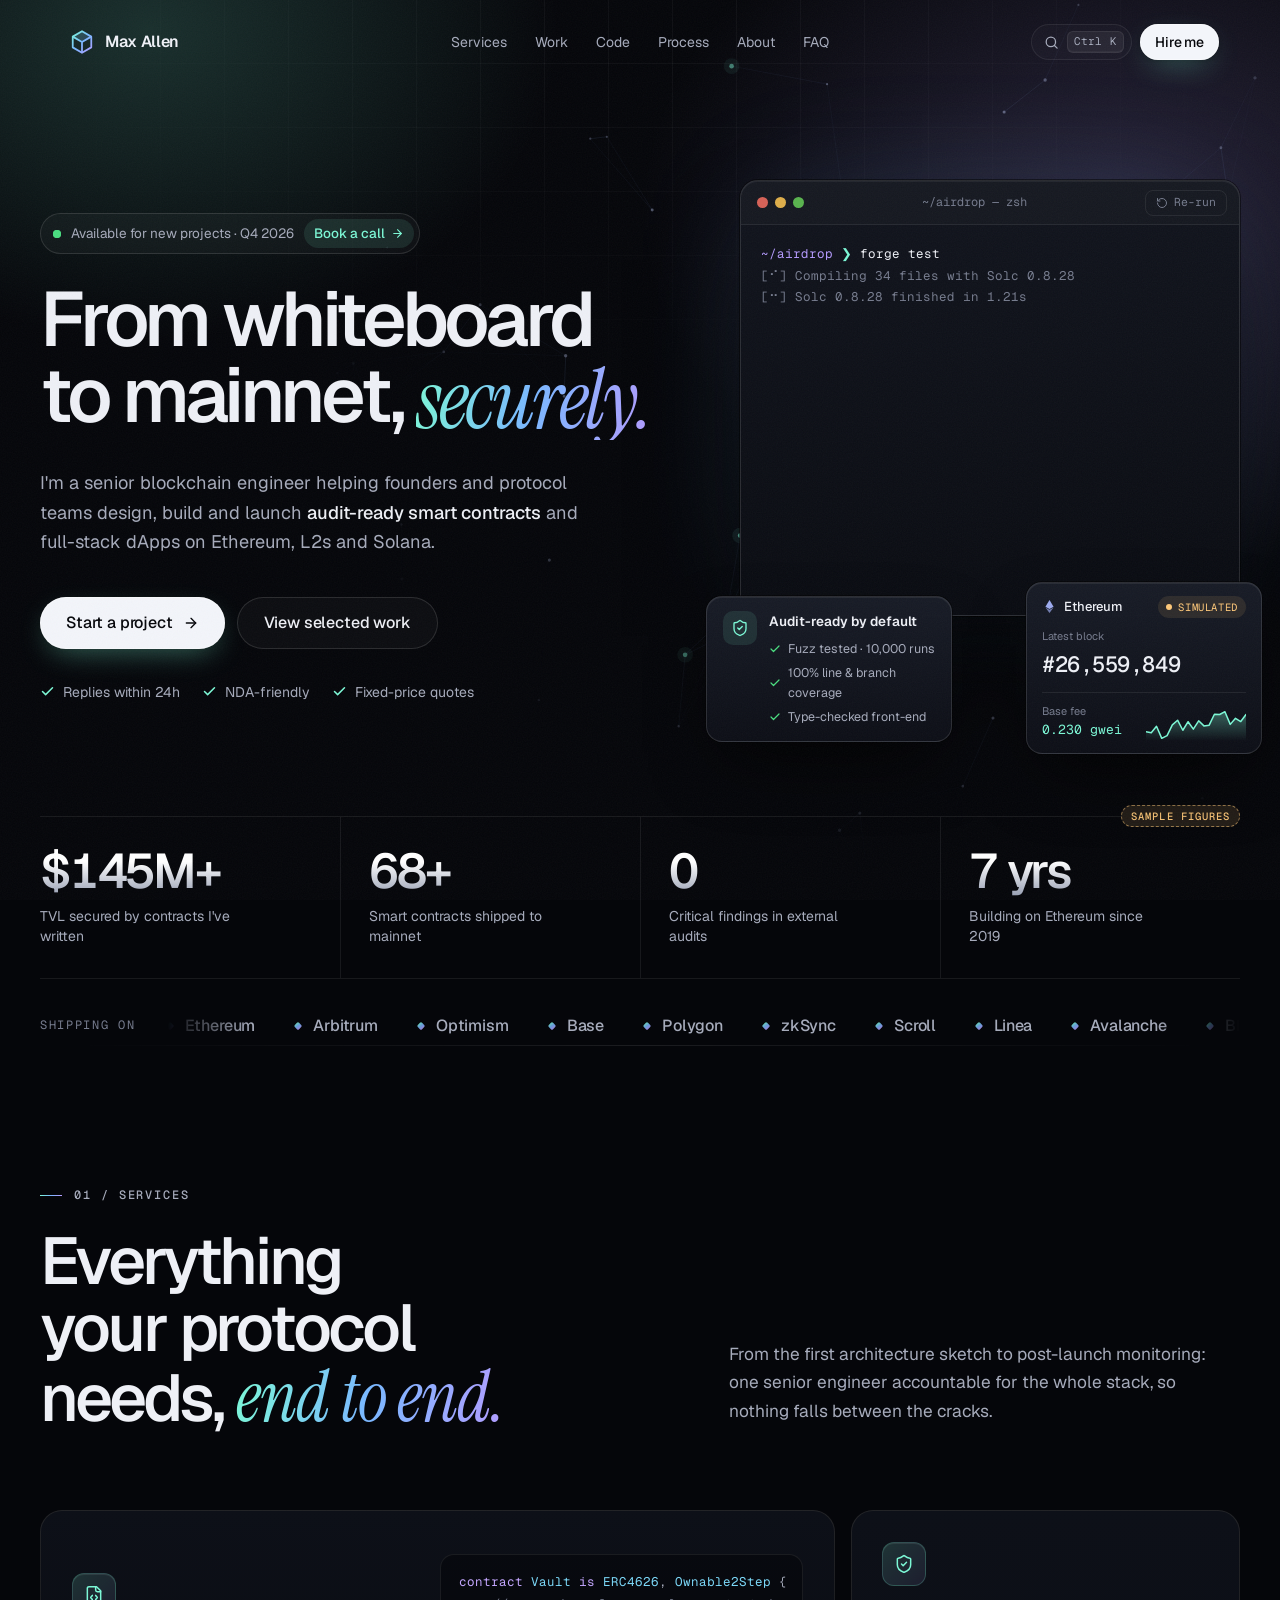
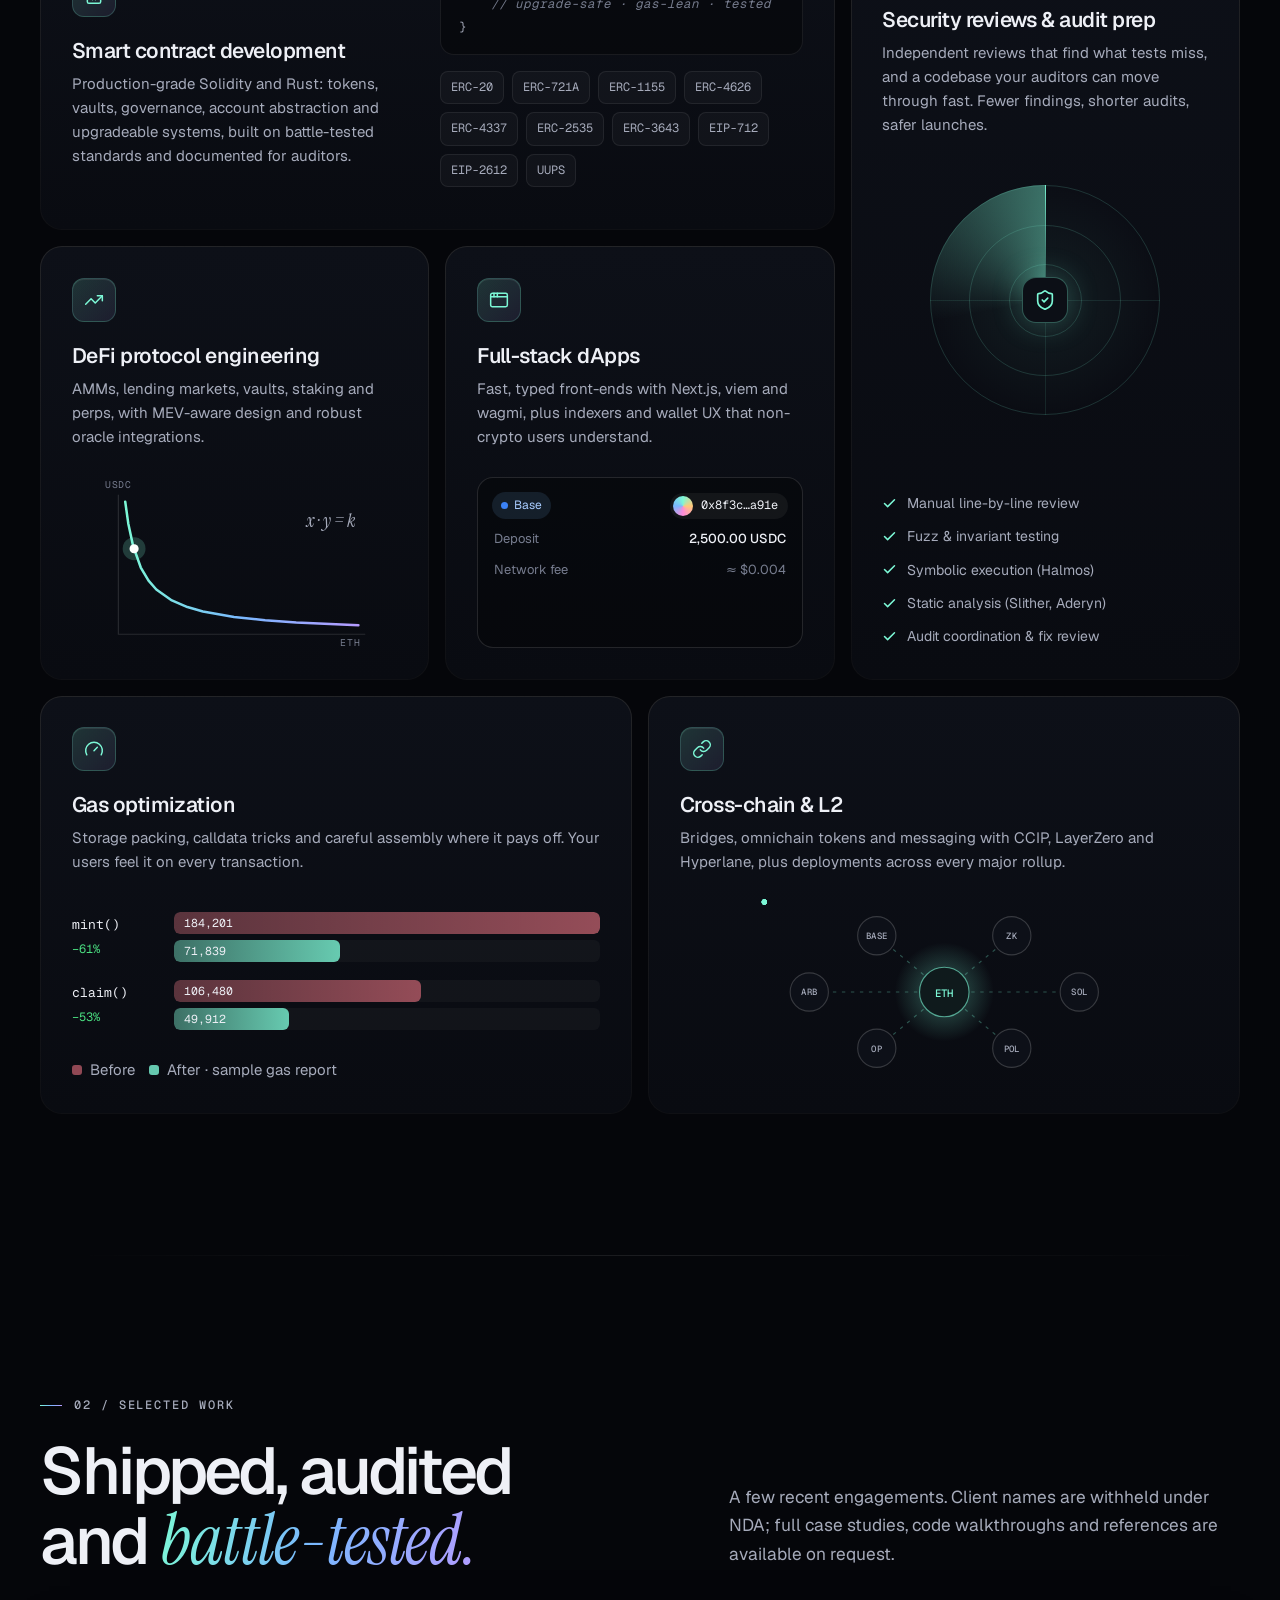
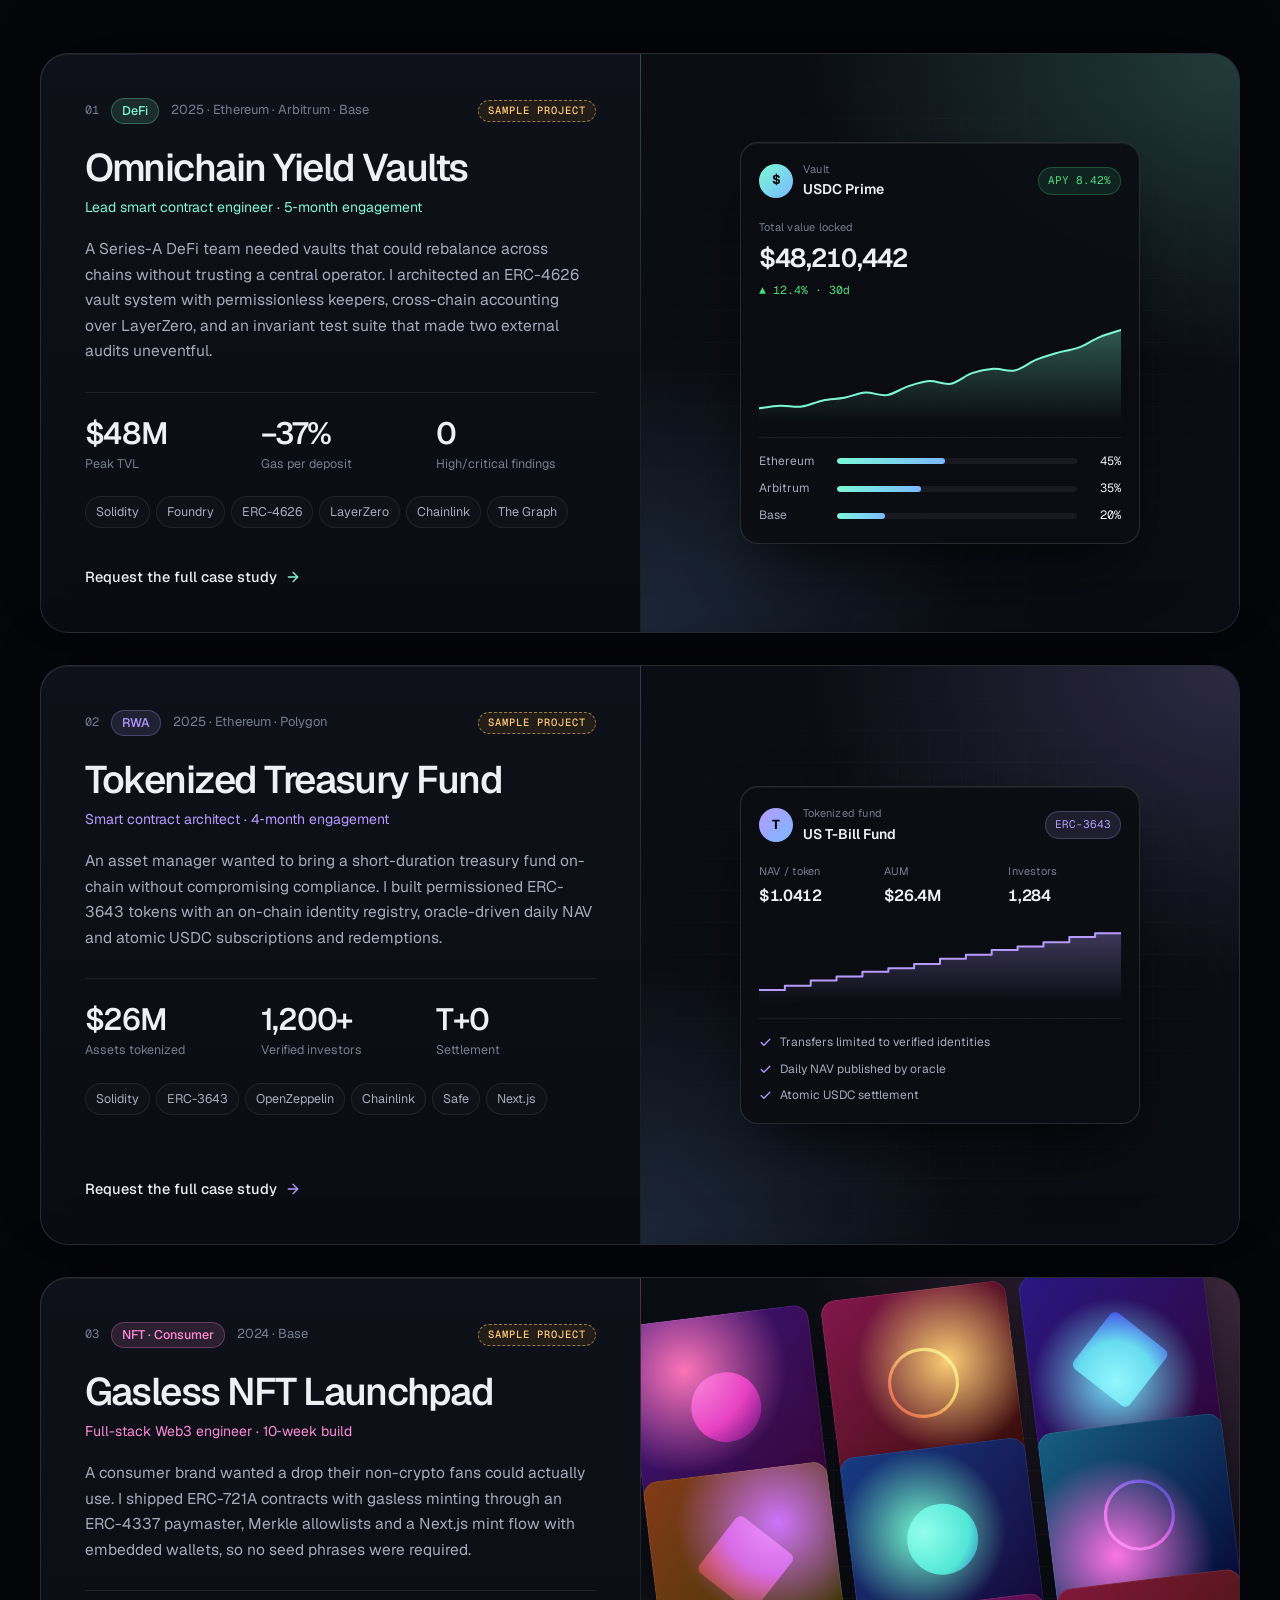
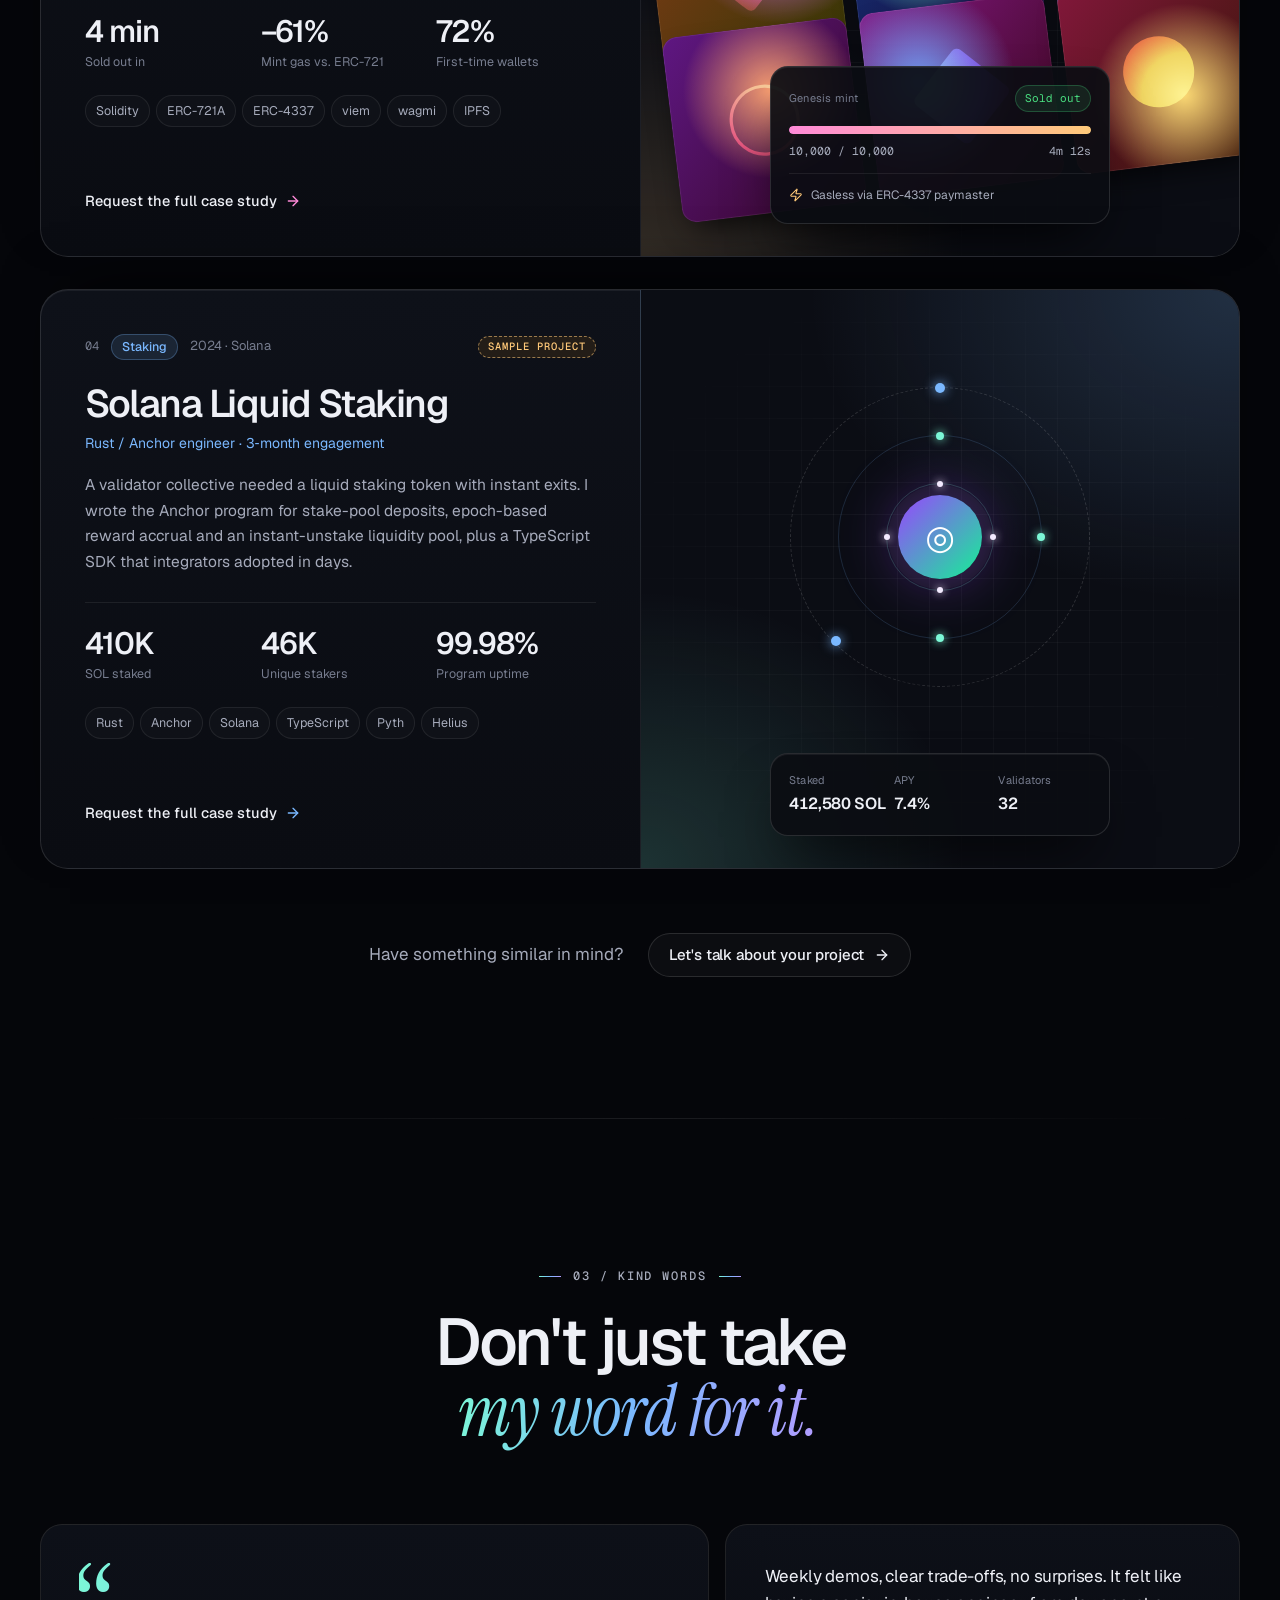
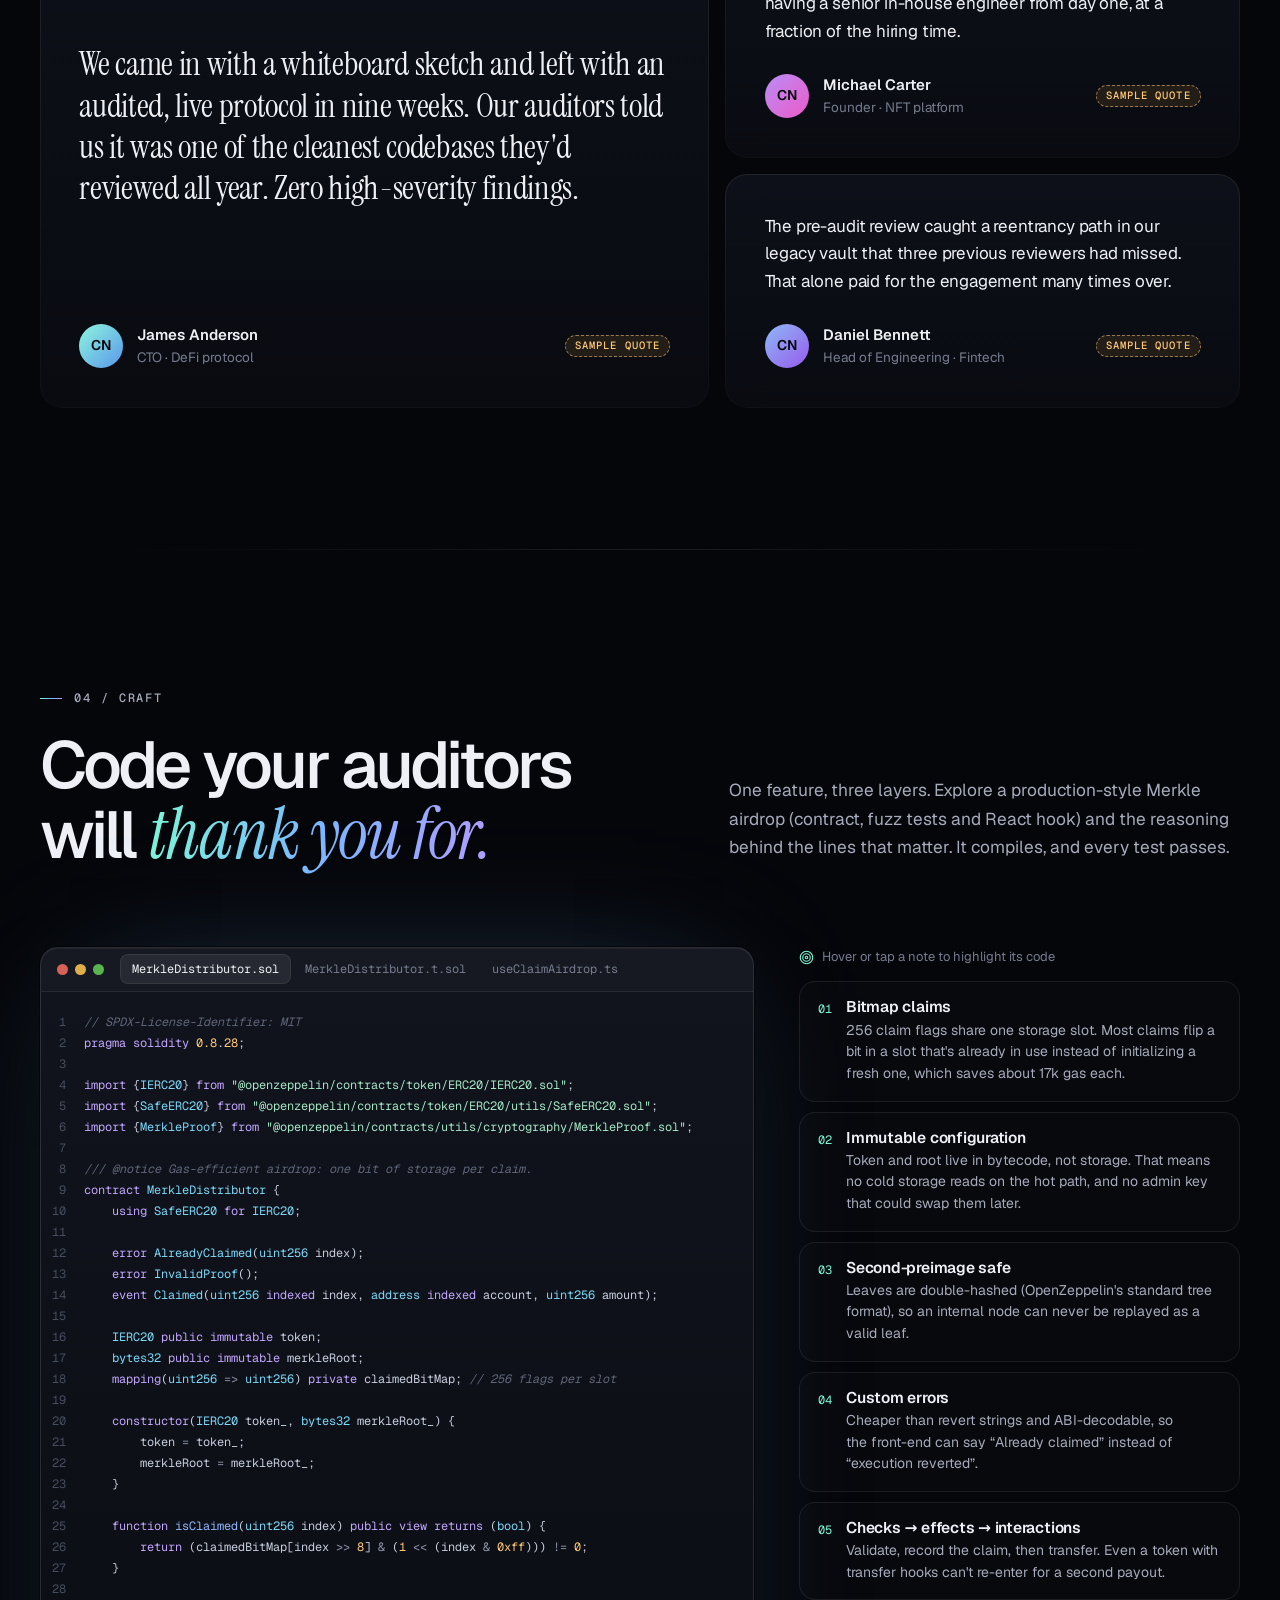
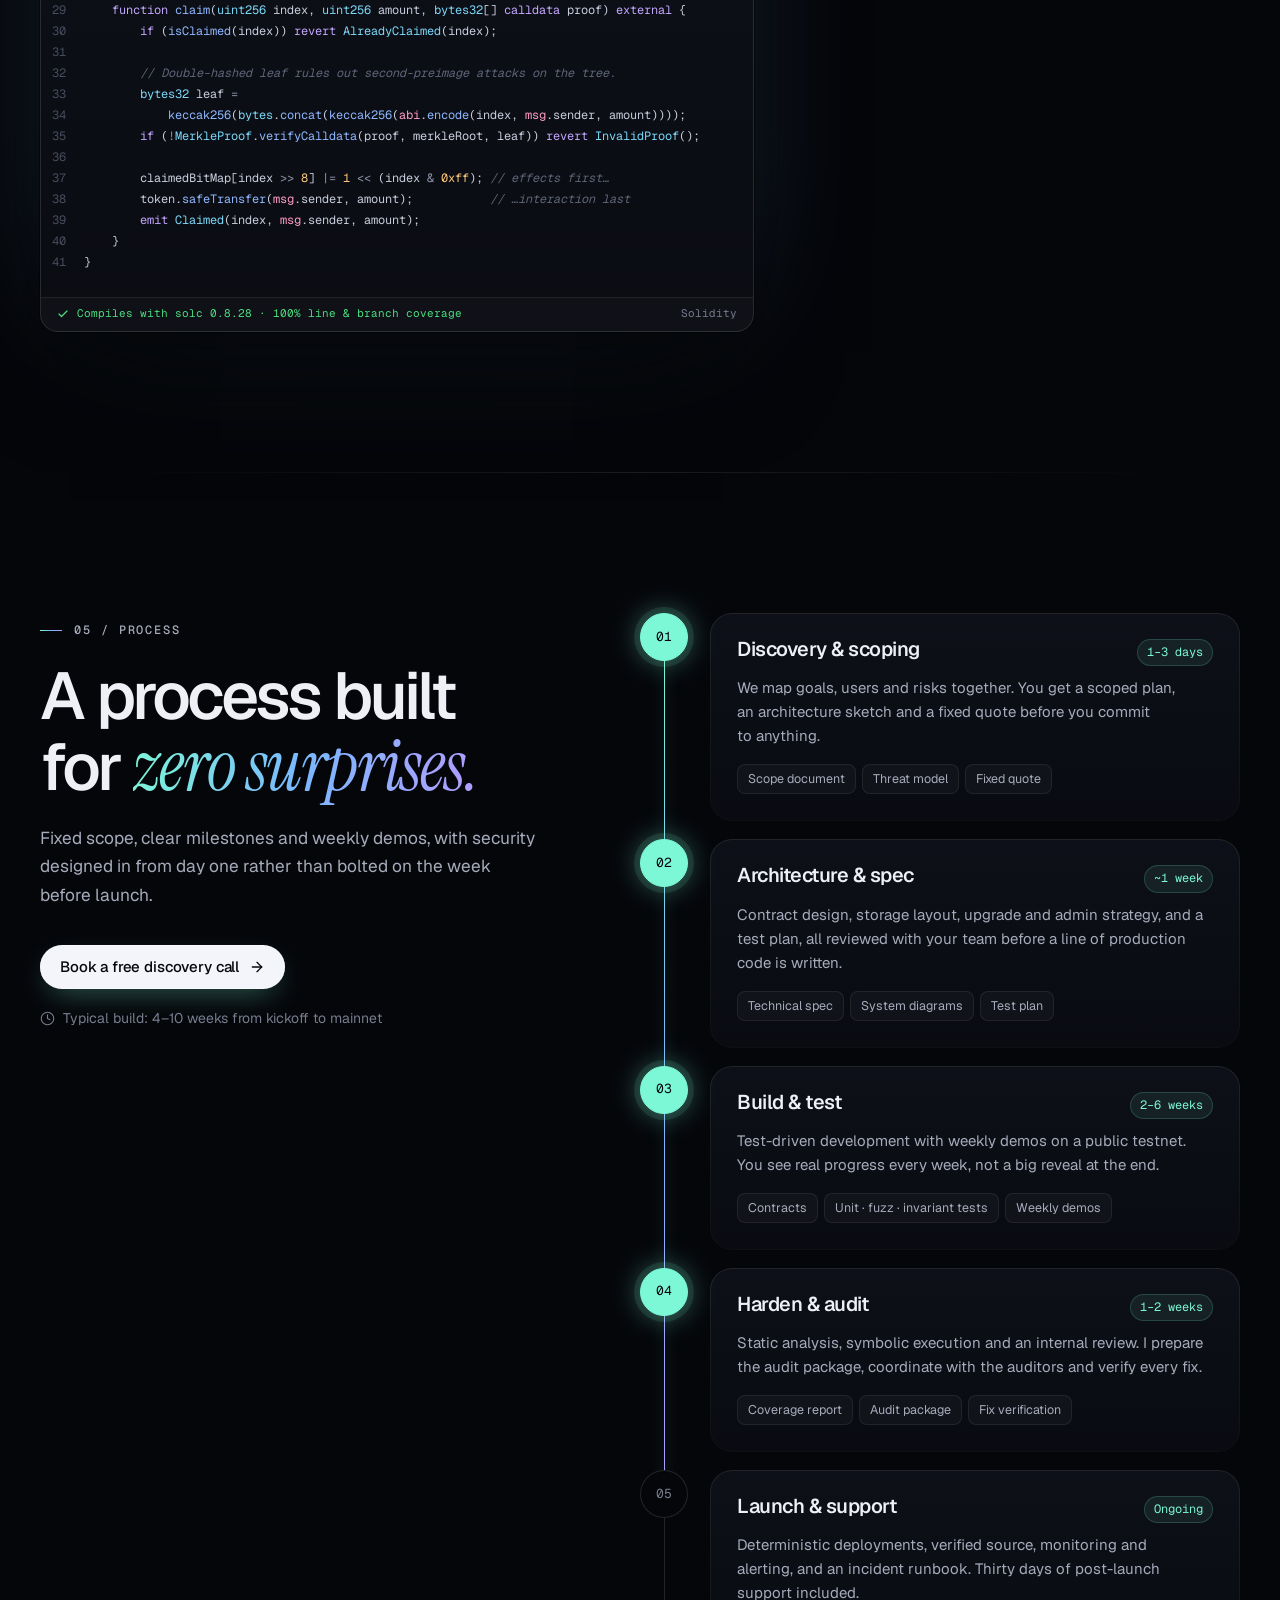
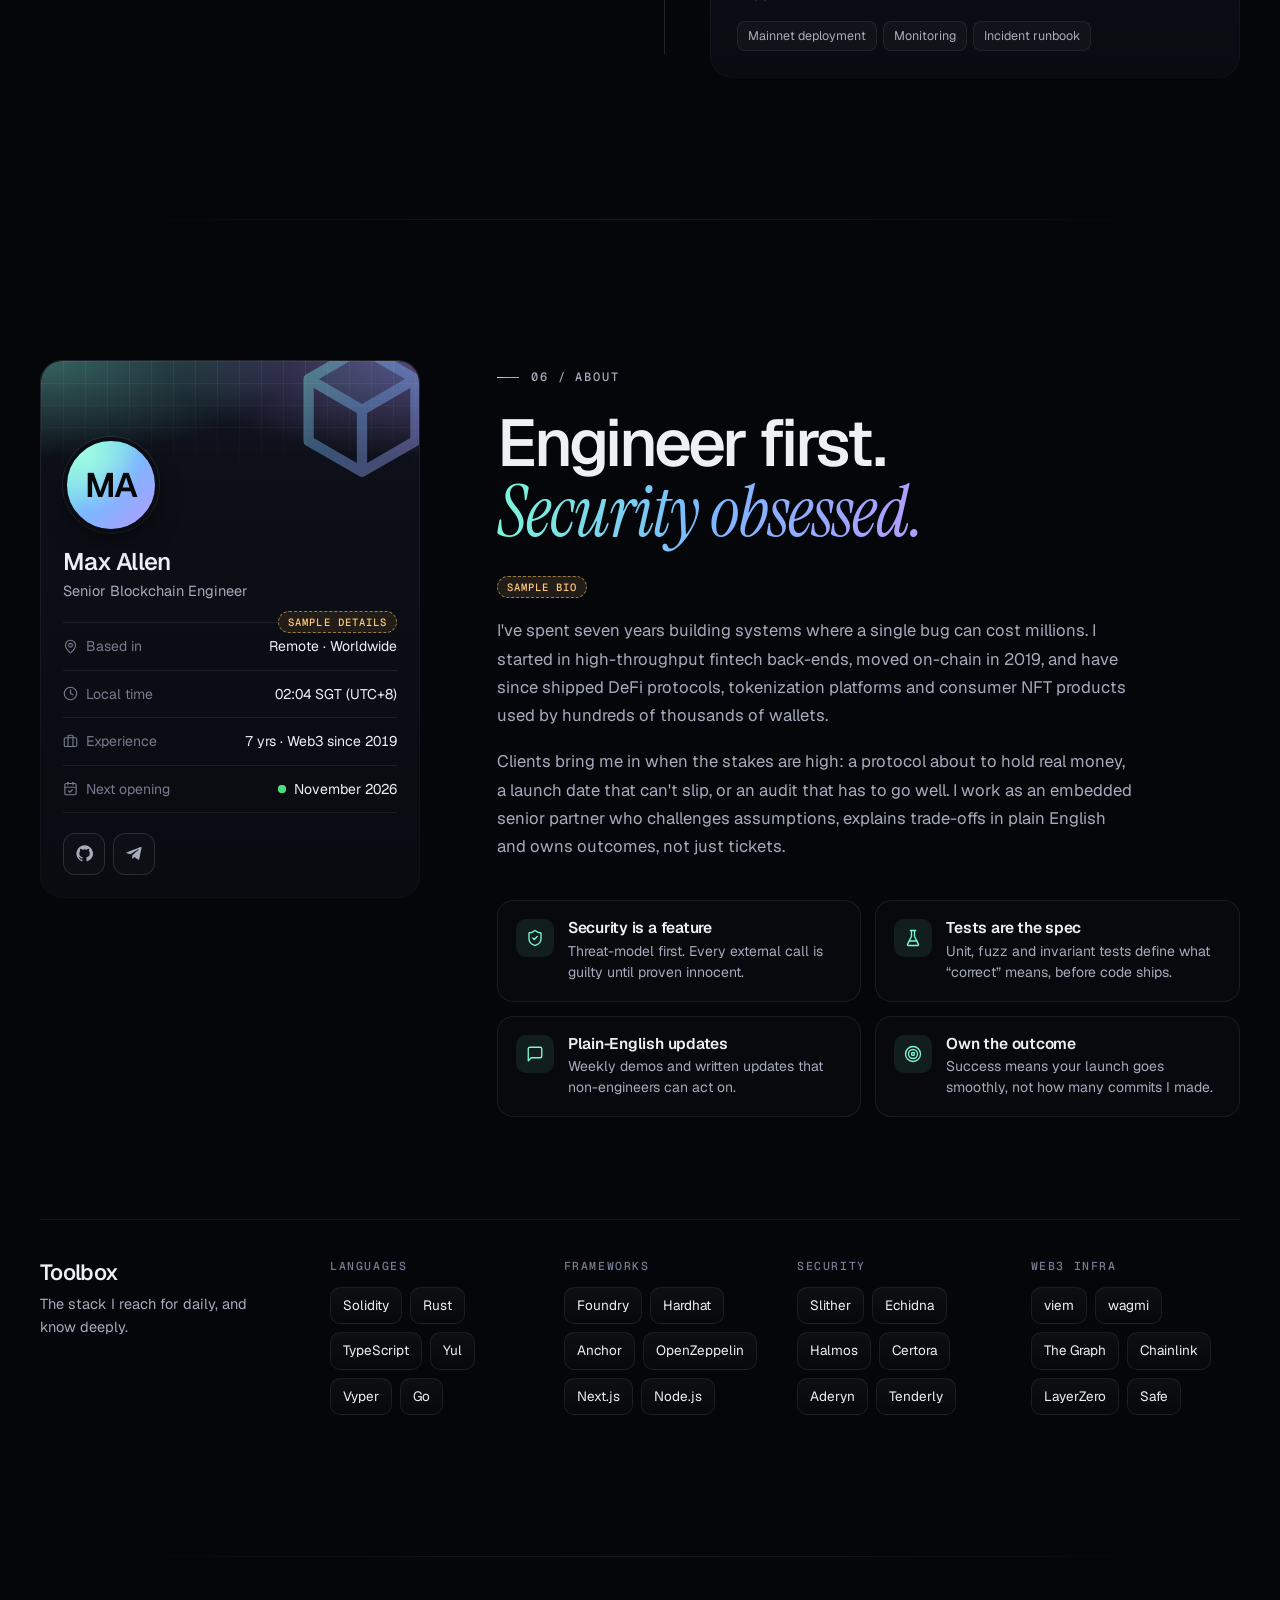
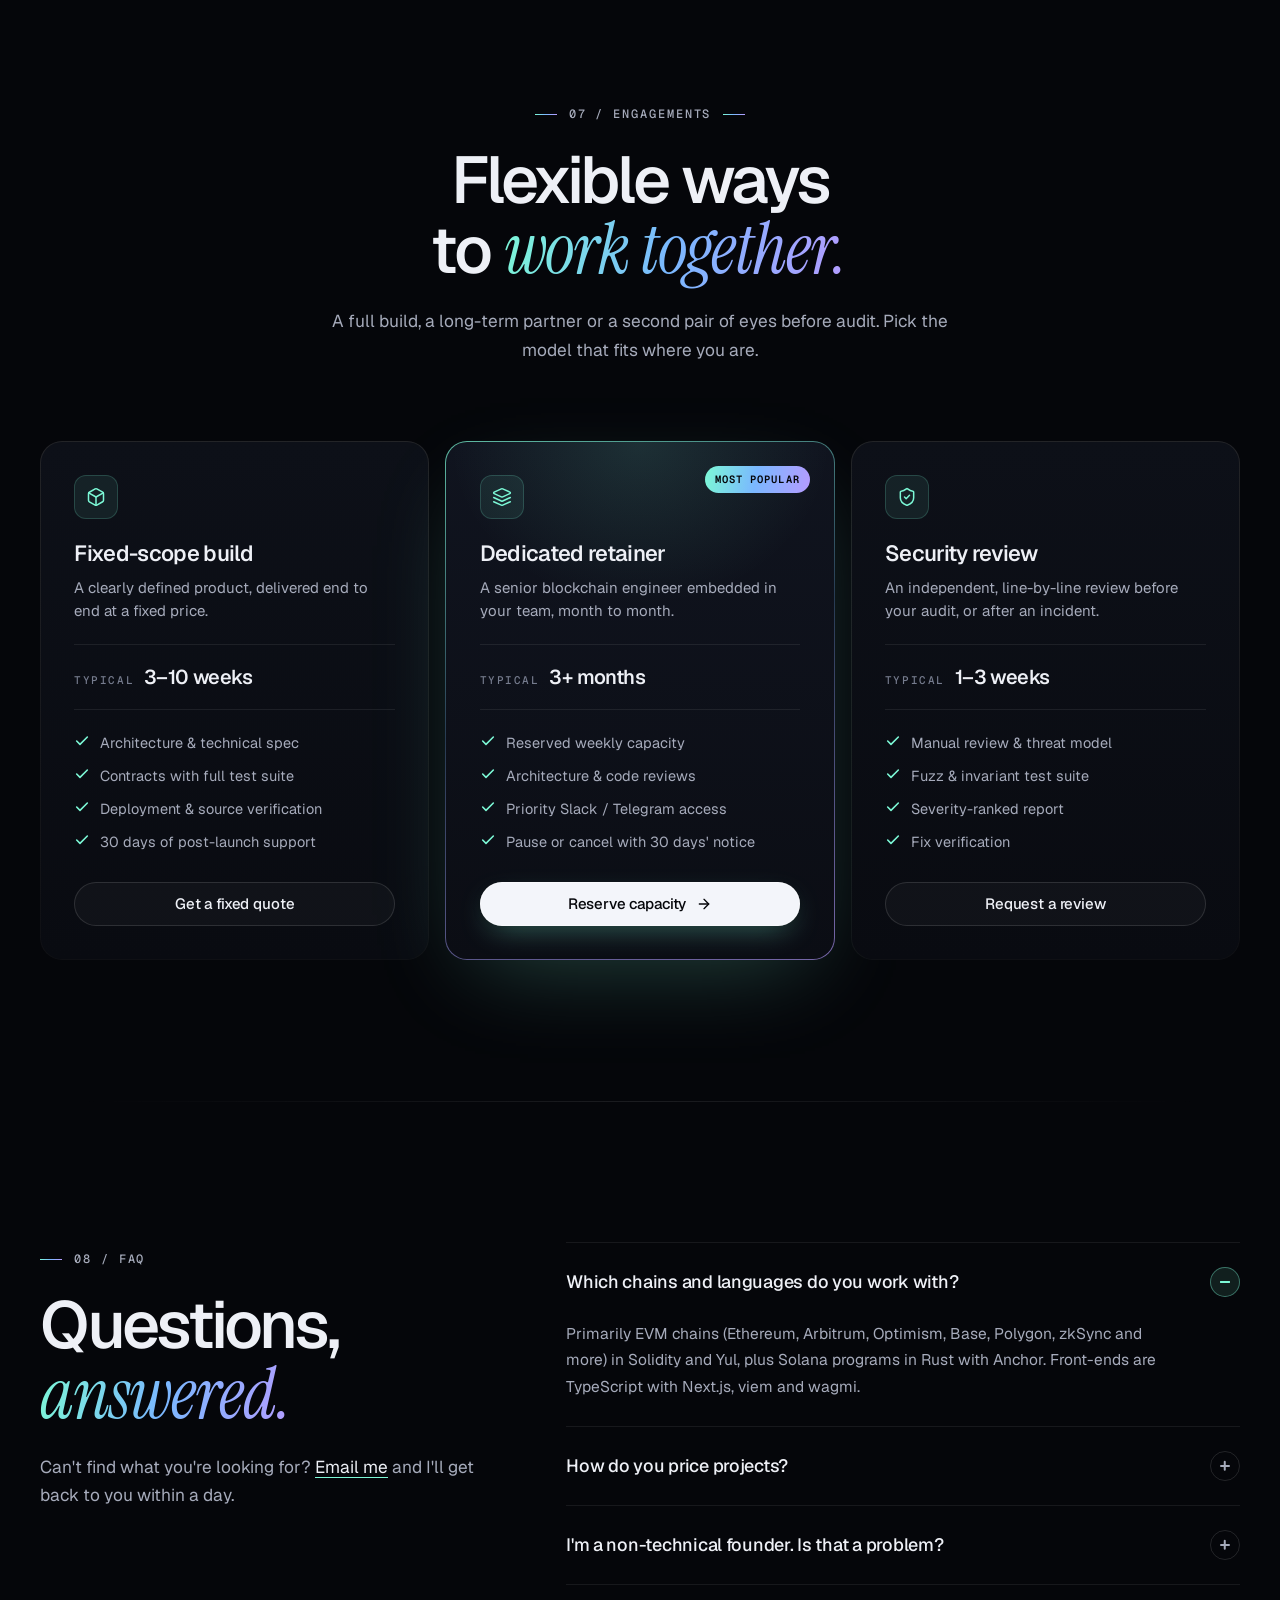
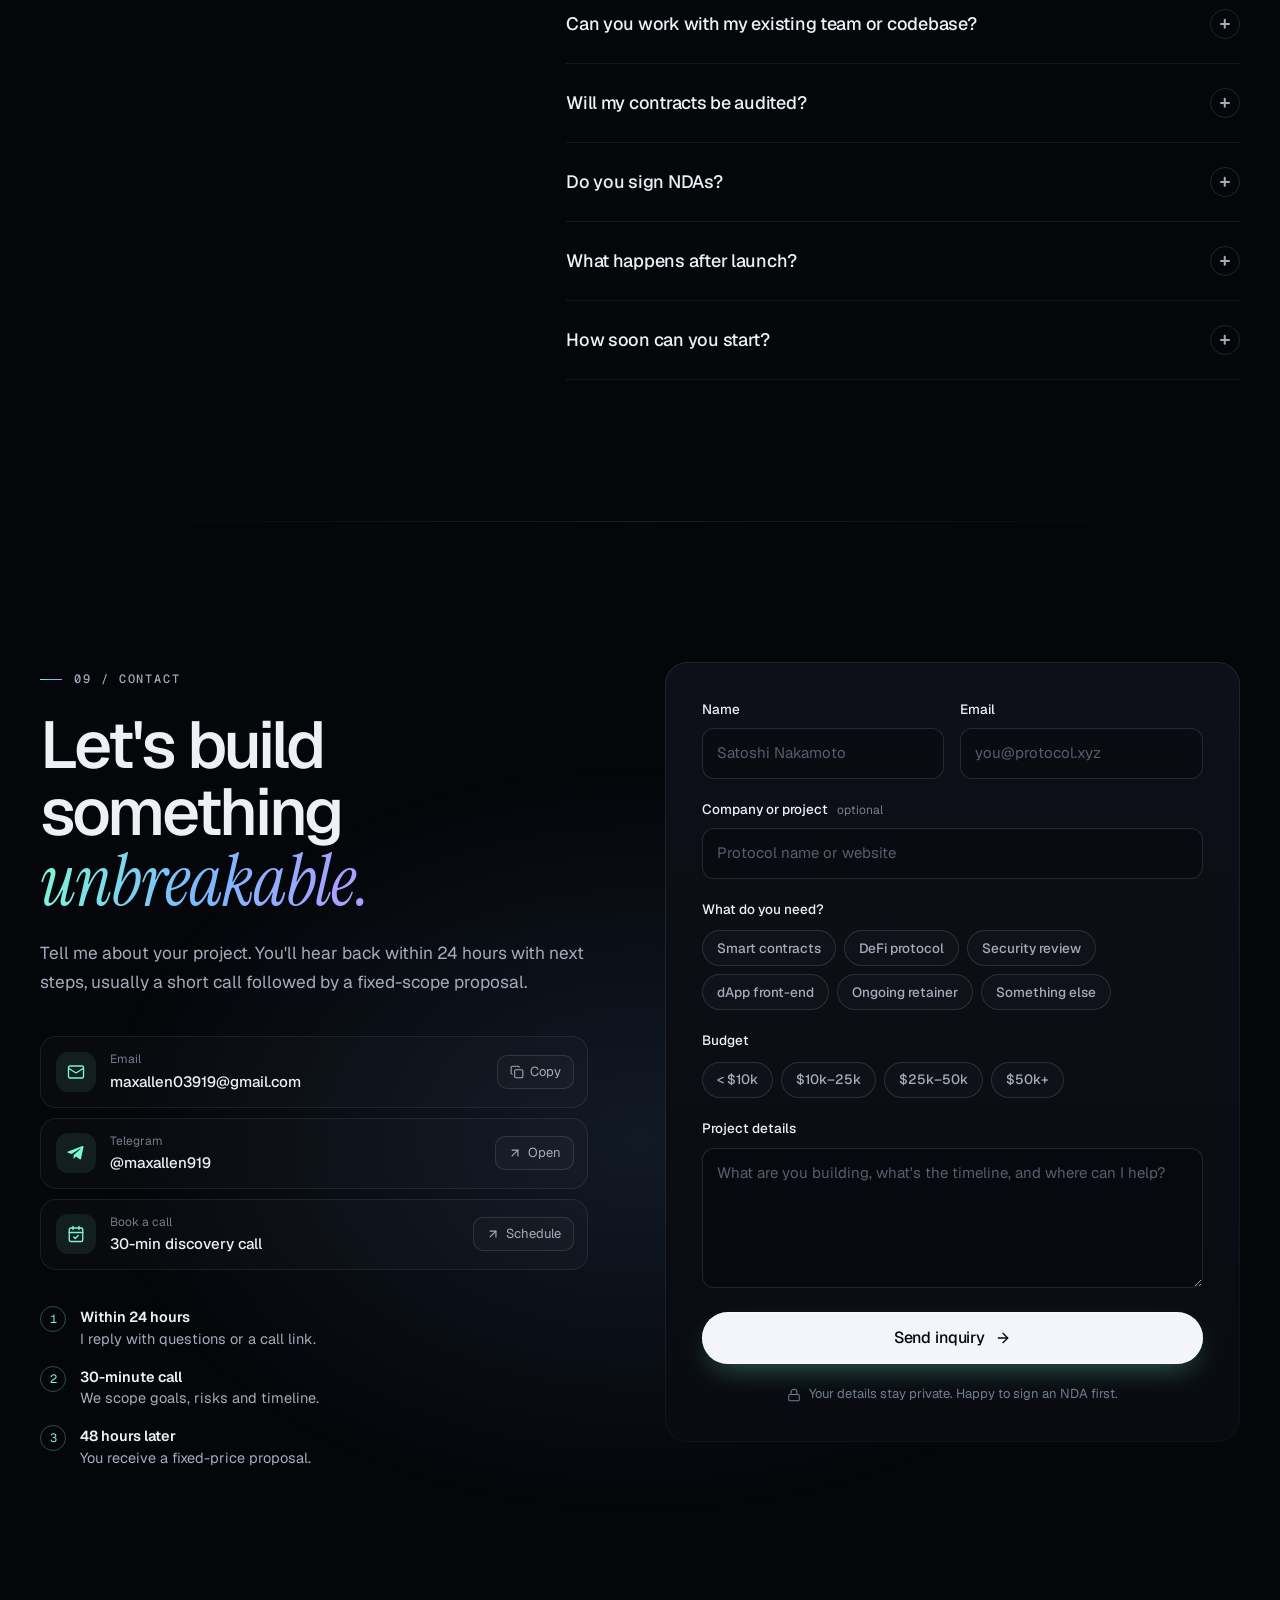
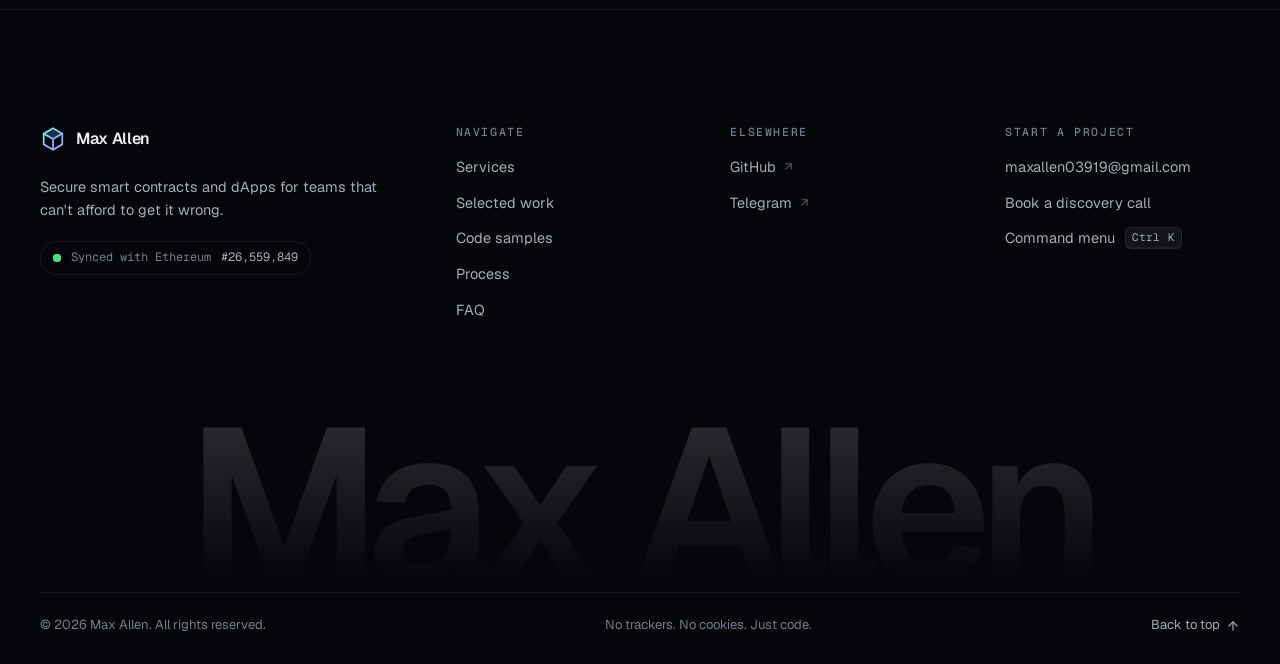
<file: index.html>
<!doctype html>
<html lang="en">
<head>
  <meta charset="utf-8">
  <meta name="viewport" content="width=device-width, initial-scale=1, viewport-fit=cover">

  <!-- EDIT: name, title and description (also update og:/twitter: tags below) -->
  <title>Max Allen — Senior Blockchain Engineer · Smart Contracts &amp; dApps</title>
  <meta name="description" content="Senior blockchain engineer helping founders and protocol teams design, build and launch secure, audit-ready smart contracts and full-stack dApps on Ethereum, L2s and Solana.">
  <meta name="author" content="Max Allen">
  <meta name="theme-color" content="#05060a">
  <meta name="color-scheme" content="dark">
  <link rel="canonical" href="https://yourdomain.com/">

  <meta property="og:type" content="website">
  <meta property="og:url" content="https://yourdomain.com/">
  <meta property="og:site_name" content="Max Allen">
  <meta property="og:title" content="Max Allen — Senior Blockchain Engineer">
  <meta property="og:description" content="Secure smart contracts and full-stack dApps, from whiteboard to mainnet. Available for new projects.">
  <meta property="og:image" content="https://yourdomain.com/assets/img/og-image.png">
  <meta property="og:image:width" content="1200">
  <meta property="og:image:height" content="630">
  <meta property="og:image:alt" content="Max Allen — Senior Blockchain Engineer. From whiteboard to mainnet, securely.">
  <meta name="twitter:card" content="summary_large_image">
  <meta name="twitter:title" content="Max Allen — Senior Blockchain Engineer">
  <meta name="twitter:description" content="Secure smart contracts and full-stack dApps, from whiteboard to mainnet.">
  <meta name="twitter:image" content="https://yourdomain.com/assets/img/og-image.png">

  <link rel="icon" href="assets/img/favicon.svg" type="image/svg+xml">
  <link rel="apple-touch-icon" href="assets/img/apple-touch-icon.png">
  <link rel="manifest" href="site.webmanifest">

  <!-- Self-hosted fonts (Geist, Geist Mono, Instrument Serif · SIL OFL): no third-party requests -->
  <link rel="preload" href="assets/fonts/geist-latin.woff2" as="font" type="font/woff2" crossorigin>
  <link rel="preload" href="assets/fonts/instrument-serif-italic-latin.woff2" as="font" type="font/woff2" crossorigin>
  <link rel="stylesheet" href="assets/css/style.css">

  <script>
    // Scroll-reveal styles apply only when JS runs; content falls back to static if the main script never loads.
    document.documentElement.classList.add('js');
    setTimeout(function () { if (!window.__portfolioReady) document.documentElement.classList.remove('js'); }, 4000);
  </script>

  <!-- EDIT: structured data for search engines -->
  <script type="application/ld+json">
  {
    "@context": "https://schema.org",
    "@type": "Person",
    "name": "Max Allen",
    "jobTitle": "Senior Blockchain Engineer",
    "url": "https://yourdomain.com/",
    "image": "https://yourdomain.com/assets/img/og-image.png",
    "email": "mailto:maxallen03919@gmail.com",
    "sameAs": [
      "https://github.com/maxallen687",
      "https://t.me/maxallen919"
    ],
    "knowsAbout": ["Solidity", "Smart contracts", "Smart contract security", "DeFi", "Ethereum", "Layer 2", "Solana", "Rust", "TypeScript", "Web3"]
  }
  </script>
</head>

<body>
  <!-- Icon sprite -->
  <svg width="0" height="0" style="position:absolute" aria-hidden="true" focusable="false">
    <defs>
      <linearGradient id="brand-grad" x1="3" y1="3" x2="29" y2="29" gradientUnits="userSpaceOnUse">
        <stop offset="0" stop-color="#7cf8d6"/><stop offset=".5" stop-color="#7ab8ff"/><stop offset="1" stop-color="#b59bff"/>
      </linearGradient>
    </defs>
    <symbol id="i-logo" viewBox="0 0 32 32"><path d="M16 2.8 27.4 9.4v13.2L16 29.2 4.6 22.6V9.4Z" fill="none" stroke="url(#brand-grad)" stroke-width="2.2" stroke-linejoin="round"/><path d="M4.6 9.4 16 16l11.4-6.6M16 16v13.2" fill="none" stroke="url(#brand-grad)" stroke-width="2.2" stroke-linejoin="round"/><path d="M16 2.8 27.4 9.4 16 16 4.6 9.4Z" fill="url(#brand-grad)" opacity=".22"/></symbol>
    <symbol id="i-arrow" viewBox="0 0 24 24" fill="none" stroke="currentColor" stroke-width="2" stroke-linecap="round" stroke-linejoin="round"><path d="M5 12h14"/><path d="m12 5 7 7-7 7"/></symbol>
    <symbol id="i-arrow-up-right" viewBox="0 0 24 24" fill="none" stroke="currentColor" stroke-width="2" stroke-linecap="round" stroke-linejoin="round"><path d="M7 7h10v10"/><path d="M7 17 17 7"/></symbol>
    <symbol id="i-check" viewBox="0 0 24 24" fill="none" stroke="currentColor" stroke-width="2.4" stroke-linecap="round" stroke-linejoin="round"><path d="M20 6 9 17l-5-5"/></symbol>
    <symbol id="i-shield" viewBox="0 0 24 24" fill="none" stroke="currentColor" stroke-width="1.8" stroke-linecap="round" stroke-linejoin="round"><path d="M20 13c0 5-3.5 7.5-7.66 8.95a1 1 0 0 1-.67-.01C7.5 20.5 4 18 4 13V6a1 1 0 0 1 1-1c2 0 4.5-1.2 6.24-2.72a1.17 1.17 0 0 1 1.52 0C14.51 3.81 17 5 19 5a1 1 0 0 1 1 1z"/><path d="m9 12 2 2 4-4"/></symbol>
    <symbol id="i-file-code" viewBox="0 0 24 24" fill="none" stroke="currentColor" stroke-width="1.8" stroke-linecap="round" stroke-linejoin="round"><path d="M15 2H6a2 2 0 0 0-2 2v16a2 2 0 0 0 2 2h12a2 2 0 0 0 2-2V7z"/><path d="M14 2v4a2 2 0 0 0 2 2h4"/><path d="m10 12.5-2 2.5 2 2.5"/><path d="m14 12.5 2 2.5-2 2.5"/></symbol>
    <symbol id="i-trending" viewBox="0 0 24 24" fill="none" stroke="currentColor" stroke-width="1.8" stroke-linecap="round" stroke-linejoin="round"><path d="M22 7 13.5 15.5 8.5 10.5 2 17"/><path d="M16 7h6v6"/></symbol>
    <symbol id="i-window" viewBox="0 0 24 24" fill="none" stroke="currentColor" stroke-width="1.8" stroke-linecap="round" stroke-linejoin="round"><rect x="2" y="4" width="20" height="16" rx="2"/><path d="M2 8h20"/><path d="M6 4v4"/><path d="M10 4v4"/></symbol>
    <symbol id="i-gauge" viewBox="0 0 24 24" fill="none" stroke="currentColor" stroke-width="1.8" stroke-linecap="round" stroke-linejoin="round"><path d="m12 14 4-4"/><path d="M3.34 19a10 10 0 1 1 17.32 0"/></symbol>
    <symbol id="i-link" viewBox="0 0 24 24" fill="none" stroke="currentColor" stroke-width="1.8" stroke-linecap="round" stroke-linejoin="round"><path d="M10 13a5 5 0 0 0 7.54.54l3-3a5 5 0 0 0-7.07-7.07l-1.72 1.71"/><path d="M14 11a5 5 0 0 0-7.54-.54l-3 3a5 5 0 0 0 7.07 7.07l1.71-1.71"/></symbol>
    <symbol id="i-mail" viewBox="0 0 24 24" fill="none" stroke="currentColor" stroke-width="1.8" stroke-linecap="round" stroke-linejoin="round"><rect width="20" height="16" x="2" y="4" rx="2"/><path d="m22 7-8.97 5.7a1.94 1.94 0 0 1-2.06 0L2 7"/></symbol>
    <symbol id="i-send" viewBox="0 0 24 24" fill="none" stroke="currentColor" stroke-width="1.8" stroke-linecap="round" stroke-linejoin="round"><path d="M14.54 21.69a.5.5 0 0 0 .94-.03l6.5-19a.5.5 0 0 0-.64-.63l-19 6.5a.5.5 0 0 0-.02.93l7.93 3.18a2 2 0 0 1 1.11 1.11z"/><path d="m21.85 2.15-10.94 10.94"/></symbol>
    <symbol id="i-calendar" viewBox="0 0 24 24" fill="none" stroke="currentColor" stroke-width="1.8" stroke-linecap="round" stroke-linejoin="round"><path d="M8 2v4"/><path d="M16 2v4"/><rect width="18" height="18" x="3" y="4" rx="2"/><path d="M3 10h18"/><path d="m9 16 2 2 4-4"/></symbol>
    <symbol id="i-search" viewBox="0 0 24 24" fill="none" stroke="currentColor" stroke-width="2" stroke-linecap="round" stroke-linejoin="round"><circle cx="11" cy="11" r="7.5"/><path d="m21 21-4.3-4.3"/></symbol>
    <symbol id="i-copy" viewBox="0 0 24 24" fill="none" stroke="currentColor" stroke-width="1.8" stroke-linecap="round" stroke-linejoin="round"><rect width="14" height="14" x="8" y="8" rx="2"/><path d="M4 16c-1.1 0-2-.9-2-2V4c0-1.1.9-2 2-2h10c1.1 0 2 .9 2 2"/></symbol>
    <symbol id="i-lock" viewBox="0 0 24 24" fill="none" stroke="currentColor" stroke-width="1.8" stroke-linecap="round" stroke-linejoin="round"><rect width="18" height="11" x="3" y="11" rx="2"/><path d="M7 11V7a5 5 0 0 1 10 0v4"/></symbol>
    <symbol id="i-replay" viewBox="0 0 24 24" fill="none" stroke="currentColor" stroke-width="2" stroke-linecap="round" stroke-linejoin="round"><path d="M3 12a9 9 0 1 0 9-9 9.75 9.75 0 0 0-6.74 2.74L3 8"/><path d="M3 3v5h5"/></symbol>
    <symbol id="i-clock" viewBox="0 0 24 24" fill="none" stroke="currentColor" stroke-width="1.8" stroke-linecap="round" stroke-linejoin="round"><circle cx="12" cy="12" r="10"/><path d="M12 6v6l4 2"/></symbol>
    <symbol id="i-pin" viewBox="0 0 24 24" fill="none" stroke="currentColor" stroke-width="1.8" stroke-linecap="round" stroke-linejoin="round"><path d="M20 10c0 5-5.54 10.19-7.4 11.8a1 1 0 0 1-1.2 0C9.54 20.19 4 15 4 10a8 8 0 0 1 16 0"/><circle cx="12" cy="10" r="3"/></symbol>
    <symbol id="i-target" viewBox="0 0 24 24" fill="none" stroke="currentColor" stroke-width="1.8" stroke-linecap="round" stroke-linejoin="round"><circle cx="12" cy="12" r="10"/><circle cx="12" cy="12" r="6"/><circle cx="12" cy="12" r="2"/></symbol>
    <symbol id="i-flask" viewBox="0 0 24 24" fill="none" stroke="currentColor" stroke-width="1.8" stroke-linecap="round" stroke-linejoin="round"><path d="M10 2v7.53a2 2 0 0 1-.21.9L4.72 20.55a1 1 0 0 0 .9 1.45h12.76a1 1 0 0 0 .9-1.45l-5.07-10.12A2 2 0 0 1 14 9.53V2"/><path d="M8.5 2h7"/><path d="M7 16h10"/></symbol>
    <symbol id="i-message" viewBox="0 0 24 24" fill="none" stroke="currentColor" stroke-width="1.8" stroke-linecap="round" stroke-linejoin="round"><path d="M21 15a2 2 0 0 1-2 2H7l-4 4V5a2 2 0 0 1 2-2h14a2 2 0 0 1 2 2z"/></symbol>
    <symbol id="i-user" viewBox="0 0 24 24" fill="none" stroke="currentColor" stroke-width="1.8" stroke-linecap="round" stroke-linejoin="round"><circle cx="12" cy="8" r="5"/><path d="M20 21a8 8 0 0 0-16 0"/></symbol>
    <symbol id="i-box" viewBox="0 0 24 24" fill="none" stroke="currentColor" stroke-width="1.8" stroke-linecap="round" stroke-linejoin="round"><path d="M21 8a2 2 0 0 0-1-1.73l-7-4a2 2 0 0 0-2 0l-7 4A2 2 0 0 0 3 8v8a2 2 0 0 0 1 1.73l7 4a2 2 0 0 0 2 0l7-4A2 2 0 0 0 21 16Z"/><path d="m3.3 7 8.7 5 8.7-5"/><path d="M12 22V12"/></symbol>
    <symbol id="i-layers" viewBox="0 0 24 24" fill="none" stroke="currentColor" stroke-width="1.8" stroke-linecap="round" stroke-linejoin="round"><path d="M12.83 2.18a2 2 0 0 0-1.66 0L2.6 6.08a1 1 0 0 0 0 1.83l8.58 3.91a2 2 0 0 0 1.66 0l8.58-3.9a1 1 0 0 0 0-1.83Z"/><path d="m22 17.65-9.17 4.16a2 2 0 0 1-1.66 0L2 17.65"/><path d="m22 12.65-9.17 4.16a2 2 0 0 1-1.66 0L2 12.65"/></symbol>
    <symbol id="i-route" viewBox="0 0 24 24" fill="none" stroke="currentColor" stroke-width="1.8" stroke-linecap="round" stroke-linejoin="round"><circle cx="6" cy="19" r="3"/><path d="M9 19h8.5a3.5 3.5 0 0 0 0-7h-11a3.5 3.5 0 0 1 0-7H15"/><circle cx="18" cy="5" r="3"/></symbol>
    <symbol id="i-help" viewBox="0 0 24 24" fill="none" stroke="currentColor" stroke-width="1.8" stroke-linecap="round" stroke-linejoin="round"><circle cx="12" cy="12" r="10"/><path d="M9.09 9a3 3 0 0 1 5.83 1c0 2-3 3-3 3"/><path d="M12 17h.01"/></symbol>
    <symbol id="i-briefcase" viewBox="0 0 24 24" fill="none" stroke="currentColor" stroke-width="1.8" stroke-linecap="round" stroke-linejoin="round"><path d="M16 20V4a2 2 0 0 0-2-2h-4a2 2 0 0 0-2 2v16"/><rect width="20" height="14" x="2" y="6" rx="2"/></symbol>
    <symbol id="i-enter" viewBox="0 0 24 24" fill="none" stroke="currentColor" stroke-width="2" stroke-linecap="round" stroke-linejoin="round"><path d="m9 10-5 5 5 5"/><path d="M20 4v7a4 4 0 0 1-4 4H4"/></symbol>
    <symbol id="i-zap" viewBox="0 0 24 24" fill="none" stroke="currentColor" stroke-width="1.8" stroke-linecap="round" stroke-linejoin="round"><path d="M4 14a1 1 0 0 1-.78-1.63l9.9-10.2a.5.5 0 0 1 .86.46l-1.92 6.02A1 1 0 0 0 13 10h7a1 1 0 0 1 .78 1.63l-9.9 10.2a.5.5 0 0 1-.86-.46l1.92-6.02A1 1 0 0 0 11 14z"/></symbol>
    <symbol id="i-github" viewBox="0 0 24 24"><path fill="currentColor" d="M12 .5A11.5 11.5 0 0 0 8.36 22.9c.58.1.79-.25.79-.56v-2c-3.2.7-3.87-1.37-3.87-1.37-.52-1.33-1.28-1.68-1.28-1.68-1.04-.71.08-.7.08-.7 1.15.08 1.76 1.19 1.76 1.19 1.03 1.76 2.69 1.25 3.35.96.1-.75.4-1.25.73-1.54-2.55-.29-5.24-1.28-5.24-5.69 0-1.26.45-2.29 1.19-3.1-.12-.29-.52-1.46.11-3.05 0 0 .97-.31 3.17 1.18a11 11 0 0 1 5.77 0c2.2-1.49 3.17-1.18 3.17-1.18.63 1.59.23 2.76.11 3.05.74.81 1.19 1.84 1.19 3.1 0 4.42-2.69 5.39-5.25 5.68.41.36.78 1.06.78 2.14v3.17c0 .31.21.67.8.56A11.5 11.5 0 0 0 12 .5Z"/></symbol>
    <symbol id="i-telegram" viewBox="0 0 24 24"><path fill="currentColor" d="M21.94 4.3 18.7 19.6c-.24 1.08-.88 1.35-1.79.84l-4.94-3.64-2.38 2.29c-.26.26-.48.48-.99.48l.35-5.02 9.14-8.26c.4-.35-.09-.55-.61-.2L6.18 13.2l-4.87-1.53c-1.06-.33-1.08-1.06.22-1.57L20.55 2.8c.88-.33 1.65.2 1.39 1.5"/></symbol>
    <symbol id="i-eth" viewBox="0 0 24 24"><path fill="currentColor" d="M11.99 1.5 5.5 12.26l6.49 3.84 6.5-3.84z" opacity=".95"/><path fill="currentColor" d="m5.5 13.5 6.49 9 6.51-9-6.51 3.84z" opacity=".65"/></symbol>
  </svg>

  <a class="skip-link" href="#main">Skip to content</a>
  <div class="grain" aria-hidden="true"></div>

  <!-- ============================== NAV ============================== -->
  <header class="nav" id="nav">
    <div class="nav__inner">
      <a class="brand" href="#top" aria-label="Max Allen — back to top">
        <svg class="brand__mark" aria-hidden="true"><use href="#i-logo"/></svg>
        <!-- EDIT: your name (or ENS handle) -->
        <span class="brand__name">Max Allen</span>
      </a>

      <nav class="nav__links" aria-label="Primary">
        <a href="#services">Services</a>
        <a href="#work">Work</a>
        <a href="#craft">Code</a>
        <a href="#process">Process</a>
        <a href="#about">About</a>
        <a href="#faq">FAQ</a>
      </nav>

      <div class="nav__actions">
        <button class="kbd-btn" type="button" data-palette-open aria-keyshortcuts="Control+K Meta+K">
          <svg class="icon" aria-hidden="true"><use href="#i-search"/></svg><span class="sr-only">Open command menu</span>
          <kbd><span data-mod-key>⌘</span>K</kbd>
        </button>
        <a class="btn btn--primary btn--sm nav__cta" href="#contact">Hire me</a>
        <button class="nav__toggle" type="button" aria-expanded="false" aria-controls="mobile-menu" aria-label="Open menu">
          <span></span><span></span>
        </button>
      </div>
    </div>
  </header>

  <div class="mobile-menu" id="mobile-menu" hidden>
    <nav class="mobile-menu__links" aria-label="Mobile">
      <a href="#services"><span>01</span>Services</a>
      <a href="#work"><span>02</span>Work</a>
      <a href="#craft"><span>03</span>Code</a>
      <a href="#process"><span>04</span>Process</a>
      <a href="#about"><span>05</span>About</a>
      <a href="#faq"><span>06</span>FAQ</a>
    </nav>
    <div class="mobile-menu__foot">
      <a class="btn btn--primary btn--lg btn--block" href="#contact">Start a project <svg class="icon icon--arrow" aria-hidden="true"><use href="#i-arrow"/></svg></a>
      <p class="mobile-menu__status"><span class="status-dot" aria-hidden="true"></span>Available for new projects · Q4 2026</p>
    </div>
  </div>

  <main id="main">
    <!-- ============================== HERO ============================== -->
    <section class="hero" id="top" aria-labelledby="hero-title">
      <div class="hero__bg" aria-hidden="true">
        <div class="hero__grid"></div>
        <div class="hero__glow hero__glow--a"></div>
        <div class="hero__glow hero__glow--b"></div>
        <canvas class="hero__canvas" id="network"></canvas>
      </div>

      <div class="container hero__inner">
        <div class="hero__copy">
          <!-- EDIT: availability -->
          <a class="status-pill hero-in" href="#contact" style="--d: 0ms">
            <span class="status-dot" aria-hidden="true"></span>
            <span class="status-pill__text">Available for new projects · Q4 2026</span>
            <span class="status-pill__cta">Book a call <svg class="icon" aria-hidden="true"><use href="#i-arrow"/></svg></span>
          </a>

          <!-- EDIT: headline. Each word sits in its own span for the entrance animation; --i sets the stagger order. -->
          <h1 class="hero__title" id="hero-title"><span class="word"><span class="word__inner" style="--i: 0">From</span></span> <span class="word"><span class="word__inner" style="--i: 1">whiteboard</span></span> <span class="word"><span class="word__inner" style="--i: 2">to</span></span> <span class="word"><span class="word__inner" style="--i: 3">mainnet,</span></span> <em class="accent"><span class="word"><span class="word__inner" style="--i: 4">securely.</span></span></em></h1>

          <p class="hero__lead hero-in" style="--d: 240ms">
            I'm a senior blockchain engineer helping founders and protocol teams design, build and launch
            <strong>audit-ready smart contracts</strong> and full-stack dApps on Ethereum, L2s and Solana.
          </p>

          <div class="hero__ctas hero-in" style="--d: 330ms">
            <a class="btn btn--primary btn--lg" href="#contact" data-magnetic>
              Start a project <svg class="icon icon--arrow" aria-hidden="true"><use href="#i-arrow"/></svg>
            </a>
            <a class="btn btn--ghost btn--lg" href="#work">View selected work</a>
          </div>

          <ul class="hero__assurances hero-in" style="--d: 420ms">
            <li><svg class="icon" aria-hidden="true"><use href="#i-check"/></svg>Replies within 24h</li>
            <li><svg class="icon" aria-hidden="true"><use href="#i-check"/></svg>NDA-friendly</li>
            <li><svg class="icon" aria-hidden="true"><use href="#i-check"/></svg>Fixed-price quotes</li>
          </ul>
        </div>

        <div class="hero__visual hero-in" style="--d: 180ms">
          <div class="hero__stage" data-tilt>
            <div class="window terminal">
              <div class="window-bar">
                <span class="dots" aria-hidden="true"><i></i><i></i><i></i></span>
                <span class="window-bar__title">~/airdrop — zsh</span>
                <button class="window-bar__action" type="button" data-terminal-replay aria-label="Re-run the terminal animation">
                  <svg class="icon" aria-hidden="true"><use href="#i-replay"/></svg><span>Re-run</span>
                </button>
              </div>
              <!-- Real output from the Foundry suite shown in the “Code” section. -->
              <div class="terminal__body" id="terminal-output" role="img" aria-label="Terminal: Foundry test suite with 10,000 fuzz runs per test, all tests passing, 100% coverage.">
                <span class="t-line" data-cmd><span class="t-path">~/airdrop</span> <span class="t-prompt">❯</span> <span class="t-cmd">forge test</span></span>
                <span class="t-line t-dim" data-delay="420">[⠊] Compiling 34 files with Solc 0.8.28</span>
                <span class="t-line t-dim" data-delay="760">[⠒] Solc 0.8.28 finished in 1.21s</span>
                <span class="t-line t-ok" data-delay="240">Compiler run successful!</span>
                <span class="t-line" data-delay="120"> </span>
                <span class="t-line" data-delay="300">Ran 2 tests for <span class="t-file">test/MerkleDistributor.t.sol</span></span>
                <span class="t-line" data-delay="1100"><span class="t-pass">[PASS]</span> testFuzz_ClaimOnce(uint256,address,uint96)</span>
                <span class="t-line t-dim" data-delay="60">       (runs: 10000, μ: 201056, ~: 202516)</span>
                <span class="t-line" data-delay="420"><span class="t-pass">[PASS]</span> testFuzz_RejectsForgedProof(bytes32,uint96)</span>
                <span class="t-line t-dim" data-delay="60">       (runs: 10000, μ: 35384, ~: 35353)</span>
                <span class="t-line" data-delay="280">Suite result: <span class="t-ok">ok</span>. <span class="t-ok">2 passed</span>; 0 failed; 0 skipped</span>
                <span class="t-line" data-delay="120"> </span>
                <span class="t-line" data-cmd><span class="t-path">~/airdrop</span> <span class="t-prompt">❯</span> <span class="t-cmd">forge coverage</span></span>
                <span class="t-line" data-delay="1200"><span class="t-file">src/MerkleDistributor.sol</span></span>
                <span class="t-line" data-delay="90">  <span class="t-ok">100.00%</span> lines (13/13) · <span class="t-ok">100.00%</span> branches (2/2)</span>
              </div>
            </div>

            <!-- Live data from Ethereum mainnet (falls back to a clearly-labelled simulation offline) -->
            <div class="float-card float-card--chain" id="chain-card">
              <div class="chain__head">
                <span class="chain__net"><svg class="icon" aria-hidden="true"><use href="#i-eth"/></svg>Ethereum</span>
                <span class="chain__status" data-chain-status data-state="loading"><i aria-hidden="true"></i><span>Syncing</span></span>
              </div>
              <div class="chain__label">Latest block</div>
              <div class="chain__block"><span data-chain-block>#—</span></div>
              <div class="chain__foot">
                <div>
                  <div class="chain__label">Base fee</div>
                  <div class="chain__gas" data-chain-gas>— gwei</div>
                </div>
                <svg class="chain__spark" viewBox="0 0 120 36" preserveAspectRatio="none" aria-hidden="true">
                  <defs>
                    <linearGradient id="spark-fill" x1="0" y1="0" x2="0" y2="1"><stop offset="0" stop-color="#7cf8d6" stop-opacity=".35"/><stop offset="1" stop-color="#7cf8d6" stop-opacity="0"/></linearGradient>
                  </defs>
                  <path data-chain-spark-fill d="" fill="url(#spark-fill)"/>
                  <path data-chain-spark d="" fill="none" stroke="#7cf8d6" stroke-width="1.5" vector-effect="non-scaling-stroke" stroke-linejoin="round" stroke-linecap="round"/>
                </svg>
              </div>
            </div>

            <div class="float-card float-card--audit">
              <span class="audit__icon"><svg class="icon" aria-hidden="true"><use href="#i-shield"/></svg></span>
              <div>
                <p class="audit__title">Audit-ready by default</p>
                <ul class="audit__list">
                  <li><svg class="icon" aria-hidden="true"><use href="#i-check"/></svg>Fuzz tested · 10,000 runs</li>
                  <li><svg class="icon" aria-hidden="true"><use href="#i-check"/></svg>100% line &amp; branch coverage</li>
                  <li><svg class="icon" aria-hidden="true"><use href="#i-check"/></svg>Type-checked front-end</li>
                </ul>
              </div>
            </div>
          </div>
        </div>
      </div>

      <div class="container">
        <!-- EDIT: replace with your real numbers, then delete data-sample -->
        <dl class="stats" data-stagger="90" data-sample="Sample figures">
          <div class="stat" data-reveal>
            <dt>TVL secured by contracts I've written</dt>
            <dd><span data-count="150" data-prefix="$" data-suffix="M+">$150M+</span></dd>
          </div>
          <div class="stat" data-reveal>
            <dt>Smart contracts shipped to mainnet</dt>
            <dd><span data-count="70" data-suffix="+">70+</span></dd>
          </div>
          <div class="stat" data-reveal>
            <dt>Critical findings in external audits</dt>
            <dd><span data-count="0">0</span></dd>
          </div>
          <div class="stat" data-reveal>
            <dt>Building on Ethereum since 2019</dt>
            <dd><span data-count="7" data-suffix=" yrs">7 yrs</span></dd>
          </div>
        </dl>

        <div class="marquee" data-reveal>
          <p class="marquee__label">Shipping on</p>
          <div class="marquee__track">
            <div class="marquee__inner">
              <ul class="marquee__list">
                <li>Ethereum</li><li>Arbitrum</li><li>Optimism</li><li>Base</li><li>Polygon</li><li>zkSync</li><li>Scroll</li><li>Linea</li><li>Avalanche</li><li>BNB Chain</li><li>Solana</li>
              </ul>
              <ul class="marquee__list" aria-hidden="true">
                <li>Ethereum</li><li>Arbitrum</li><li>Optimism</li><li>Base</li><li>Polygon</li><li>zkSync</li><li>Scroll</li><li>Linea</li><li>Avalanche</li><li>BNB Chain</li><li>Solana</li>
              </ul>
            </div>
          </div>
        </div>
      </div>
    </section>

    <!-- ============================== SERVICES ============================== -->
    <section class="section" id="services" aria-labelledby="services-title">
      <div class="container">
        <header class="section-head section-head--split">
          <p class="eyebrow" data-scramble>01 / Services</p>
          <h2 class="section-title" id="services-title" data-reveal>Everything your protocol needs, <em class="accent">end to end.</em></h2>
          <p class="section-lead" data-reveal>From the first architecture sketch to post-launch monitoring: one senior engineer accountable for the whole stack, so nothing falls between the cracks.</p>
        </header>

        <div class="bento">
          <!-- Smart contracts -->
          <article class="card spot bento__item bento__item--contracts" data-reveal>
            <div class="bento__text">
              <span class="card__icon"><svg class="icon" aria-hidden="true"><use href="#i-file-code"/></svg></span>
              <h3>Smart contract development</h3>
              <p>Production-grade Solidity and Rust: tokens, vaults, governance, account abstraction and upgradeable systems, built on battle-tested standards and documented for auditors.</p>
            </div>
            <div class="bento__visual contracts-viz" aria-hidden="true">
              <div class="mini-code">
                <div><span class="tk-kw">contract</span> <span class="tk-ty">Vault</span> <span class="tk-kw">is</span> <span class="tk-ty">ERC4626</span>, <span class="tk-ty">Ownable2Step</span> {</div>
                <div class="mini-code__c">    // upgrade-safe · gas-lean · tested</div>
                <div>}</div>
              </div>
              <ul class="standards">
                <li>ERC-20</li><li>ERC-721A</li><li>ERC-1155</li><li>ERC-4626</li><li>ERC-4337</li><li>ERC-2535</li><li>ERC-3643</li><li>EIP-712</li><li>EIP-2612</li><li>UUPS</li>
              </ul>
            </div>
          </article>

          <!-- Security -->
          <article class="card spot bento__item bento__item--security" data-reveal>
            <div class="bento__text">
              <span class="card__icon"><svg class="icon" aria-hidden="true"><use href="#i-shield"/></svg></span>
              <h3>Security reviews &amp; audit prep</h3>
              <p>Independent reviews that find what tests miss, and a codebase your auditors can move through fast. Fewer findings, shorter audits, safer launches.</p>
            </div>
            <div class="radar" aria-hidden="true">
              <span class="radar__ring"></span><span class="radar__ring"></span><span class="radar__ring"></span>
              <span class="radar__cross"></span>
              <span class="radar__sweep"></span>
              <span class="radar__blip" style="--x: 68%; --y: 30%; --t: .47s"></span>
              <span class="radar__blip" style="--x: 30%; --y: 64%; --t: 2.61s"></span>
              <span class="radar__blip" style="--x: 74%; --y: 70%; --t: 1.44s"></span>
              <span class="radar__core"><svg class="icon"><use href="#i-shield"/></svg></span>
            </div>
            <ul class="checklist">
              <li><svg class="icon" aria-hidden="true"><use href="#i-check"/></svg>Manual line-by-line review</li>
              <li><svg class="icon" aria-hidden="true"><use href="#i-check"/></svg>Fuzz &amp; invariant testing</li>
              <li><svg class="icon" aria-hidden="true"><use href="#i-check"/></svg>Symbolic execution (Halmos)</li>
              <li><svg class="icon" aria-hidden="true"><use href="#i-check"/></svg>Static analysis (Slither, Aderyn)</li>
              <li><svg class="icon" aria-hidden="true"><use href="#i-check"/></svg>Audit coordination &amp; fix review</li>
            </ul>
          </article>

          <!-- DeFi -->
          <article class="card spot bento__item bento__item--defi" data-reveal>
            <span class="card__icon"><svg class="icon" aria-hidden="true"><use href="#i-trending"/></svg></span>
            <h3>DeFi protocol engineering</h3>
            <p>AMMs, lending markets, vaults, staking and perps, with MEV-aware design and robust oracle integrations.</p>
            <div class="bento__visual" aria-hidden="true">
              <svg class="amm" viewBox="0 0 240 140">
                <defs>
                  <linearGradient id="amm-stroke" x1="0" y1="0" x2="1" y2="0"><stop offset="0" stop-color="#7cf8d6"/><stop offset=".5" stop-color="#7ab8ff"/><stop offset="1" stop-color="#b59bff"/></linearGradient>
                  <path id="amm-path" d="M24 12 L26.7 31.2 L30.8 50.4 L37.6 69.6 L44.4 81.1 L51.2 88.8 L64.8 98.4 L78.4 104.2 L92 108 L119.2 112.8 L146.4 115.7 L173.6 117.6 L228 120"/>
                </defs>
                <path class="amm__axis" d="M18 6 V128 H234"/>
                <use href="#amm-path" class="amm__curve"/>
                <circle class="amm__halo" r="10"><animateMotion dur="7s" repeatCount="indefinite" keyPoints="0.15;0.85;0.15" keyTimes="0;0.5;1" calcMode="spline" keySplines="0.45 0 0.55 1;0.45 0 0.55 1"><mpath href="#amm-path"/></animateMotion></circle>
                <circle class="amm__dot" r="4"><animateMotion dur="7s" repeatCount="indefinite" keyPoints="0.15;0.85;0.15" keyTimes="0;0.5;1" calcMode="spline" keySplines="0.45 0 0.55 1;0.45 0 0.55 1"><mpath href="#amm-path"/></animateMotion></circle>
                <text class="amm__eq" x="226" y="34" text-anchor="end">x · y = k</text>
                <text class="amm__lbl" x="230" y="138" text-anchor="end">ETH</text>
                <text class="amm__lbl" x="18" y="0" text-anchor="middle">USDC</text>
              </svg>
            </div>
          </article>

          <!-- dApps -->
          <article class="card spot bento__item bento__item--dapps" data-reveal>
            <span class="card__icon"><svg class="icon" aria-hidden="true"><use href="#i-window"/></svg></span>
            <h3>Full-stack dApps</h3>
            <p>Fast, typed front-ends with Next.js, viem and wagmi, plus indexers and wallet UX that non-crypto users understand.</p>
            <div class="bento__visual" aria-hidden="true">
              <div class="wallet-mock">
                <div class="wallet-mock__bar">
                  <span class="wallet-mock__net"><i></i>Base</span>
                  <span class="wallet-mock__acct"><span class="wallet-mock__jazz"></span>0x8f3c…a91e</span>
                </div>
                <div class="wallet-mock__row"><span>Deposit</span><strong>2,500.00 USDC</strong></div>
                <div class="wallet-mock__row"><span>Network fee</span><span>≈ $0.004</span></div>
                <div class="wallet-mock__btn">
                  <span class="wallet-mock__state wallet-mock__state--1">Sign &amp; deposit</span>
                  <span class="wallet-mock__state wallet-mock__state--2"><i class="spinner"></i>Confirming…</span>
                  <span class="wallet-mock__state wallet-mock__state--3"><svg class="icon"><use href="#i-check"/></svg>Confirmed</span>
                </div>
              </div>
            </div>
          </article>

          <!-- Gas -->
          <article class="card spot bento__item bento__item--gas" data-reveal>
            <span class="card__icon"><svg class="icon" aria-hidden="true"><use href="#i-gauge"/></svg></span>
            <h3>Gas optimization</h3>
            <p>Storage packing, calldata tricks and careful assembly where it pays off. Your users feel it on every transaction.</p>
            <!-- EDIT: sample numbers; swap in a real before/after from your own work -->
            <div class="bento__visual gas" aria-hidden="true">
              <div class="gas__row" style="--before: 100%; --after: 39%">
                <div class="gas__label"><code>mint()</code><span class="gas__delta">−61%</span></div>
                <div class="gas__bar gas__bar--before"><span>184,201</span></div>
                <div class="gas__bar gas__bar--after"><span>71,839</span></div>
              </div>
              <div class="gas__row" style="--before: 58%; --after: 27%">
                <div class="gas__label"><code>claim()</code><span class="gas__delta">−53%</span></div>
                <div class="gas__bar gas__bar--before"><span>106,480</span></div>
                <div class="gas__bar gas__bar--after"><span>49,912</span></div>
              </div>
              <p class="gas__legend"><span class="gas__key gas__key--before"></span>Before <span class="gas__key gas__key--after"></span>After · sample gas report</p>
            </div>
          </article>

          <!-- Cross-chain -->
          <article class="card spot bento__item bento__item--xchain" data-reveal>
            <span class="card__icon"><svg class="icon" aria-hidden="true"><use href="#i-link"/></svg></span>
            <h3>Cross-chain &amp; L2</h3>
            <p>Bridges, omnichain tokens and messaging with CCIP, LayerZero and Hyperlane, plus deployments across every major rollup.</p>
            <div class="bento__visual" aria-hidden="true">
              <svg class="xchain" viewBox="0 0 320 160">
                <defs>
                  <path id="xc-1" d="M160 80 L280 80"/>
                  <path id="xc-2" d="M160 80 L220 130"/>
                  <path id="xc-3" d="M160 80 L100 130"/>
                  <path id="xc-4" d="M160 80 L40 80"/>
                  <path id="xc-5" d="M160 80 L100 30"/>
                  <path id="xc-6" d="M160 80 L220 30"/>
                  <radialGradient id="xc-hub" cx="50%" cy="50%" r="50%"><stop offset="0" stop-color="#7cf8d6" stop-opacity=".35"/><stop offset="1" stop-color="#7cf8d6" stop-opacity="0"/></radialGradient>
                </defs>
                <g class="xchain__lines">
                  <use href="#xc-1"/><use href="#xc-2"/><use href="#xc-3"/><use href="#xc-4"/><use href="#xc-5"/><use href="#xc-6"/>
                </g>
                <g class="xchain__packets">
                  <circle r="2.4"><animateMotion dur="2.6s" repeatCount="indefinite" begin="0s"><mpath href="#xc-1"/></animateMotion></circle>
                  <circle r="2.4"><animateMotion dur="3.1s" repeatCount="indefinite" begin=".8s" keyPoints="1;0" keyTimes="0;1"><mpath href="#xc-2"/></animateMotion></circle>
                  <circle r="2.4"><animateMotion dur="2.8s" repeatCount="indefinite" begin=".3s"><mpath href="#xc-3"/></animateMotion></circle>
                  <circle r="2.4"><animateMotion dur="3.4s" repeatCount="indefinite" begin="1.2s" keyPoints="1;0" keyTimes="0;1"><mpath href="#xc-4"/></animateMotion></circle>
                  <circle r="2.4"><animateMotion dur="2.4s" repeatCount="indefinite" begin=".5s"><mpath href="#xc-5"/></animateMotion></circle>
                  <circle r="2.4"><animateMotion dur="3s" repeatCount="indefinite" begin="1.6s" keyPoints="1;0" keyTimes="0;1"><mpath href="#xc-6"/></animateMotion></circle>
                </g>
                <circle cx="160" cy="80" r="44" fill="url(#xc-hub)"/>
                <g class="xchain__node"><circle cx="280" cy="80" r="17"/><text x="280" y="83">SOL</text></g>
                <g class="xchain__node"><circle cx="220" cy="130" r="17"/><text x="220" y="133">POL</text></g>
                <g class="xchain__node"><circle cx="100" cy="130" r="17"/><text x="100" y="133">OP</text></g>
                <g class="xchain__node"><circle cx="40" cy="80" r="17"/><text x="40" y="83">ARB</text></g>
                <g class="xchain__node"><circle cx="100" cy="30" r="17"/><text x="100" y="33">BASE</text></g>
                <g class="xchain__node"><circle cx="220" cy="30" r="17"/><text x="220" y="33">ZK</text></g>
                <g class="xchain__node xchain__node--hub"><circle cx="160" cy="80" r="22"/><text x="160" y="84">ETH</text></g>
              </svg>
            </div>
          </article>
        </div>
      </div>
    </section>

    <!-- ============================== WORK ============================== -->
    <section class="section section--work" id="work" aria-labelledby="work-title">
      <div class="container">
        <header class="section-head section-head--split">
          <p class="eyebrow" data-scramble>02 / Selected work</p>
          <h2 class="section-title" id="work-title" data-reveal>Shipped, audited and <em class="accent">battle-tested.</em></h2>
          <p class="section-lead" data-reveal>A few recent engagements. Client names are withheld under NDA; full case studies, code walkthroughs and references are available on request.</p>
        </header>

        <!-- EDIT: replace these four sample projects with your own (copy an <article> block to add more) and delete each data-sample -->
        <div class="work-list" id="work-list">
          <!-- Project 1 -->
          <article class="work-card" style="--i: 0; --c1: #7cf8d6; --c2: #7ab8ff">
            <div class="work-card__inner">
              <div class="work-card__content" data-reveal>
                <div class="work-card__meta" data-sample="Sample project">
                  <span class="work-card__index">01</span>
                  <span class="tag">DeFi</span>
                  <span class="work-card__year">2025 · Ethereum · Arbitrum · Base</span>
                </div>
                <h3 class="work-card__title">Omnichain Yield Vaults</h3>
                <p class="work-card__role">Lead smart contract engineer · 5&#8209;month engagement</p>
                <p class="work-card__desc">A Series-A DeFi team needed vaults that could rebalance across chains without trusting a central operator. I architected an ERC-4626 vault system with permissionless keepers, cross-chain accounting over LayerZero, and an invariant test suite that made two external audits uneventful.</p>
                <dl class="work-card__metrics">
                  <div><dt>Peak TVL</dt><dd>$48M</dd></div>
                  <div><dt>Gas per deposit</dt><dd>−37%</dd></div>
                  <div><dt>High/critical findings</dt><dd>0</dd></div>
                </dl>
                <ul class="work-card__stack">
                  <li>Solidity</li><li>Foundry</li><li>ERC-4626</li><li>LayerZero</li><li>Chainlink</li><li>The Graph</li>
                </ul>
                <a class="link-arrow" href="#contact" data-prefill-message="Hi! I'd love to see the full case study for the Omnichain Yield Vaults project.">Request the full case study <svg class="icon" aria-hidden="true"><use href="#i-arrow"/></svg></a>
              </div>
              <div class="work-card__visual" aria-hidden="true" data-reveal>
                <div class="viz-panel">
                  <div class="viz-panel__head">
                    <div class="viz-asset">
                      <span class="viz-asset__icon">$</span>
                      <div><span class="viz-label">Vault</span><strong>USDC Prime</strong></div>
                    </div>
                    <span class="viz-pill viz-pill--up">APY 8.42%</span>
                  </div>
                  <div class="viz-kpi">
                    <span class="viz-label">Total value locked</span>
                    <strong>$48,210,442</strong>
                    <span class="viz-delta">▲ 12.4% · 30d</span>
                  </div>
                  <svg class="viz-chart" viewBox="0 0 400 150" preserveAspectRatio="none">
                    <defs><linearGradient id="vault-fill" x1="0" y1="0" x2="0" y2="1"><stop offset="0" stop-color="#7cf8d6" stop-opacity=".32"/><stop offset="1" stop-color="#7cf8d6" stop-opacity="0"/></linearGradient></defs>
                    <path d="M0 130 C3.9 129.4 15.6 126.8 23.5 126.4 C31.4 126 39.3 128.8 47.1 127.6 C55 126.4 62.8 121.2 70.6 119.2 C78.4 117.2 86.3 117.4 94.1 115.6 C101.9 113.8 109.8 109 117.6 108.4 C125.4 107.8 133.3 113.4 141.2 112 C149 110.6 156.9 103.2 164.7 100 C172.5 96.8 180.3 93.4 188.2 92.8 C196 92.2 204 98.2 211.8 96.4 C219.7 94.6 227.5 85.4 235.3 82 C243.1 78.6 251 76.6 258.8 76 C266.6 75.4 274.5 80.4 282.4 78.4 C290.3 76.4 298.1 68 305.9 64 C313.7 60 321.6 57.2 329.4 54.4 C337.2 51.6 345 50.8 352.9 47.2 C360.8 43.6 368.6 36.8 376.5 32.8 C384.4 28.8 396.1 24.8 400 23.2 L400 150 L0 150 Z" fill="url(#vault-fill)"/>
                    <path class="viz-chart__line" d="M0 130 C3.9 129.4 15.6 126.8 23.5 126.4 C31.4 126 39.3 128.8 47.1 127.6 C55 126.4 62.8 121.2 70.6 119.2 C78.4 117.2 86.3 117.4 94.1 115.6 C101.9 113.8 109.8 109 117.6 108.4 C125.4 107.8 133.3 113.4 141.2 112 C149 110.6 156.9 103.2 164.7 100 C172.5 96.8 180.3 93.4 188.2 92.8 C196 92.2 204 98.2 211.8 96.4 C219.7 94.6 227.5 85.4 235.3 82 C243.1 78.6 251 76.6 258.8 76 C266.6 75.4 274.5 80.4 282.4 78.4 C290.3 76.4 298.1 68 305.9 64 C313.7 60 321.6 57.2 329.4 54.4 C337.2 51.6 345 50.8 352.9 47.2 C360.8 43.6 368.6 36.8 376.5 32.8 C384.4 28.8 396.1 24.8 400 23.2"/>
                  </svg>
                  <div class="viz-alloc">
                    <div class="viz-alloc__row"><span>Ethereum</span><span class="viz-bar"><i style="--w: 45%"></i></span><span>45%</span></div>
                    <div class="viz-alloc__row"><span>Arbitrum</span><span class="viz-bar"><i style="--w: 35%"></i></span><span>35%</span></div>
                    <div class="viz-alloc__row"><span>Base</span><span class="viz-bar"><i style="--w: 20%"></i></span><span>20%</span></div>
                  </div>
                </div>
              </div>
            </div>
          </article>

          <!-- Project 2 -->
          <article class="work-card" style="--i: 1; --c1: #b59bff; --c2: #7ab8ff">
            <div class="work-card__inner">
              <div class="work-card__content" data-reveal>
                <div class="work-card__meta" data-sample="Sample project">
                  <span class="work-card__index">02</span>
                  <span class="tag">RWA</span>
                  <span class="work-card__year">2025 · Ethereum · Polygon</span>
                </div>
                <h3 class="work-card__title">Tokenized Treasury Fund</h3>
                <p class="work-card__role">Smart contract architect · 4&#8209;month engagement</p>
                <p class="work-card__desc">An asset manager wanted to bring a short-duration treasury fund on-chain without compromising compliance. I built permissioned ERC-3643 tokens with an on-chain identity registry, oracle-driven daily NAV and atomic USDC subscriptions and redemptions.</p>
                <dl class="work-card__metrics">
                  <div><dt>Assets tokenized</dt><dd>$26M</dd></div>
                  <div><dt>Verified investors</dt><dd>1,200+</dd></div>
                  <div><dt>Settlement</dt><dd>T+0</dd></div>
                </dl>
                <ul class="work-card__stack">
                  <li>Solidity</li><li>ERC-3643</li><li>OpenZeppelin</li><li>Chainlink</li><li>Safe</li><li>Next.js</li>
                </ul>
                <a class="link-arrow" href="#contact" data-prefill-message="Hi! I'd love to see the full case study for the Tokenized Treasury Fund project.">Request the full case study <svg class="icon" aria-hidden="true"><use href="#i-arrow"/></svg></a>
              </div>
              <div class="work-card__visual" aria-hidden="true" data-reveal>
                <div class="viz-panel">
                  <div class="viz-panel__head">
                    <div class="viz-asset">
                      <span class="viz-asset__icon viz-asset__icon--violet">T</span>
                      <div><span class="viz-label">Tokenized fund</span><strong>US T-Bill Fund</strong></div>
                    </div>
                    <span class="viz-pill">ERC-3643</span>
                  </div>
                  <div class="viz-kpis">
                    <div><span class="viz-label">NAV / token</span><strong>$1.0412</strong></div>
                    <div><span class="viz-label">AUM</span><strong>$26.4M</strong></div>
                    <div><span class="viz-label">Investors</span><strong>1,284</strong></div>
                  </div>
                  <svg class="viz-chart viz-chart--step" viewBox="0 0 400 120" preserveAspectRatio="none">
                    <defs><linearGradient id="rwa-fill" x1="0" y1="0" x2="0" y2="1"><stop offset="0" stop-color="#b59bff" stop-opacity=".3"/><stop offset="1" stop-color="#b59bff" stop-opacity="0"/></linearGradient></defs>
                    <path d="M0 100 H28.6 V93.8 H57.1 V86.4 H85.7 V80.8 H114.3 V74 H142.9 V69 H171.4 V62.8 H200 V55.4 H228.6 V49.8 H257.1 V43 H285.7 V38 H314.3 V31.8 H342.9 V24.4 H371.4 V18.8 H400 V120 H0 Z" fill="url(#rwa-fill)"/>
                    <path class="viz-chart__line" d="M0 100 H28.6 V93.8 H57.1 V86.4 H85.7 V80.8 H114.3 V74 H142.9 V69 H171.4 V62.8 H200 V55.4 H228.6 V49.8 H257.1 V43 H285.7 V38 H314.3 V31.8 H342.9 V24.4 H371.4 V18.8 H400"/>
                  </svg>
                  <ul class="viz-checks">
                    <li><svg class="icon"><use href="#i-check"/></svg>Transfers limited to verified identities</li>
                    <li><svg class="icon"><use href="#i-check"/></svg>Daily NAV published by oracle</li>
                    <li><svg class="icon"><use href="#i-check"/></svg>Atomic USDC settlement</li>
                  </ul>
                </div>
              </div>
            </div>
          </article>

          <!-- Project 3 -->
          <article class="work-card" style="--i: 2; --c1: #ff8ad8; --c2: #ffc979">
            <div class="work-card__inner">
              <div class="work-card__content" data-reveal>
                <div class="work-card__meta" data-sample="Sample project">
                  <span class="work-card__index">03</span>
                  <span class="tag">NFT · Consumer</span>
                  <span class="work-card__year">2024 · Base</span>
                </div>
                <h3 class="work-card__title">Gasless NFT Launchpad</h3>
                <p class="work-card__role">Full-stack Web3 engineer · 10&#8209;week build</p>
                <p class="work-card__desc">A consumer brand wanted a drop their non-crypto fans could actually use. I shipped ERC-721A contracts with gasless minting through an ERC-4337 paymaster, Merkle allowlists and a Next.js mint flow with embedded wallets, so no seed phrases were required.</p>
                <dl class="work-card__metrics">
                  <div><dt>Sold out in</dt><dd>4 min</dd></div>
                  <div><dt>Mint gas vs. ERC-721</dt><dd>−61%</dd></div>
                  <div><dt>First-time wallets</dt><dd>72%</dd></div>
                </dl>
                <ul class="work-card__stack">
                  <li>Solidity</li><li>ERC-721A</li><li>ERC-4337</li><li>viem</li><li>wagmi</li><li>IPFS</li>
                </ul>
                <a class="link-arrow" href="#contact" data-prefill-message="Hi! I'd love to see the full case study for the Gasless NFT Launchpad project.">Request the full case study <svg class="icon" aria-hidden="true"><use href="#i-arrow"/></svg></a>
              </div>
              <div class="work-card__visual" aria-hidden="true" data-reveal>
                <div class="nft-grid">
                  <span class="nft" style="--h1: 330; --h2: 260; --x: 30%; --y: 28%"></span>
                  <span class="nft nft--ring" style="--h1: 40; --h2: 330; --x: 64%; --y: 40%"></span>
                  <span class="nft nft--square" style="--h1: 190; --h2: 250; --x: 46%; --y: 62%"></span>
                  <span class="nft nft--square" style="--h1: 280; --h2: 20; --x: 70%; --y: 30%"></span>
                  <span class="nft" style="--h1: 160; --h2: 220; --x: 40%; --y: 45%"></span>
                  <span class="nft nft--ring" style="--h1: 310; --h2: 200; --x: 35%; --y: 70%"></span>
                  <span class="nft nft--ring" style="--h1: 20; --h2: 280; --x: 55%; --y: 35%"></span>
                  <span class="nft nft--square" style="--h1: 220; --h2: 300; --x: 28%; --y: 40%"></span>
                  <span class="nft" style="--h1: 45; --h2: 340; --x: 62%; --y: 64%"></span>
                </div>
                <div class="viz-panel viz-panel--float">
                  <div class="viz-panel__head">
                    <span class="viz-label">Genesis mint</span>
                    <span class="viz-pill viz-pill--up">Sold out</span>
                  </div>
                  <div class="viz-progress"><i></i></div>
                  <div class="viz-meta"><span>10,000 / 10,000</span><span>4m 12s</span></div>
                  <div class="viz-gasless"><svg class="icon"><use href="#i-zap"/></svg>Gasless via ERC-4337 paymaster</div>
                </div>
              </div>
            </div>
          </article>

          <!-- Project 4 -->
          <article class="work-card" style="--i: 3; --c1: #7ab8ff; --c2: #7cf8d6">
            <div class="work-card__inner">
              <div class="work-card__content" data-reveal>
                <div class="work-card__meta" data-sample="Sample project">
                  <span class="work-card__index">04</span>
                  <span class="tag">Staking</span>
                  <span class="work-card__year">2024 · Solana</span>
                </div>
                <h3 class="work-card__title">Solana Liquid Staking</h3>
                <p class="work-card__role">Rust / Anchor engineer · 3&#8209;month engagement</p>
                <p class="work-card__desc">A validator collective needed a liquid staking token with instant exits. I wrote the Anchor program for stake-pool deposits, epoch-based reward accrual and an instant-unstake liquidity pool, plus a TypeScript SDK that integrators adopted in days.</p>
                <dl class="work-card__metrics">
                  <div><dt>SOL staked</dt><dd>410K</dd></div>
                  <div><dt>Unique stakers</dt><dd>46K</dd></div>
                  <div><dt>Program uptime</dt><dd>99.98%</dd></div>
                </dl>
                <ul class="work-card__stack">
                  <li>Rust</li><li>Anchor</li><li>Solana</li><li>TypeScript</li><li>Pyth</li><li>Helius</li>
                </ul>
                <a class="link-arrow" href="#contact" data-prefill-message="Hi! I'd love to see the full case study for the Solana Liquid Staking project.">Request the full case study <svg class="icon" aria-hidden="true"><use href="#i-arrow"/></svg></a>
              </div>
              <div class="work-card__visual" aria-hidden="true" data-reveal>
                <div class="orbit">
                  <span class="orbit__ring orbit__ring--1"><i></i><i></i></span>
                  <span class="orbit__ring orbit__ring--2"><i></i><i></i><i></i></span>
                  <span class="orbit__ring orbit__ring--3"><i></i><i></i><i></i><i></i></span>
                  <span class="orbit__core">◎</span>
                </div>
                <div class="viz-panel viz-panel--float viz-panel--bottom">
                  <div class="viz-kpis">
                    <div><span class="viz-label">Staked</span><strong>412,580 SOL</strong></div>
                    <div><span class="viz-label">APY</span><strong>7.4%</strong></div>
                    <div><span class="viz-label">Validators</span><strong>32</strong></div>
                  </div>
                </div>
              </div>
            </div>
          </article>
        </div>

        <div class="work-cta" data-reveal>
          <p>Have something similar in mind?</p>
          <a class="btn btn--ghost" href="#contact">Let's talk about your project <svg class="icon icon--arrow" aria-hidden="true"><use href="#i-arrow"/></svg></a>
        </div>
      </div>
    </section>

    <!-- ============================== TESTIMONIALS ============================== -->
    <section class="section section--quotes" id="testimonials" aria-labelledby="quotes-title">
      <div class="container">
        <header class="section-head section-head--center">
          <p class="eyebrow" data-scramble>03 / Kind words</p>
          <h2 class="section-title" id="quotes-title" data-reveal>Don't just take <em class="accent">my word for it.</em></h2>
        </header>

        <!-- EDIT: replace with real client quotes (with their permission) and delete data-sample, or remove this section -->
        <div class="quotes" data-stagger="100">
          <figure class="card spot quote quote--featured" data-reveal>
            <span class="quote__mark" aria-hidden="true">“</span>
            <blockquote class="quote__text">
              <p>We came in with a whiteboard sketch and left with an audited, live protocol in nine weeks. Our auditors told us it was one of the cleanest codebases they'd reviewed all year. Zero high-severity findings.</p>
            </blockquote>
            <figcaption class="quote__author" data-sample="Sample quote">
              <span class="avatar" style="--h: 165" aria-hidden="true">CN</span>
              <span><strong>James Anderson</strong><span>CTO · DeFi protocol</span></span>
            </figcaption>
          </figure>

          <figure class="card spot quote" data-reveal>
            <blockquote class="quote__text">
              <p>Weekly demos, clear trade-offs, no surprises. It felt like having a senior in-house engineer from day one, at a fraction of the hiring time.</p>
            </blockquote>
            <figcaption class="quote__author" data-sample="Sample quote">
              <span class="avatar" style="--h: 265" aria-hidden="true">CN</span>
              <span><strong>Michael Carter</strong><span>Founder · NFT platform</span></span>
            </figcaption>
          </figure>

          <figure class="card spot quote" data-reveal>
            <blockquote class="quote__text">
              <p>The pre-audit review caught a reentrancy path in our legacy vault that three previous reviewers had missed. That alone paid for the engagement many times over.</p>
            </blockquote>
            <figcaption class="quote__author" data-sample="Sample quote">
              <span class="avatar" style="--h: 215" aria-hidden="true">CN</span>
              <span><strong>Daniel Bennett</strong><span>Head of Engineering · Fintech</span></span>
            </figcaption>
          </figure>
        </div>
      </div>
    </section>

    <!-- ============================== CRAFT / CODE ============================== -->
    <section class="section section--craft" id="craft" aria-labelledby="craft-title">
      <div class="container">
        <header class="section-head section-head--split">
          <p class="eyebrow" data-scramble>04 / Craft</p>
          <h2 class="section-title" id="craft-title" data-reveal>Code your auditors will <em class="accent">thank you for.</em></h2>
          <p class="section-lead" data-reveal>One feature, three layers. Explore a production-style Merkle airdrop (contract, fuzz tests and React hook) and the reasoning behind the lines that matter. It compiles, and every test passes.</p>
        </header>

        <div class="craft">
          <div class="window code-window" data-reveal>
            <div class="window-bar code-window__bar">
              <span class="dots" aria-hidden="true"><i></i><i></i><i></i></span>
              <div class="tabs" role="tablist" aria-label="Code samples">
                <button class="tab" type="button" role="tab" id="tab-sol" aria-selected="true" aria-controls="panel-sol" data-status="Compiles with solc 0.8.28 · 100% line &amp; branch coverage" data-status-meta="Solidity">MerkleDistributor.sol</button>
                <button class="tab" type="button" role="tab" id="tab-test" aria-selected="false" aria-controls="panel-test" tabindex="-1" data-status="2 tests passed · 10,000 fuzz runs each" data-status-meta="Foundry">MerkleDistributor.t.sol</button>
                <button class="tab" type="button" role="tab" id="tab-ts" aria-selected="false" aria-controls="panel-ts" tabindex="-1" data-status="tsc --strict · 0 errors against viem 2 + wagmi 3" data-status-meta="TypeScript">useClaimAirdrop.ts</button>
              </div>
            </div>
            <div class="code-panels">
              <div class="code-panel is-active" role="tabpanel" id="panel-sol" aria-labelledby="tab-sol" tabindex="0">
<pre class="code"><code data-lang="sol">// SPDX-License-Identifier: MIT
pragma solidity 0.8.28;

import {IERC20} from "@openzeppelin/contracts/token/ERC20/IERC20.sol";
import {SafeERC20} from "@openzeppelin/contracts/token/ERC20/utils/SafeERC20.sol";
import {MerkleProof} from "@openzeppelin/contracts/utils/cryptography/MerkleProof.sol";

/// @notice Gas-efficient airdrop: one bit of storage per claim.
contract MerkleDistributor {
    using SafeERC20 for IERC20;

    error AlreadyClaimed(uint256 index);
    error InvalidProof();
    event Claimed(uint256 indexed index, address indexed account, uint256 amount);

    IERC20 public immutable token;
    bytes32 public immutable merkleRoot;
    mapping(uint256 =&gt; uint256) private claimedBitMap; // 256 flags per slot

    constructor(IERC20 token_, bytes32 merkleRoot_) {
        token = token_;
        merkleRoot = merkleRoot_;
    }

    function isClaimed(uint256 index) public view returns (bool) {
        return (claimedBitMap[index &gt;&gt; 8] &amp; (1 &lt;&lt; (index &amp; 0xff))) != 0;
    }

    function claim(uint256 index, uint256 amount, bytes32[] calldata proof) external {
        if (isClaimed(index)) revert AlreadyClaimed(index);

        // Double-hashed leaf rules out second-preimage attacks on the tree.
        bytes32 leaf =
            keccak256(bytes.concat(keccak256(abi.encode(index, msg.sender, amount))));
        if (!MerkleProof.verifyCalldata(proof, merkleRoot, leaf)) revert InvalidProof();

        claimedBitMap[index &gt;&gt; 8] |= 1 &lt;&lt; (index &amp; 0xff); // effects first…
        token.safeTransfer(msg.sender, amount);           // …interaction last
        emit Claimed(index, msg.sender, amount);
    }
}</code></pre>
              </div>
              <div class="code-panel" role="tabpanel" id="panel-test" aria-labelledby="tab-test" tabindex="0" inert>
<pre class="code"><code data-lang="sol">// SPDX-License-Identifier: MIT
pragma solidity 0.8.28;

import {Test} from "forge-std/Test.sol";
import {ERC20Mock} from "./mocks/ERC20Mock.sol";
import {MerkleDistributor} from "../src/MerkleDistributor.sol";

contract MerkleDistributorTest is Test {
    ERC20Mock internal token = new ERC20Mock();

    /// Any valid leaf pays out exactly once, for every fuzzed input.
    function testFuzz_ClaimOnce(uint256 index, address user, uint96 amount) public {
        vm.assume(user != address(0));
        assumeNotForgeAddress(user);

        // Single-leaf tree: the root *is* the leaf, so the proof is empty.
        bytes32 leaf =
            keccak256(bytes.concat(keccak256(abi.encode(index, user, amount))));
        MerkleDistributor drop = new MerkleDistributor(token, leaf);
        token.mint(address(drop), amount);

        vm.prank(user);
        drop.claim(index, amount, new bytes32[](0));
        assertEq(token.balanceOf(user), amount);
        assertTrue(drop.isClaimed(index));

        vm.prank(user);
        vm.expectRevert(
            abi.encodeWithSelector(MerkleDistributor.AlreadyClaimed.selector, index)
        );
        drop.claim(index, amount, new bytes32[](0));
    }

    function testFuzz_RejectsForgedProof(bytes32 root, uint96 amount) public {
        MerkleDistributor drop = new MerkleDistributor(token, root);
        vm.expectRevert(MerkleDistributor.InvalidProof.selector);
        drop.claim(0, amount, new bytes32[](1));
    }
}</code></pre>
              </div>
              <div class="code-panel" role="tabpanel" id="panel-ts" aria-labelledby="tab-ts" tabindex="0" inert>
<pre class="code"><code data-lang="ts">import { BaseError, ContractFunctionRevertedError, type Address, type Hex } from "viem";
import {
  useSimulateContract,
  useWaitForTransactionReceipt,
  useWriteContract,
} from "wagmi";
import { distributorAbi } from "./abi"; // `as const` → typed end to end

type Claim = { index: bigint; amount: bigint; proof: Hex[] };

export function useClaimAirdrop(distributor: Address, claim?: Claim) {
  // 1 · Simulate first: a revert surfaces before the wallet ever opens.
  const simulation = useSimulateContract({
    address: distributor,
    abi: distributorAbi,
    functionName: "claim",
    args: claim ? [claim.index, claim.amount, claim.proof] : undefined,
    query: { enabled: Boolean(claim) },
  });

  const { writeContract, data: hash, isPending } = useWriteContract();
  const receipt = useWaitForTransactionReceipt({ hash });

  // 2 · Decode custom errors into product states — never raw hex.
  const failure = simulation.error instanceof BaseError
    ? simulation.error.walk((e) =&gt; e instanceof ContractFunctionRevertedError)
    : null;
  const reason =
    failure instanceof ContractFunctionRevertedError ? failure.data?.errorName : null;

  return {
    claim: () =&gt; simulation.data &amp;&amp; writeContract(simulation.data.request),
    alreadyClaimed: reason === "AlreadyClaimed",
    invalidProof: reason === "InvalidProof",
    status: receipt.isSuccess ? "confirmed"
      : receipt.isLoading ? "confirming"
      : isPending ? "signing" : "idle",
  } as const;
}</code></pre>
              </div>
            </div>
            <div class="code-window__status">
              <span class="code-window__check"><svg class="icon" aria-hidden="true"><use href="#i-check"/></svg><span class="code-window__status-text">Compiles with solc 0.8.28 · 100% line &amp; branch coverage</span></span>
              <span class="code-window__meta">Solidity</span>
            </div>
          </div>

          <div class="notes">
            <div class="notes__sticky">
              <p class="notes__hint"><svg class="icon" aria-hidden="true"><use href="#i-target"/></svg>Hover or tap a note to highlight its code</p>

              <ol class="notes__list" data-for="panel-sol">
                <li class="note" tabindex="0" data-lines="18,25-27,37">
                  <span class="note__num">01</span>
                  <div><h3>Bitmap claims</h3><p>256 claim flags share one storage slot. Most claims flip a bit in a slot that's already in use instead of initializing a fresh one, which saves about 17k gas each.</p></div>
                </li>
                <li class="note" tabindex="0" data-lines="16-17,20-23">
                  <span class="note__num">02</span>
                  <div><h3>Immutable configuration</h3><p>Token and root live in bytecode, not storage. That means no cold storage reads on the hot path, and no admin key that could swap them later.</p></div>
                </li>
                <li class="note" tabindex="0" data-lines="32-35">
                  <span class="note__num">03</span>
                  <div><h3>Second-preimage safe</h3><p>Leaves are double-hashed (OpenZeppelin's standard tree format), so an internal node can never be replayed as a valid leaf.</p></div>
                </li>
                <li class="note" tabindex="0" data-lines="12-13,30,35">
                  <span class="note__num">04</span>
                  <div><h3>Custom errors</h3><p>Cheaper than revert strings and ABI-decodable, so the front-end can say “Already claimed” instead of “execution reverted”.</p></div>
                </li>
                <li class="note" tabindex="0" data-lines="30,37-39">
                  <span class="note__num">05</span>
                  <div><h3>Checks → effects → interactions</h3><p>Validate, record the claim, then transfer. Even a token with transfer hooks can't re-enter for a second payout.</p></div>
                </li>
              </ol>

              <ol class="notes__list" data-for="panel-test" hidden>
                <li class="note" tabindex="0" data-lines="11-12">
                  <span class="note__num">01</span>
                  <div><h3>Property-based fuzzing</h3><p>10,000 random index / user / amount combinations per run. The property has to hold for every one of them, not just a happy path.</p></div>
                </li>
                <li class="note" tabindex="0" data-lines="16-20">
                  <span class="note__num">02</span>
                  <div><h3>Fixture-free trees</h3><p>A one-leaf tree's root is the leaf itself, so every fuzz run builds its own valid airdrop. No brittle JSON fixtures.</p></div>
                </li>
                <li class="note" tabindex="0" data-lines="22-25">
                  <span class="note__num">03</span>
                  <div><h3>Outcomes, not internals</h3><p>Asserts what users care about: the tokens arrived and the claim is recorded.</p></div>
                </li>
                <li class="note" tabindex="0" data-lines="27-31">
                  <span class="note__num">04</span>
                  <div><h3>Exact revert matching</h3><p>Checks the custom error <em>and</em> its argument. A test that passes on any revert proves nothing.</p></div>
                </li>
                <li class="note" tabindex="0" data-lines="34-38">
                  <span class="note__num">05</span>
                  <div><h3>Adversarial inputs</h3><p>Random roots with forged proofs must fail closed, every single time.</p></div>
                </li>
              </ol>

              <ol class="notes__list" data-for="panel-ts" hidden>
                <li class="note" tabindex="0" data-lines="12-19">
                  <span class="note__num">01</span>
                  <div><h3>Simulate before signing</h3><p>Every claim is dry-run against live chain state first. Users never sign (or pay gas for) a transaction that would revert.</p></div>
                </li>
                <li class="note" tabindex="0" data-lines="7,9">
                  <span class="note__num">02</span>
                  <div><h3>Typed end to end</h3><p>The ABI is a <code>const</code>, so function names and argument types are checked at compile time against the deployed contract.</p></div>
                </li>
                <li class="note" tabindex="0" data-lines="24-29,33-34">
                  <span class="note__num">03</span>
                  <div><h3>Readable failures</h3><p>Custom errors decode into product states like “Already claimed”, never a raw hex blob.</p></div>
                </li>
                <li class="note" tabindex="0" data-lines="21-22,35-37">
                  <span class="note__num">04</span>
                  <div><h3>Explicit lifecycle</h3><p>Signing → confirming → confirmed. The UI always knows exactly where the transaction is.</p></div>
                </li>
              </ol>
            </div>
          </div>
        </div>
      </div>
    </section>

    <!-- ============================== PROCESS ============================== -->
    <section class="section" id="process" aria-labelledby="process-title">
      <div class="container process">
        <div class="process__intro">
          <div class="process__sticky">
            <p class="eyebrow" data-scramble>05 / Process</p>
            <h2 class="section-title" id="process-title" data-reveal>A process built for <em class="accent">zero surprises.</em></h2>
            <p class="section-lead" data-reveal>Fixed scope, clear milestones and weekly demos, with security designed in from day one rather than bolted on the week before launch.</p>
            <div class="process__cta" data-reveal>
              <a class="btn btn--primary" href="#contact">Book a free discovery call <svg class="icon icon--arrow" aria-hidden="true"><use href="#i-arrow"/></svg></a>
              <p class="process__note"><svg class="icon" aria-hidden="true"><use href="#i-clock"/></svg>Typical build: 4–10 weeks from kickoff to mainnet</p>
            </div>
          </div>
        </div>

        <ol class="steps" id="steps">
          <li class="step" data-reveal>
            <span class="step__node">01</span>
            <div class="step__body card">
              <div class="step__head"><h3>Discovery &amp; scoping</h3><span class="step__time">1–3 days</span></div>
              <p>We map goals, users and risks together. You get a scoped plan, an architecture sketch and a fixed quote before you commit to anything.</p>
              <ul class="step__deliverables"><li>Scope document</li><li>Threat model</li><li>Fixed quote</li></ul>
            </div>
          </li>
          <li class="step" data-reveal>
            <span class="step__node">02</span>
            <div class="step__body card">
              <div class="step__head"><h3>Architecture &amp; spec</h3><span class="step__time">~1 week</span></div>
              <p>Contract design, storage layout, upgrade and admin strategy, and a test plan, all reviewed with your team before a line of production code is written.</p>
              <ul class="step__deliverables"><li>Technical spec</li><li>System diagrams</li><li>Test plan</li></ul>
            </div>
          </li>
          <li class="step" data-reveal>
            <span class="step__node">03</span>
            <div class="step__body card">
              <div class="step__head"><h3>Build &amp; test</h3><span class="step__time">2–6 weeks</span></div>
              <p>Test-driven development with weekly demos on a public testnet. You see real progress every week, not a big reveal at the end.</p>
              <ul class="step__deliverables"><li>Contracts</li><li>Unit · fuzz · invariant tests</li><li>Weekly demos</li></ul>
            </div>
          </li>
          <li class="step" data-reveal>
            <span class="step__node">04</span>
            <div class="step__body card">
              <div class="step__head"><h3>Harden &amp; audit</h3><span class="step__time">1–2 weeks</span></div>
              <p>Static analysis, symbolic execution and an internal review. I prepare the audit package, coordinate with the auditors and verify every fix.</p>
              <ul class="step__deliverables"><li>Coverage report</li><li>Audit package</li><li>Fix verification</li></ul>
            </div>
          </li>
          <li class="step" data-reveal>
            <span class="step__node">05</span>
            <div class="step__body card">
              <div class="step__head"><h3>Launch &amp; support</h3><span class="step__time">Ongoing</span></div>
              <p>Deterministic deployments, verified source, monitoring and alerting, and an incident runbook. Thirty days of post-launch support included.</p>
              <ul class="step__deliverables"><li>Mainnet deployment</li><li>Monitoring</li><li>Incident runbook</li></ul>
            </div>
          </li>
        </ol>
      </div>
    </section>

    <!-- ============================== ABOUT ============================== -->
    <section class="section section--about" id="about" aria-labelledby="about-title">
      <div class="container">
        <div class="about">
          <aside class="card profile" data-reveal aria-label="Profile">
            <div class="profile__banner" aria-hidden="true">
              <svg class="profile__banner-mark"><use href="#i-logo"/></svg>
            </div>
            <!-- EDIT: swap the monogram for your photo:
                 <div class="profile__avatar"><img src="assets/img/avatar.jpg" alt="Max Allen" width="96" height="96"></div> -->
            <div class="profile__avatar profile__avatar--initials" aria-hidden="true"><span>MA</span></div>
            <div class="profile__id">
              <h3 class="profile__name">Max Allen</h3>
            </div>
            <p class="profile__role">Senior Blockchain Engineer</p>
            <dl class="profile__meta" data-sample="Sample details">
              <div><dt><svg class="icon" aria-hidden="true"><use href="#i-pin"/></svg>Based in</dt><dd>Remote · Worldwide</dd></div>
              <!-- data-tz: IANA time zone · data-tz-label: how the zone is shown -->
              <div><dt><svg class="icon" aria-hidden="true"><use href="#i-clock"/></svg>Local time</dt><dd data-local-time data-tz="Asia/Singapore" data-tz-label="SGT (UTC+8)">SGT (UTC+8)</dd></div>
              <div><dt><svg class="icon" aria-hidden="true"><use href="#i-briefcase"/></svg>Experience</dt><dd>7 yrs · Web3 since 2019</dd></div>
              <div><dt><svg class="icon" aria-hidden="true"><use href="#i-calendar"/></svg>Next opening</dt><dd><span class="status-dot" aria-hidden="true"></span>November 2026</dd></div>
            </dl>
            <!-- EDIT: social links (the command menu reads these too) -->
            <div class="profile__social">
              <a class="social-btn" href="https://github.com/maxallen687" target="_blank" rel="noopener" data-link="github" aria-label="GitHub"><svg class="icon" aria-hidden="true"><use href="#i-github"/></svg></a>
              <a class="social-btn" href="https://t.me/maxallen919" target="_blank" rel="noopener" data-link="telegram" aria-label="Telegram"><svg class="icon" aria-hidden="true"><use href="#i-telegram"/></svg></a>
            </div>
          </aside>

          <div class="about__body">
            <p class="eyebrow" data-scramble>06 / About</p>
            <h2 class="section-title" id="about-title" data-reveal>Engineer first. <em class="accent">Security obsessed.</em></h2>
            <!-- EDIT: your story -->
            <div class="about__text" data-reveal data-sample="Sample bio">
              <p>I've spent seven years building systems where a single bug can cost millions. I started in high-throughput fintech back-ends, moved on-chain in 2019, and have since shipped DeFi protocols, tokenization platforms and consumer NFT products used by hundreds of thousands of wallets.</p>
              <p>Clients bring me in when the stakes are high: a protocol about to hold real money, a launch date that can't slip, or an audit that has to go well. I work as an embedded senior partner who challenges assumptions, explains trade-offs in plain English and owns outcomes, not just tickets.</p>
            </div>

            <ul class="principles" data-stagger="90">
              <li class="principle" data-reveal>
                <span class="principle__icon"><svg class="icon" aria-hidden="true"><use href="#i-shield"/></svg></span>
                <div><h3>Security is a feature</h3><p>Threat-model first. Every external call is guilty until proven innocent.</p></div>
              </li>
              <li class="principle" data-reveal>
                <span class="principle__icon"><svg class="icon" aria-hidden="true"><use href="#i-flask"/></svg></span>
                <div><h3>Tests are the spec</h3><p>Unit, fuzz and invariant tests define what “correct” means, before code ships.</p></div>
              </li>
              <li class="principle" data-reveal>
                <span class="principle__icon"><svg class="icon" aria-hidden="true"><use href="#i-message"/></svg></span>
                <div><h3>Plain-English updates</h3><p>Weekly demos and written updates that non-engineers can act on.</p></div>
              </li>
              <li class="principle" data-reveal>
                <span class="principle__icon"><svg class="icon" aria-hidden="true"><use href="#i-target"/></svg></span>
                <div><h3>Own the outcome</h3><p>Success means your launch goes smoothly, not how many commits I made.</p></div>
              </li>
            </ul>
          </div>
        </div>

        <div class="toolbox" data-reveal>
          <div class="toolbox__head">
            <h3>Toolbox</h3>
            <p>The stack I reach for daily, and know deeply.</p>
          </div>
          <div class="toolbox__grid">
            <div class="toolbox__group">
              <h4>Languages</h4>
              <ul class="chips"><li>Solidity</li><li>Rust</li><li>TypeScript</li><li>Yul</li><li>Vyper</li><li>Go</li></ul>
            </div>
            <div class="toolbox__group">
              <h4>Frameworks</h4>
              <ul class="chips"><li>Foundry</li><li>Hardhat</li><li>Anchor</li><li>OpenZeppelin</li><li>Next.js</li><li>Node.js</li></ul>
            </div>
            <div class="toolbox__group">
              <h4>Security</h4>
              <ul class="chips"><li>Slither</li><li>Echidna</li><li>Halmos</li><li>Certora</li><li>Aderyn</li><li>Tenderly</li></ul>
            </div>
            <div class="toolbox__group">
              <h4>Web3 infra</h4>
              <ul class="chips"><li>viem</li><li>wagmi</li><li>The Graph</li><li>Chainlink</li><li>LayerZero</li><li>Safe</li></ul>
            </div>
          </div>
        </div>
      </div>
    </section>

    <!-- ============================== ENGAGEMENTS ============================== -->
    <section class="section" id="engage" aria-labelledby="engage-title">
      <div class="container">
        <header class="section-head section-head--center">
          <p class="eyebrow" data-scramble>07 / Engagements</p>
          <h2 class="section-title" id="engage-title" data-reveal>Flexible ways to <em class="accent">work together.</em></h2>
          <p class="section-lead" data-reveal>A full build, a long-term partner or a second pair of eyes before audit. Pick the model that fits where you are.</p>
        </header>

        <div class="plans" data-stagger="110">
          <article class="card spot plan" data-reveal>
            <span class="plan__icon"><svg class="icon" aria-hidden="true"><use href="#i-box"/></svg></span>
            <h3 class="plan__name">Fixed-scope build</h3>
            <p class="plan__desc">A clearly defined product, delivered end to end at a fixed price.</p>
            <p class="plan__meta"><span>Typical</span>3–10 weeks</p>
            <ul class="plan__list">
              <li><svg class="icon" aria-hidden="true"><use href="#i-check"/></svg>Architecture &amp; technical spec</li>
              <li><svg class="icon" aria-hidden="true"><use href="#i-check"/></svg>Contracts with full test suite</li>
              <li><svg class="icon" aria-hidden="true"><use href="#i-check"/></svg>Deployment &amp; source verification</li>
              <li><svg class="icon" aria-hidden="true"><use href="#i-check"/></svg>30 days of post-launch support</li>
            </ul>
            <a class="btn btn--ghost btn--block" href="#contact" data-prefill-need="Smart contracts">Get a fixed quote</a>
          </article>

          <article class="card spot plan plan--featured" data-reveal>
            <span class="plan__badge">Most popular</span>
            <span class="plan__icon"><svg class="icon" aria-hidden="true"><use href="#i-layers"/></svg></span>
            <h3 class="plan__name">Dedicated retainer</h3>
            <p class="plan__desc">A senior blockchain engineer embedded in your team, month to month.</p>
            <p class="plan__meta"><span>Typical</span>3+ months</p>
            <ul class="plan__list">
              <li><svg class="icon" aria-hidden="true"><use href="#i-check"/></svg>Reserved weekly capacity</li>
              <li><svg class="icon" aria-hidden="true"><use href="#i-check"/></svg>Architecture &amp; code reviews</li>
              <li><svg class="icon" aria-hidden="true"><use href="#i-check"/></svg>Priority Slack / Telegram access</li>
              <li><svg class="icon" aria-hidden="true"><use href="#i-check"/></svg>Pause or cancel with 30 days' notice</li>
            </ul>
            <a class="btn btn--primary btn--block" href="#contact" data-prefill-need="Retainer">Reserve capacity <svg class="icon icon--arrow" aria-hidden="true"><use href="#i-arrow"/></svg></a>
          </article>

          <article class="card spot plan" data-reveal>
            <span class="plan__icon"><svg class="icon" aria-hidden="true"><use href="#i-shield"/></svg></span>
            <h3 class="plan__name">Security review</h3>
            <p class="plan__desc">An independent, line-by-line review before your audit, or after an incident.</p>
            <p class="plan__meta"><span>Typical</span>1–3 weeks</p>
            <ul class="plan__list">
              <li><svg class="icon" aria-hidden="true"><use href="#i-check"/></svg>Manual review &amp; threat model</li>
              <li><svg class="icon" aria-hidden="true"><use href="#i-check"/></svg>Fuzz &amp; invariant test suite</li>
              <li><svg class="icon" aria-hidden="true"><use href="#i-check"/></svg>Severity-ranked report</li>
              <li><svg class="icon" aria-hidden="true"><use href="#i-check"/></svg>Fix verification</li>
            </ul>
            <a class="btn btn--ghost btn--block" href="#contact" data-prefill-need="Security review">Request a review</a>
          </article>
        </div>
      </div>
    </section>

    <!-- ============================== FAQ ============================== -->
    <section class="section" id="faq" aria-labelledby="faq-title">
      <div class="container faq">
        <div class="faq__intro">
          <p class="eyebrow" data-scramble>08 / FAQ</p>
          <h2 class="section-title" id="faq-title" data-reveal>Questions, <em class="accent">answered.</em></h2>
          <p class="section-lead" data-reveal>Can't find what you're looking for? <a class="text-link" href="mailto:maxallen03919@gmail.com">Email me</a> and I'll get back to you within a day.</p>
        </div>

        <div class="faq__list" data-reveal>
          <details class="faq__item" name="faq" open>
            <summary>Which chains and languages do you work with?<span class="faq__icon" aria-hidden="true"></span></summary>
            <div class="faq__a"><p>Primarily EVM chains (Ethereum, Arbitrum, Optimism, Base, Polygon, zkSync and more) in Solidity and Yul, plus Solana programs in Rust with Anchor. Front-ends are TypeScript with Next.js, viem and wagmi.</p></div>
          </details>
          <details class="faq__item" name="faq">
            <summary>How do you price projects?<span class="faq__icon" aria-hidden="true"></span></summary>
            <div class="faq__a"><p>Most builds are fixed-price after a free discovery call, so you know the total cost up front. Ongoing work runs on a monthly retainer, and security reviews are quoted by scope and complexity.</p></div>
          </details>
          <details class="faq__item" name="faq">
            <summary>I'm a non-technical founder. Is that a problem?<span class="faq__icon" aria-hidden="true"></span></summary>
            <div class="faq__a"><p>Not at all. Many of my clients are non-technical. I translate technical trade-offs into business decisions and send plain-English updates every week, so you're never guessing where things stand.</p></div>
          </details>
          <details class="faq__item" name="faq">
            <summary>Can you work with my existing team or codebase?<span class="faq__icon" aria-hidden="true"></span></summary>
            <div class="faq__a"><p>Yes. I regularly join existing teams, review legacy contracts and pair with in-house engineers, adapting to your tooling, Git workflow and rituals.</p></div>
          </details>
          <details class="faq__item" name="faq">
            <summary>Will my contracts be audited?<span class="faq__icon" aria-hidden="true"></span></summary>
            <div class="faq__a"><p>Everything I write is audit-ready: fully tested, documented and statically analyzed. For anything that will hold significant value, I strongly recommend an independent audit, and I can introduce you to reputable firms and manage the process end to end.</p></div>
          </details>
          <details class="faq__item" name="faq">
            <summary>Do you sign NDAs?<span class="faq__icon" aria-hidden="true"></span></summary>
            <div class="faq__a"><p>Absolutely. I'm happy to sign your NDA before we discuss details, or I can provide a mutual one.</p></div>
          </details>
          <details class="faq__item" name="faq">
            <summary>What happens after launch?<span class="faq__icon" aria-hidden="true"></span></summary>
            <div class="faq__a"><p>Every build includes 30 days of post-launch support. After that, many clients keep me on a light retainer for upgrades, monitoring and incident response.</p></div>
          </details>
          <details class="faq__item" name="faq">
            <summary>How soon can you start?<span class="faq__icon" aria-hidden="true"></span></summary>
            <div class="faq__a"><p>I take on a limited number of clients at a time to keep quality high. I'm currently booking projects for Q4 2026, so reach out early to secure a slot.</p></div>
          </details>
        </div>
      </div>
    </section>

    <!-- ============================== CONTACT ============================== -->
    <section class="section section--contact" id="contact" aria-labelledby="contact-title">
      <div class="contact__glow" aria-hidden="true"></div>
      <div class="container contact">
        <div class="contact__intro">
          <p class="eyebrow" data-scramble>09 / Contact</p>
          <h2 class="section-title" id="contact-title" data-reveal>Let's build something <em class="accent">unbreakable.</em></h2>
          <p class="section-lead" data-reveal>Tell me about your project. You'll hear back within 24 hours with next steps, usually a short call followed by a fixed-scope proposal.</p>

          <!-- EDIT: contact channels -->
          <ul class="channels" data-stagger="80">
            <li class="channel" data-reveal>
              <span class="channel__icon"><svg class="icon" aria-hidden="true"><use href="#i-mail"/></svg></span>
              <span class="channel__text"><span class="channel__label">Email</span><a class="channel__value" href="mailto:maxallen03919@gmail.com" data-link="email">maxallen03919@gmail.com</a></span>
              <button class="channel__action" type="button" data-copy="maxallen03919@gmail.com" aria-label="Copy email address"><svg class="icon" aria-hidden="true"><use href="#i-copy"/></svg><span>Copy</span></button>
            </li>
            <li class="channel" data-reveal>
              <span class="channel__icon"><svg class="icon" aria-hidden="true"><use href="#i-telegram"/></svg></span>
              <span class="channel__text"><span class="channel__label">Telegram</span><a class="channel__value" href="https://t.me/maxallen919" target="_blank" rel="noopener">@maxallen919</a></span>
              <a class="channel__action" href="https://t.me/maxallen919" target="_blank" rel="noopener" aria-label="Open Telegram chat"><svg class="icon" aria-hidden="true"><use href="#i-arrow-up-right"/></svg><span>Open</span></a>
            </li>
            <li class="channel" data-reveal>
              <span class="channel__icon"><svg class="icon" aria-hidden="true"><use href="#i-calendar"/></svg></span>
              <span class="channel__text"><span class="channel__label">Book a call</span><a class="channel__value" href="https://cal.com/yourhandle/discovery" target="_blank" rel="noopener" data-link="calendar">30-min discovery call</a></span>
              <a class="channel__action" href="https://cal.com/yourhandle/discovery" target="_blank" rel="noopener" aria-label="Schedule a discovery call"><svg class="icon" aria-hidden="true"><use href="#i-arrow-up-right"/></svg><span>Schedule</span></a>
            </li>
          </ul>

          <ol class="next-steps" data-reveal>
            <li><span>1</span><div><strong>Within 24 hours</strong>I reply with questions or a call link.</div></li>
            <li><span>2</span><div><strong>30-minute call</strong>We scope goals, risks and timeline.</div></li>
            <li><span>3</span><div><strong>48 hours later</strong>You receive a fixed-price proposal.</div></li>
          </ol>
        </div>

        <!-- EDIT: set data-email; optionally set data-endpoint to a Formspree / Web3Forms URL (see README) -->
        <form class="card form" id="contact-form" data-email="maxallen03919@gmail.com" data-endpoint="" novalidate data-reveal>
          <div class="form__fields">
            <div class="form__row">
              <div class="field">
                <label for="f-name">Name</label>
                <input id="f-name" name="name" type="text" autocomplete="name" required placeholder="Satoshi Nakamoto">
              </div>
              <div class="field">
                <label for="f-email">Email</label>
                <input id="f-email" name="email" type="email" autocomplete="email" required placeholder="you@protocol.xyz">
              </div>
            </div>
            <div class="field">
              <label for="f-company">Company or project <span class="optional">optional</span></label>
              <input id="f-company" name="company" type="text" autocomplete="organization" placeholder="Protocol name or website">
            </div>
            <fieldset class="field">
              <legend>What do you need?</legend>
              <div class="choices">
                <label class="choice"><input type="checkbox" name="need" value="Smart contracts"><span>Smart contracts</span></label>
                <label class="choice"><input type="checkbox" name="need" value="DeFi protocol"><span>DeFi protocol</span></label>
                <label class="choice"><input type="checkbox" name="need" value="Security review"><span>Security review</span></label>
                <label class="choice"><input type="checkbox" name="need" value="dApp front-end"><span>dApp front-end</span></label>
                <label class="choice"><input type="checkbox" name="need" value="Retainer"><span>Ongoing retainer</span></label>
                <label class="choice"><input type="checkbox" name="need" value="Other"><span>Something else</span></label>
              </div>
            </fieldset>
            <fieldset class="field">
              <legend>Budget</legend>
              <div class="choices">
                <label class="choice"><input type="radio" name="budget" value="Under $10k"><span>&lt; $10k</span></label>
                <label class="choice"><input type="radio" name="budget" value="$10k–$25k"><span>$10k–25k</span></label>
                <label class="choice"><input type="radio" name="budget" value="$25k–$50k"><span>$25k–50k</span></label>
                <label class="choice"><input type="radio" name="budget" value="$50k+"><span>$50k+</span></label>
              </div>
            </fieldset>
            <div class="field">
              <label for="f-message">Project details</label>
              <textarea id="f-message" name="message" rows="5" required placeholder="What are you building, what's the timeline, and where can I help?"></textarea>
            </div>
            <button class="btn btn--primary btn--lg btn--block form__submit" type="submit">
              <span>Send inquiry</span><svg class="icon icon--arrow" aria-hidden="true"><use href="#i-arrow"/></svg>
            </button>
            <p class="form__status" role="alert" aria-live="assertive"></p>
            <p class="form__fine"><svg class="icon" aria-hidden="true"><use href="#i-lock"/></svg>Your details stay private. Happy to sign an NDA first.</p>
          </div>

          <div class="form__success" hidden tabindex="-1">
            <span class="form__success-icon"><svg class="icon" aria-hidden="true"><use href="#i-check"/></svg></span>
            <h3 data-success-title>Thanks, your message is on its way.</h3>
            <p data-success-text>I'll reply within 24 hours.</p>
            <button class="btn btn--ghost" type="button" data-form-reset>Send another message</button>
          </div>
        </form>
      </div>
    </section>
  </main>

  <!-- ============================== FOOTER ============================== -->
  <footer class="footer">
    <div class="container">
      <div class="footer__top">
        <div class="footer__brand">
          <a class="brand" href="#top" aria-label="Max Allen — back to top">
            <svg class="brand__mark" aria-hidden="true"><use href="#i-logo"/></svg>
            <span class="brand__name">Max Allen</span>
          </a>
          <p class="footer__tagline">Secure smart contracts and dApps for teams that can't afford to get it wrong.</p>
          <p class="footer__live"><span class="status-dot" aria-hidden="true"></span>Synced with Ethereum <span data-chain-block>#—</span></p>
        </div>
        <nav class="footer__col" aria-label="Footer">
          <h2 class="footer__title">Navigate</h2>
          <ul class="footer__links">
            <li><a href="#services">Services</a></li>
            <li><a href="#work">Selected work</a></li>
            <li><a href="#craft">Code samples</a></li>
            <li><a href="#process">Process</a></li>
            <li><a href="#faq">FAQ</a></li>
          </ul>
        </nav>
        <div class="footer__col">
          <h2 class="footer__title">Elsewhere</h2>
          <ul class="footer__links">
            <li><a href="https://github.com/maxallen687" target="_blank" rel="noopener">GitHub <svg class="icon" aria-hidden="true"><use href="#i-arrow-up-right"/></svg></a></li>
            <li><a href="https://t.me/maxallen919" target="_blank" rel="noopener">Telegram <svg class="icon" aria-hidden="true"><use href="#i-arrow-up-right"/></svg></a></li>
          </ul>
        </div>
        <div class="footer__col">
          <h2 class="footer__title">Start a project</h2>
          <ul class="footer__links">
            <li><a href="mailto:maxallen03919@gmail.com">maxallen03919@gmail.com</a></li>
            <li><a href="https://cal.com/yourhandle/discovery" target="_blank" rel="noopener">Book a discovery call</a></li>
            <li class="footer__palette-item"><button class="footer__palette" type="button" data-palette-open>Command menu <kbd><span data-mod-key>⌘</span>K</kbd></button></li>
          </ul>
        </div>
      </div>

      <p class="footer__wordmark" aria-hidden="true">Max Allen</p>

      <div class="footer__bottom">
        <p>© <span data-year>2026</span> Max Allen. All rights reserved.</p>
        <p>No trackers. No cookies. Just code.</p>
        <a class="footer__top-link" href="#top">Back to top <svg class="icon" aria-hidden="true"><use href="#i-arrow"/></svg></a>
      </div>
    </div>
  </footer>

  <!-- Mobile sticky CTA -->
  <div class="mobile-cta" id="mobile-cta">
    <span class="mobile-cta__status"><span class="status-dot" aria-hidden="true"></span>Available Q4 2026</span>
    <a class="btn btn--primary btn--sm" href="#contact" tabindex="-1">Start a project</a>
  </div>

  <!-- Command palette -->
  <div class="palette" id="palette" hidden>
    <div class="palette__backdrop" data-palette-close></div>
    <div class="palette__panel" role="dialog" aria-modal="true" aria-label="Command menu">
      <div class="palette__search">
        <svg class="icon" aria-hidden="true"><use href="#i-search"/></svg>
        <input id="palette-input" type="text" placeholder="Type a command or search…" role="combobox" aria-expanded="true" aria-controls="palette-list" aria-autocomplete="list" autocomplete="off" spellcheck="false">
        <kbd>esc</kbd>
      </div>
      <ul class="palette__list" id="palette-list" role="listbox" aria-label="Commands"></ul>
      <div class="palette__foot">
        <span><kbd>↑</kbd><kbd>↓</kbd>navigate</span>
        <span><kbd>↵</kbd>select</span>
        <span><kbd>esc</kbd>close</span>
      </div>
    </div>
  </div>

  <div class="toast" id="toast" role="status" aria-live="polite"></div>

  <script src="assets/js/main.js" defer></script>
</body>
</html>
</file>
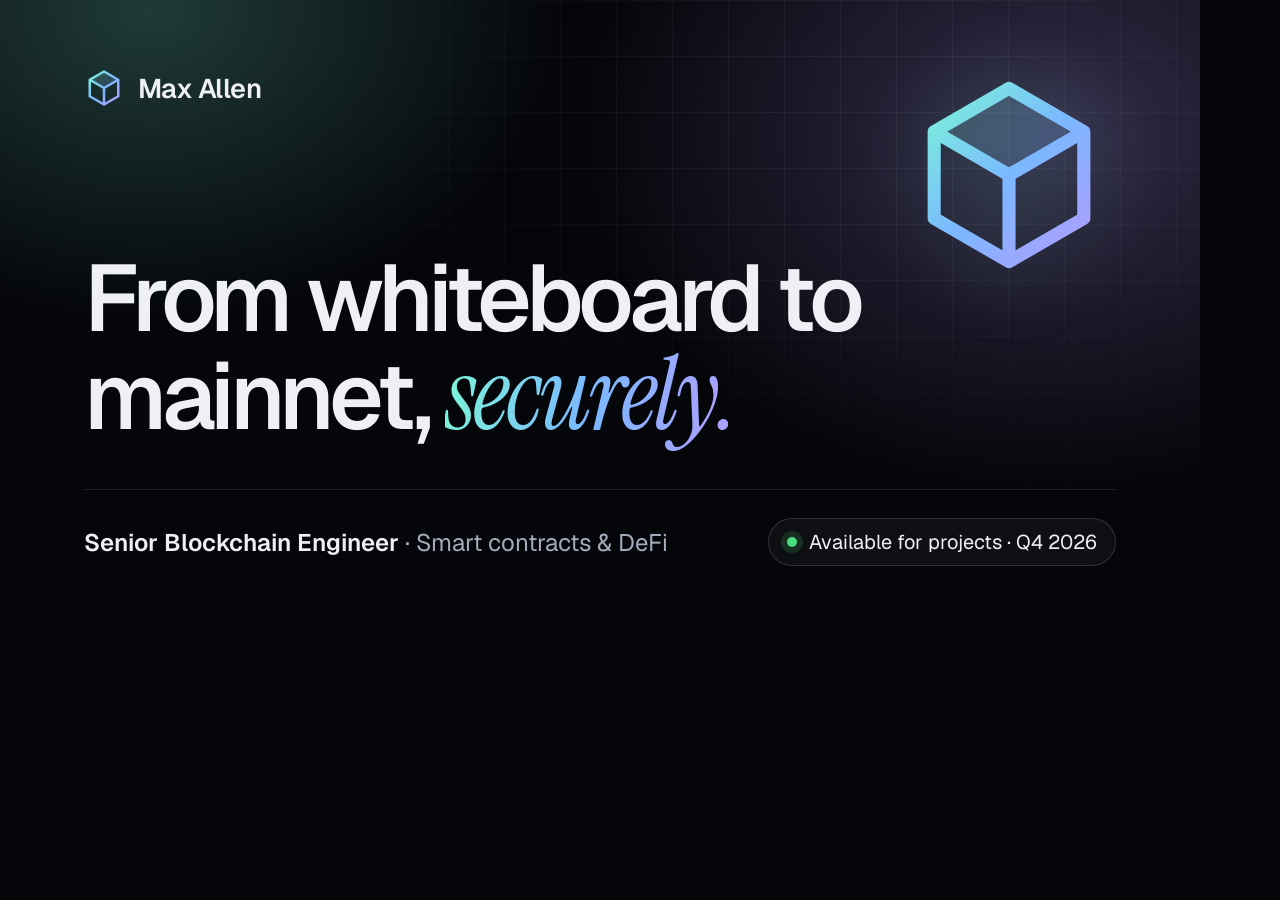
<file: tools/og-image.html>
<!doctype html>
<!-- Social preview template (1200×630). Edit the text, then regenerate assets/img/og-image.png (see README). -->
<html lang="en">
<head>
  <meta charset="utf-8">
  <style>
    @font-face { font-family: "Geist"; font-weight: 300 700; font-display: block; src: url("../assets/fonts/geist-latin.woff2") format("woff2"); }
    @font-face { font-family: "Instrument Serif"; font-style: italic; font-weight: 400; font-display: block; src: url("../assets/fonts/instrument-serif-italic-latin.woff2") format("woff2"); }
    html, body { margin: 0; width: 1200px; height: 630px; overflow: hidden; background: #05060a; }
    body { position: relative; font-family: Geist, system-ui, sans-serif; color: #eef0f6; -webkit-font-smoothing: antialiased; }
    .grid { position: absolute; inset: 0; background-image: linear-gradient(rgba(255,255,255,.05) 1px, transparent 1px), linear-gradient(90deg, rgba(255,255,255,.05) 1px, transparent 1px); background-size: 56px 56px; -webkit-mask-image: radial-gradient(ellipse 75% 85% at 72% 20%, #000 15%, transparent 72%); mask-image: radial-gradient(ellipse 75% 85% at 72% 20%, #000 15%, transparent 72%); }
    .glow-a { position: absolute; width: 820px; height: 620px; left: -260px; top: -300px; background: radial-gradient(closest-side, rgba(124,248,214,.22), transparent); }
    .glow-b { position: absolute; width: 940px; height: 720px; right: -320px; top: -230px; background: radial-gradient(closest-side, rgba(181,155,255,.26), transparent); }
    .cube { position: absolute; right: 86px; top: 70px; width: 210px; height: 210px; filter: drop-shadow(0 0 40px rgba(124,248,214,.25)); }
    .wrap { position: absolute; inset: 68px 84px 64px; display: flex; flex-direction: column; }
    .brand { display: flex; align-items: center; gap: 14px; font-size: 27px; font-weight: 600; letter-spacing: -.02em; }
    h1 { margin: auto 0 0; max-width: 920px; font-size: 94px; line-height: .98; letter-spacing: -.055em; font-weight: 560; }
    em { font-family: "Instrument Serif", serif; font-style: italic; font-weight: 400; font-size: 1.1em; letter-spacing: -.03em; padding-right: .08em; background: linear-gradient(100deg, #7cf8d6, #7ab8ff 48%, #b59bff); -webkit-background-clip: text; background-clip: text; color: transparent; }
    .meta { display: flex; align-items: center; justify-content: space-between; margin-top: 44px; padding-top: 28px; border-top: 1px solid rgba(255,255,255,.1); font-size: 24px; color: #a6abbb; }
    .meta strong { color: #eef0f6; font-weight: 600; }
    .pill { display: inline-flex; align-items: center; gap: 12px; padding: 10px 18px; border-radius: 999px; border: 1px solid rgba(255,255,255,.14); background: rgba(255,255,255,.04); font-size: 20px; color: #eef0f6; }
    .dot { width: 10px; height: 10px; border-radius: 50%; background: #4ade80; box-shadow: 0 0 0 6px rgba(74,222,128,.15); }
  </style>
</head>
<body>
  <svg width="0" height="0" style="position:absolute">
    <defs>
      <linearGradient id="g" x1="3" y1="3" x2="29" y2="29" gradientUnits="userSpaceOnUse"><stop offset="0" stop-color="#7cf8d6"/><stop offset=".5" stop-color="#7ab8ff"/><stop offset="1" stop-color="#b59bff"/></linearGradient>
      <symbol id="logo" viewBox="0 0 32 32"><path d="M16 2.8 27.4 9.4 16 16 4.6 9.4Z" fill="url(#g)" opacity=".22"/><path d="M16 2.8 27.4 9.4v13.2L16 29.2 4.6 22.6V9.4Z" fill="none" stroke="url(#g)" stroke-width="2" stroke-linejoin="round"/><path d="M4.6 9.4 16 16l11.4-6.6M16 16v13.2" fill="none" stroke="url(#g)" stroke-width="2" stroke-linejoin="round"/></symbol>
    </defs>
  </svg>
  <div class="grid"></div><div class="glow-a"></div><div class="glow-b"></div>
  <svg class="cube"><use href="#logo"/></svg>
  <div class="wrap">
    <div class="brand"><svg width="40" height="40"><use href="#logo"/></svg><span>Max Allen</span></div>
    <h1>From whiteboard to mainnet, <em>securely.</em></h1>
    <div class="meta">
      <div><strong>Senior Blockchain Engineer</strong> · Smart contracts &amp; DeFi</div>
      <div class="pill"><span class="dot"></span>Available for projects · Q4 2026</div>
    </div>
  </div>
</body>
</html>
</file>
<file: assets/css/style.css>
/* ==========================================================================
   Blockchain Engineer Portfolio
   1. Tokens   2. Base   3. Layout   4. Components   5. Sections
   6. Overlays   7. Motion   8. Responsive
   ========================================================================== */

/* 0. Fonts (self-hosted, SIL Open Font License: see assets/fonts/OFL-*.txt) */
@font-face {
  font-family: "Geist"; font-style: normal; font-weight: 300 700; font-display: swap;
  src: url("../fonts/geist-latin-ext.woff2") format("woff2");
  unicode-range: U+0100-02BA, U+02BD-02C5, U+02C7-02CC, U+02CE-02D7, U+02DD-02FF, U+0304, U+0308, U+0329, U+1D00-1DBF, U+1E00-1E9F, U+1EF2-1EFF, U+2020, U+20A0-20AB, U+20AD-20C0, U+2113, U+2C60-2C7F, U+A720-A7FF;
}
@font-face {
  font-family: "Geist"; font-style: normal; font-weight: 300 700; font-display: swap;
  src: url("../fonts/geist-latin.woff2") format("woff2");
  unicode-range: U+0000-00FF, U+0131, U+0152-0153, U+02BB-02BC, U+02C6, U+02DA, U+02DC, U+0304, U+0308, U+0329, U+2000-206F, U+20AC, U+2122, U+2191, U+2193, U+2212, U+2215, U+FEFF, U+FFFD;
}
@font-face {
  font-family: "Geist Mono"; font-style: normal; font-weight: 400 600; font-display: swap;
  src: url("../fonts/geist-mono-latin-ext.woff2") format("woff2");
  unicode-range: U+0100-02BA, U+02BD-02C5, U+02C7-02CC, U+02CE-02D7, U+02DD-02FF, U+0304, U+0308, U+0329, U+1D00-1DBF, U+1E00-1E9F, U+1EF2-1EFF, U+2020, U+20A0-20AB, U+20AD-20C0, U+2113, U+2C60-2C7F, U+A720-A7FF;
}
@font-face {
  font-family: "Geist Mono"; font-style: normal; font-weight: 400 600; font-display: swap;
  src: url("../fonts/geist-mono-latin.woff2") format("woff2");
  unicode-range: U+0000-00FF, U+0131, U+0152-0153, U+02BB-02BC, U+02C6, U+02DA, U+02DC, U+0304, U+0308, U+0329, U+2000-206F, U+20AC, U+2122, U+2191, U+2193, U+2212, U+2215, U+FEFF, U+FFFD;
}
@font-face {
  font-family: "Instrument Serif"; font-style: italic; font-weight: 400; font-display: swap;
  src: url("../fonts/instrument-serif-italic-latin-ext.woff2") format("woff2");
  unicode-range: U+0100-02BA, U+02BD-02C5, U+02C7-02CC, U+02CE-02D7, U+02DD-02FF, U+0304, U+0308, U+0329, U+1D00-1DBF, U+1E00-1E9F, U+1EF2-1EFF, U+2020, U+20A0-20AB, U+20AD-20C0, U+2113, U+2C60-2C7F, U+A720-A7FF;
}
@font-face {
  font-family: "Instrument Serif"; font-style: italic; font-weight: 400; font-display: swap;
  src: url("../fonts/instrument-serif-italic-latin.woff2") format("woff2");
  unicode-range: U+0000-00FF, U+0131, U+0152-0153, U+02BB-02BC, U+02C6, U+02DA, U+02DC, U+0304, U+0308, U+0329, U+2000-206F, U+20AC, U+2122, U+2191, U+2193, U+2212, U+2215, U+FEFF, U+FFFD;
}
@font-face {
  font-family: "Instrument Serif"; font-style: normal; font-weight: 400; font-display: swap;
  src: url("../fonts/instrument-serif-latin-ext.woff2") format("woff2");
  unicode-range: U+0100-02BA, U+02BD-02C5, U+02C7-02CC, U+02CE-02D7, U+02DD-02FF, U+0304, U+0308, U+0329, U+1D00-1DBF, U+1E00-1E9F, U+1EF2-1EFF, U+2020, U+20A0-20AB, U+20AD-20C0, U+2113, U+2C60-2C7F, U+A720-A7FF;
}
@font-face {
  font-family: "Instrument Serif"; font-style: normal; font-weight: 400; font-display: swap;
  src: url("../fonts/instrument-serif-latin.woff2") format("woff2");
  unicode-range: U+0000-00FF, U+0131, U+0152-0153, U+02BB-02BC, U+02C6, U+02DA, U+02DC, U+0304, U+0308, U+0329, U+2000-206F, U+20AC, U+2122, U+2191, U+2193, U+2212, U+2215, U+FEFF, U+FFFD;
}

/* 1. Tokens ---------------------------------------------------------------- */
:root {
  --bg: #05060a;
  --bg-2: #0a0c12;
  --border: rgba(255, 255, 255, 0.075);
  --border-2: rgba(255, 255, 255, 0.12);
  --border-3: rgba(255, 255, 255, 0.2);
  --text: #eef0f6;
  --text-2: #a6abbb;
  --text-3: #767c8e;

  --mint: #7cf8d6;
  --sky: #7ab8ff;
  --violet: #b59bff;
  --pink: #ff8ad8;
  --amber: #ffc979;
  --green: #4ade80;
  --red: #ff7a8a;
  --grad: linear-gradient(100deg, var(--mint) 0%, var(--sky) 48%, var(--violet) 100%);

  --font-sans: "Geist", ui-sans-serif, system-ui, -apple-system, "Segoe UI", Roboto, "Helvetica Neue", Arial, sans-serif;
  --font-serif: "Instrument Serif", ui-serif, Georgia, "Times New Roman", serif;
  --font-mono: "Geist Mono", ui-monospace, SFMono-Regular, Menlo, Consolas, monospace;

  --container: 1200px;
  --gutter: clamp(16px, 4vw, 40px);
  --nav-h: 60px;
  --radius-xl: 28px;
  --radius-lg: 22px;

  --ease-out: cubic-bezier(0.16, 1, 0.3, 1);
  --ease-in-out: cubic-bezier(0.65, 0, 0.35, 1);

  color-scheme: dark;
}

/* 2. Base ------------------------------------------------------------------ */
*, *::before, *::after { box-sizing: border-box; }
[hidden] { display: none !important; }

html {
  -webkit-text-size-adjust: 100%;
  text-size-adjust: 100%;
  scroll-behavior: smooth;
  scroll-padding-top: calc(var(--nav-h) + 40px);
  interpolate-size: allow-keywords;
  background: var(--bg);
}

body {
  margin: 0;
  min-height: 100vh;
  background: var(--bg);
  color: var(--text);
  font-family: var(--font-sans);
  font-size: 16px;
  line-height: 1.6;
  -webkit-font-smoothing: antialiased;
  -moz-osx-font-smoothing: grayscale;
  text-rendering: optimizeLegibility;
  overflow-x: clip;
}
body.menu-open, body.palette-open { overflow: hidden; }

img, svg, video, canvas { display: block; max-width: 100%; }
h1, h2, h3, h4 { margin: 0; font-weight: 560; line-height: 1.1; letter-spacing: -0.03em; text-wrap: balance; }
p, figure, blockquote, dl, dd { margin: 0; }
p { text-wrap: pretty; }
a { color: inherit; text-decoration: none; }
button, input, textarea, select { font: inherit; color: inherit; }
button { background: none; border: 0; padding: 0; cursor: pointer; }
ul, ol { margin: 0; padding: 0; list-style: none; }
code, kbd, pre { font-family: var(--font-mono); }
::selection { background: rgba(124, 248, 214, 0.3); color: #fff; }
:focus-visible { outline: 2px solid var(--mint); outline-offset: 3px; border-radius: 6px; }

.icon { display: inline-block; flex: none; width: 1em; height: 1em; vertical-align: middle; }
.sr-only {
  position: absolute !important; width: 1px; height: 1px; padding: 0; margin: -1px;
  overflow: hidden; clip: rect(0 0 0 0); white-space: nowrap; border: 0;
}

.skip-link {
  position: fixed; top: 12px; left: 12px; z-index: 200;
  padding: 10px 16px; border-radius: 10px;
  background: var(--text); color: var(--bg); font-weight: 600;
  transform: translateY(-200%); transition: transform 0.2s;
}
.skip-link:focus { transform: none; }

.grain {
  position: fixed; inset: 0; z-index: 40; pointer-events: none; opacity: 0.04;
  background-image: url("data:image/svg+xml,%3Csvg xmlns='http://www.w3.org/2000/svg' width='180' height='180'%3E%3Cfilter id='n'%3E%3CfeTurbulence type='fractalNoise' baseFrequency='.8' numOctaves='3' stitchTiles='stitch'/%3E%3C/filter%3E%3Crect width='100%25' height='100%25' filter='url(%23n)'/%3E%3C/svg%3E");
}

/* 3. Layout ---------------------------------------------------------------- */
.container {
  width: 100%;
  max-width: calc(var(--container) + var(--gutter) * 2);
  margin-inline: auto;
  padding-inline: var(--gutter);
}

.section { position: relative; padding-block: clamp(96px, 11vw, 168px); }
.section::before {
  content: ""; position: absolute; top: 0; left: 50%;
  width: min(var(--container), 88%); height: 1px; transform: translateX(-50%);
  background: linear-gradient(90deg, transparent, rgba(255, 255, 255, 0.09), transparent);
}

.section-head { max-width: 780px; margin-bottom: clamp(48px, 6vw, 80px); }
.section-head--center { margin-inline: auto; text-align: center; }
.section-head--split {
  display: grid; grid-template-columns: minmax(0, 1.2fr) minmax(0, 1fr); align-items: end;
  column-gap: clamp(32px, 6vw, 96px); max-width: none;
}
.section-head--split .eyebrow { grid-column: 1 / -1; justify-self: start; }
.section-head--split .section-lead { margin-top: 0; padding-bottom: 8px; }

.eyebrow {
  display: inline-flex; align-items: center; gap: 12px; margin-bottom: 22px;
  font-family: var(--font-mono); font-size: 12px; font-weight: 500;
  letter-spacing: 0.16em; text-transform: uppercase; color: var(--text-2);
}
.eyebrow::before { content: ""; width: 22px; height: 1px; background: var(--grad); }
.section-head--center .eyebrow::after { content: ""; width: 22px; height: 1px; background: var(--grad); }

.section-title {
  font-size: clamp(38px, 5.2vw, 66px);
  line-height: 1.02; letter-spacing: -0.045em; font-weight: 540;
}
.section-lead {
  margin-top: 22px; max-width: 620px;
  font-size: clamp(16.5px, 1.35vw, 19px); line-height: 1.65; color: var(--text-2);
}
.section-head--center .section-lead { margin-inline: auto; }

.accent {
  font-family: var(--font-serif); font-style: italic; font-weight: 400;
  font-size: 1.07em; letter-spacing: -0.015em;
  padding-right: 0.08em; margin-right: -0.04em;
  background: var(--grad);
  -webkit-background-clip: text; background-clip: text;
  -webkit-text-fill-color: transparent; color: transparent;
}

.text-link {
  color: var(--text);
  background: linear-gradient(var(--mint), var(--mint)) 0 100% / 100% 1px no-repeat;
  transition: color 0.2s;
}
.text-link:hover { color: var(--mint); }

/* 4. Components ------------------------------------------------------------ */

/* Buttons */
.btn {
  --btn-h: 44px;
  position: relative; isolation: isolate;
  display: inline-flex; align-items: center; justify-content: center; gap: 10px;
  height: var(--btn-h); padding: 0 20px; border-radius: 999px;
  font-size: 15px; font-weight: 500; letter-spacing: -0.01em; white-space: nowrap;
  transition: transform 0.35s var(--ease-out), background-color 0.25s, box-shadow 0.35s var(--ease-out), border-color 0.25s, color 0.25s;
}
.btn .icon { width: 16px; height: 16px; transition: transform 0.35s var(--ease-out); }
.btn:hover .icon--arrow { transform: translateX(3px); }
.btn:active { transform: scale(0.98); }

.btn--primary {
  overflow: hidden;
  background: #f3f5fa; color: #06070b;
  box-shadow: inset 0 0 0 1px rgba(255, 255, 255, 0.4), 0 10px 30px -10px rgba(124, 248, 214, 0.45), 0 2px 6px rgba(0, 0, 0, 0.35);
}
.btn--primary::after {
  content: ""; position: absolute; inset: 0; z-index: -1;
  background: linear-gradient(110deg, transparent 25%, rgba(124, 248, 214, 0.55) 50%, transparent 75%);
  transform: translateX(-110%); transition: transform 0.9s var(--ease-out);
}
.btn--primary:hover {
  background: #fff;
  box-shadow: inset 0 0 0 1px rgba(255, 255, 255, 0.5), 0 16px 44px -10px rgba(124, 248, 214, 0.65), 0 2px 6px rgba(0, 0, 0, 0.35);
}
.btn--primary:hover::after { transform: translateX(110%); }

.btn--ghost {
  background: rgba(255, 255, 255, 0.03);
  border: 1px solid var(--border-2); color: var(--text);
}
.btn--ghost:hover { background: rgba(255, 255, 255, 0.07); border-color: var(--border-3); }

.btn--sm { --btn-h: 36px; padding: 0 15px; font-size: 14px; }
.btn--lg { --btn-h: 52px; padding: 0 26px; font-size: 16px; }
.btn--block { width: 100%; }

kbd {
  display: inline-flex; align-items: center; gap: 1px;
  height: 22px; padding: 0 6px; border-radius: 6px;
  font-family: var(--font-mono); font-size: 11px; color: var(--text-2);
  background: rgba(255, 255, 255, 0.06); border: 1px solid var(--border);
  box-shadow: inset 0 -1px 0 rgba(255, 255, 255, 0.04);
}

.tag {
  display: inline-flex; align-items: center; height: 26px; padding: 0 10px; border-radius: 999px;
  font-size: 12.5px; font-weight: 500; color: var(--c1, var(--mint));
  background: color-mix(in srgb, var(--c1, var(--mint)) 12%, transparent);
  border: 1px solid color-mix(in srgb, var(--c1, var(--mint)) 28%, transparent);
}

/* Cards with gradient border + cursor spotlight */
.card {
  --card-fill: linear-gradient(180deg, #0d1018 0%, #090b11 100%);
  --card-edge: linear-gradient(180deg, rgba(255, 255, 255, 0.12), rgba(255, 255, 255, 0.045));
  position: relative; isolation: isolate;
  border: 1px solid transparent; border-radius: var(--radius-lg);
  background: var(--card-fill) padding-box, var(--card-edge) border-box;
}
.spot {
  --mx: -1000px; --my: -1000px;
  background:
    var(--card-fill) padding-box,
    radial-gradient(360px circle at var(--mx) var(--my), rgba(124, 248, 214, 0.7), rgba(122, 184, 255, 0.25) 38%, transparent 70%) border-box,
    var(--card-edge) border-box;
}
.spot::before {
  content: ""; position: absolute; inset: 0; z-index: -1; border-radius: inherit; pointer-events: none;
  background: radial-gradient(520px circle at var(--mx) var(--my), rgba(124, 248, 214, 0.07), transparent 45%);
}

.card__icon {
  display: grid; place-items: center; width: 44px; height: 44px; margin-bottom: 22px;
  border-radius: 12px; color: var(--mint);
  background: linear-gradient(135deg, rgba(124, 248, 214, 0.16), rgba(181, 155, 255, 0.1));
  border: 1px solid rgba(124, 248, 214, 0.2);
  box-shadow: inset 0 1px 0 rgba(255, 255, 255, 0.08);
}
.card__icon .icon { width: 20px; height: 20px; }

/* Window chrome (terminal + code) */
.window {
  position: relative; overflow: hidden;
  border-radius: 18px; border: 1px solid var(--border-2);
  background: linear-gradient(180deg, #11141d 0%, #0a0c12 100%);
  box-shadow: 0 0 0 1px rgba(0, 0, 0, 0.5), 0 50px 100px -30px rgba(0, 0, 0, 0.9), 0 0 140px -50px rgba(122, 184, 255, 0.35), inset 0 1px 0 rgba(255, 255, 255, 0.06);
}
.window-bar {
  display: flex; align-items: center; gap: 14px; height: 44px; padding: 0 12px 0 16px;
  border-bottom: 1px solid var(--border); background: rgba(255, 255, 255, 0.02);
}
.dots { display: inline-flex; gap: 7px; flex: none; }
.dots i { width: 11px; height: 11px; border-radius: 50%; background: #ec6a5e; opacity: 0.9; }
.dots i:nth-child(2) { background: #f4bf4f; }
.dots i:nth-child(3) { background: #61c554; }
.window-bar__title {
  flex: 1; min-width: 0; text-align: center;
  font-family: var(--font-mono); font-size: 12px; color: var(--text-3);
  white-space: nowrap; overflow: hidden; text-overflow: ellipsis;
}
.window-bar__action {
  display: inline-flex; align-items: center; gap: 6px; height: 26px; padding: 0 10px; border-radius: 8px;
  font-family: var(--font-mono); font-size: 11.5px; color: var(--text-3);
  border: 1px solid var(--border);
  transition: color 0.2s, border-color 0.2s, background-color 0.2s;
}
.window-bar__action:hover { color: var(--text); border-color: var(--border-2); background: rgba(255, 255, 255, 0.04); }
.window-bar__action .icon { width: 12px; height: 12px; }

.status-dot { position: relative; flex: none; width: 8px; height: 8px; border-radius: 50%; background: var(--green); }
.status-dot::after {
  content: ""; position: absolute; inset: 0; border-radius: inherit; background: inherit;
  animation: ping 2.4s var(--ease-out) infinite;
}

/* 5. Sections -------------------------------------------------------------- */

/* Nav */
.nav { position: fixed; top: calc(12px + env(safe-area-inset-top, 0px)); left: 0; right: 0; z-index: 50; pointer-events: none; }
.nav__inner {
  pointer-events: auto; position: relative;
  display: flex; align-items: center; justify-content: space-between; gap: 16px;
  width: min(1180px, calc(100% - 24px)); height: var(--nav-h); margin-inline: auto;
  padding: 0 10px 0 18px; border-radius: 999px; border: 1px solid transparent;
  transition: background-color 0.4s, border-color 0.4s, box-shadow 0.4s, backdrop-filter 0.4s, -webkit-backdrop-filter 0.4s;
}
.nav.is-scrolled .nav__inner, body.menu-open .nav__inner {
  background: rgba(10, 12, 18, 0.72); border-color: var(--border);
  box-shadow: 0 12px 40px -16px rgba(0, 0, 0, 0.75);
  -webkit-backdrop-filter: blur(18px) saturate(160%); backdrop-filter: blur(18px) saturate(160%);
}

.brand { display: inline-flex; align-items: center; gap: 10px; font-size: 16px; font-weight: 600; letter-spacing: -0.02em; color: var(--text); }
.brand__mark { width: 26px; height: 26px; transition: transform 0.8s var(--ease-out); }
.brand:hover .brand__mark { transform: rotate(120deg); }

.nav__links { position: absolute; left: 50%; transform: translateX(-50%); display: flex; gap: 2px; }
.nav__links a {
  position: relative; padding: 8px 13px; border-radius: 999px;
  font-size: 14px; color: var(--text-2); transition: color 0.2s, background-color 0.2s;
}
.nav__links a:hover { color: var(--text); background: rgba(255, 255, 255, 0.05); }
.nav__links a.is-active { color: var(--text); }
.nav__links a.is-active::after {
  content: ""; position: absolute; left: 50%; bottom: 2px; width: 4px; height: 4px; margin-left: -2px;
  border-radius: 50%; background: var(--mint); box-shadow: 0 0 10px var(--mint);
}

.nav__actions { display: flex; align-items: center; gap: 8px; }
.kbd-btn {
  display: inline-flex; align-items: center; gap: 8px; height: 36px; padding: 0 7px 0 12px;
  border-radius: 999px; border: 1px solid var(--border); background: rgba(255, 255, 255, 0.02); color: var(--text-2);
  transition: border-color 0.2s, color 0.2s, background-color 0.2s;
}
.kbd-btn:hover { color: var(--text); border-color: var(--border-2); background: rgba(255, 255, 255, 0.05); }
.kbd-btn .icon { width: 15px; height: 15px; }

.nav__toggle { display: none; position: relative; width: 40px; height: 40px; border-radius: 50%; border: 1px solid var(--border-2); }
.nav__toggle span {
  position: absolute; left: 12px; right: 12px; height: 1.5px; border-radius: 2px; background: var(--text);
  transition: transform 0.45s var(--ease-out), top 0.45s var(--ease-out);
}
.nav__toggle span:nth-child(1) { top: 15px; }
.nav__toggle span:nth-child(2) { top: 23px; }
.nav__toggle[aria-expanded="true"] span:nth-child(1) { top: 19px; transform: rotate(45deg); }
.nav__toggle[aria-expanded="true"] span:nth-child(2) { top: 19px; transform: rotate(-45deg); }

.mobile-menu {
  position: fixed; inset: 0; z-index: 45;
  display: flex; flex-direction: column; justify-content: space-between; gap: 32px;
  padding: calc(var(--nav-h) + 52px + env(safe-area-inset-top, 0px)) var(--gutter) calc(28px + env(safe-area-inset-bottom, 0px));
  background: rgba(5, 6, 10, 0.95);
  -webkit-backdrop-filter: blur(20px); backdrop-filter: blur(20px);
  opacity: 0; transition: opacity 0.35s var(--ease-out); overflow-y: auto;
}
.mobile-menu.is-open { opacity: 1; }
.mobile-menu__links { display: flex; flex-direction: column; }
.mobile-menu__links a {
  display: flex; align-items: baseline; gap: 14px; padding: 13px 0; border-bottom: 1px solid var(--border);
  font-size: clamp(28px, 8vw, 40px); font-weight: 540; letter-spacing: -0.04em; color: var(--text);
  opacity: 0; transform: translateY(16px);
  transition: opacity 0.5s var(--ease-out), transform 0.5s var(--ease-out);
}
.mobile-menu__links a span { font-family: var(--font-mono); font-size: 12px; letter-spacing: 0.1em; color: var(--text-3); }
.mobile-menu.is-open .mobile-menu__links a { opacity: 1; transform: none; }
.mobile-menu__links a:nth-child(2) { transition-delay: 40ms; }
.mobile-menu__links a:nth-child(3) { transition-delay: 80ms; }
.mobile-menu__links a:nth-child(4) { transition-delay: 120ms; }
.mobile-menu__links a:nth-child(5) { transition-delay: 160ms; }
.mobile-menu__links a:nth-child(6) { transition-delay: 200ms; }
.mobile-menu__foot { display: grid; gap: 16px; }
.mobile-menu__status { display: flex; align-items: center; justify-content: center; gap: 10px; font-size: 14px; color: var(--text-2); }

/* Hero */
.hero { position: relative; padding-top: calc(var(--nav-h) + clamp(64px, 9vw, 112px)); overflow-x: clip; }
.hero__bg { position: absolute; inset: 0; z-index: 0; pointer-events: none; }
.hero__grid {
  position: absolute; inset: 0 0 auto; height: 980px;
  background-image:
    linear-gradient(rgba(255, 255, 255, 0.04) 1px, transparent 1px),
    linear-gradient(90deg, rgba(255, 255, 255, 0.04) 1px, transparent 1px);
  background-size: 64px 64px; background-position: 50% -1px;
  -webkit-mask-image: radial-gradient(ellipse 75% 62% at 50% 0%, #000 10%, transparent 72%);
  mask-image: radial-gradient(ellipse 75% 62% at 50% 0%, #000 10%, transparent 72%);
}
.hero__glow { position: absolute; border-radius: 50%; }
.hero__glow--a {
  width: 820px; height: 620px; left: -260px; top: -280px;
  background: radial-gradient(closest-side, rgba(124, 248, 214, 0.17), transparent);
  animation: drift 16s var(--ease-in-out) infinite alternate;
}
.hero__glow--b {
  width: 980px; height: 720px; right: -340px; top: -150px;
  background: radial-gradient(closest-side, rgba(181, 155, 255, 0.19), transparent);
  animation: drift 20s var(--ease-in-out) infinite alternate-reverse;
}
.hero__canvas {
  position: absolute; left: 0; top: 0; width: 100%; height: min(100%, 1000px);
  -webkit-mask-image: radial-gradient(ellipse 62% 70% at 72% 36%, #000 22%, transparent 76%);
  mask-image: radial-gradient(ellipse 62% 70% at 72% 36%, #000 22%, transparent 76%);
}

.hero__inner {
  position: relative; z-index: 1;
  display: grid; grid-template-columns: minmax(0, 1.12fr) minmax(0, 0.88fr);
  align-items: center; gap: clamp(40px, 5vw, 72px);
}
.hero__copy { max-width: 640px; }

.status-pill {
  display: inline-flex; align-items: center; gap: 10px; max-width: 100%;
  padding: 5px 5px 5px 12px; border-radius: 999px;
  border: 1px solid var(--border-2); background: rgba(255, 255, 255, 0.03);
  font-size: 13.5px; color: var(--text-2);
  transition: border-color 0.3s, background-color 0.3s;
}
.status-pill:hover { border-color: var(--border-3); background: rgba(255, 255, 255, 0.05); }
.status-pill__text { white-space: nowrap; overflow: hidden; text-overflow: ellipsis; }
.status-pill__cta {
  display: inline-flex; align-items: center; gap: 6px; flex: none;
  padding: 4px 10px; border-radius: 999px;
  background: rgba(124, 248, 214, 0.1); color: var(--mint); font-weight: 500;
}
.status-pill__cta .icon { width: 13px; height: 13px; transition: transform 0.3s var(--ease-out); }
.status-pill:hover .status-pill__cta .icon { transform: translateX(2px); }

.hero__title {
  margin-top: 28px;
  font-size: clamp(44px, 6vw, 84px); line-height: 0.98; letter-spacing: -0.055em; font-weight: 560;
}
.hero__title .accent { font-size: 1.1em; letter-spacing: -0.03em; }
.hero__title .word {
  display: inline-block; overflow: hidden; vertical-align: top;
  padding: 0.04em 0.12em 0.14em; margin: -0.04em -0.12em -0.14em;
}
.hero__title .word__inner { display: inline-block; animation: word-rise 1.1s var(--ease-out) both; animation-delay: calc(var(--i, 0) * 70ms + 80ms); }
.hero__title .accent { background: none; }
.hero__title .accent .word__inner {
  padding-right: 0.06em;
  background: var(--grad);
  -webkit-background-clip: text; background-clip: text;
  -webkit-text-fill-color: transparent; color: transparent;
}

.hero__lead { margin-top: 28px; max-width: 545px; font-size: clamp(17px, 1.42vw, 19.5px); line-height: 1.62; color: var(--text-2); }
.hero__lead strong { color: var(--text); font-weight: 500; }
.hero__ctas { display: flex; flex-wrap: wrap; gap: 12px; margin-top: 40px; }
.hero__assurances { display: flex; flex-wrap: wrap; gap: 10px 22px; margin-top: 32px; font-size: 14px; color: var(--text-2); }
.hero__assurances li { display: inline-flex; align-items: center; gap: 8px; }
.hero__assurances .icon { width: 15px; height: 15px; color: var(--mint); }

.hero__visual { position: relative; perspective: 1600px; padding: 8px 0 128px; }
.hero__stage {
  position: relative; transform-style: preserve-3d;
  transform: rotateX(var(--rx, 0deg)) rotateY(var(--ry, 0deg));
  transition: transform 1.2s var(--ease-out);
}

.terminal__body {
  height: calc(16 * 1.72em + 46px); padding: 18px 20px 28px; overflow: hidden;
  font-family: var(--font-mono); font-size: 12.5px; line-height: 1.72; color: var(--text-2);
}
.t-line { display: block; min-height: 1.72em; white-space: pre; }
.t-line.is-new { animation: line-in 0.35s var(--ease-out); }
.t-path { color: var(--violet); }
.t-prompt { color: var(--mint); }
.t-cmd { color: var(--text); }
.t-dim { color: var(--text-3); }
.t-ok, .t-pass { color: var(--green); }
.t-pass { font-weight: 500; }
.t-file { color: var(--sky); }
.t-cursor {
  display: inline-block; width: 0.6em; height: 1.2em; margin-left: 1px; vertical-align: -0.24em;
  background: var(--mint); animation: blink 1.1s steps(1) infinite;
}

.float-card {
  position: absolute; z-index: 2;
  border-radius: 16px; border: 1px solid var(--border-2);
  background: linear-gradient(180deg, rgba(24, 28, 39, 0.97), rgba(13, 15, 23, 0.97));
  box-shadow: 0 30px 70px -20px rgba(0, 0, 0, 0.9), 0 0 0 1px rgba(0, 0, 0, 0.45), inset 0 1px 0 rgba(255, 255, 255, 0.07);
  animation: float 8s var(--ease-in-out) infinite;
}
.float-card--chain { top: calc(100% - 34px); right: -22px; width: 236px; padding: 13px 15px 12px; --z: 60px; }
.float-card--audit { top: calc(100% - 20px); left: -34px; width: 246px; padding: 14px 16px; display: flex; align-items: flex-start; gap: 12px; --z: 40px; animation-delay: -4s; }

.chain__head { display: flex; align-items: center; justify-content: space-between; margin-bottom: 10px; }
.chain__net { display: inline-flex; align-items: center; gap: 7px; font-size: 13px; font-weight: 500; color: var(--text); }
.chain__net .icon { width: 15px; height: 15px; color: #a5b4fc; }
.chain__status {
  display: inline-flex; align-items: center; gap: 6px; height: 22px; padding: 0 8px; border-radius: 999px;
  font-family: var(--font-mono); font-size: 10.5px; letter-spacing: 0.06em; text-transform: uppercase;
  color: var(--text-3); background: rgba(255, 255, 255, 0.05);
}
.chain__status i { position: relative; width: 6px; height: 6px; border-radius: 50%; background: currentColor; }
.chain__status[data-state="live"] { color: var(--green); background: rgba(74, 222, 128, 0.1); }
.chain__status[data-state="live"] i::after {
  content: ""; position: absolute; inset: 0; border-radius: inherit; background: inherit;
  animation: ping 2s var(--ease-out) infinite;
}
.chain__status[data-state="sim"] { color: var(--amber); background: rgba(255, 201, 121, 0.1); }
.chain__label { font-size: 11px; color: var(--text-3); }
.chain__block {
  margin: 1px 0 10px; overflow: hidden;
  font-family: var(--font-mono); font-size: 22px; font-weight: 500; letter-spacing: -0.02em;
  color: var(--text); font-variant-numeric: tabular-nums;
}
.chain__block span { display: inline-block; }
.chain__block span.is-tick { animation: tick 0.6s var(--ease-out); }
.chain__foot { display: flex; align-items: flex-end; justify-content: space-between; gap: 12px; padding-top: 10px; border-top: 1px solid var(--border); }
.chain__gas { font-family: var(--font-mono); font-size: 13px; color: var(--mint); white-space: nowrap; }
.chain__spark { width: 100px; height: 32px; }

.audit__icon { display: grid; place-items: center; flex: none; width: 34px; height: 34px; border-radius: 10px; background: rgba(124, 248, 214, 0.1); color: var(--mint); }
.audit__icon .icon { width: 18px; height: 18px; }
.audit__title { margin-bottom: 6px; font-size: 13.5px; font-weight: 600; color: var(--text); }
.audit__list { display: grid; gap: 4px; }
.audit__list li { display: flex; align-items: center; gap: 7px; font-size: 12.5px; color: var(--text-2); }
.audit__list .icon { width: 12px; height: 12px; color: var(--green); }

.stats {
  display: grid; grid-template-columns: repeat(4, minmax(0, 1fr));
  margin-top: clamp(40px, 6vw, 72px); border-block: 1px solid var(--border);
}
.stat { display: flex; flex-direction: column-reverse; justify-content: flex-end; gap: 10px; padding: 30px 28px 32px; border-left: 1px solid var(--border); }
.stat:first-child { border-left: 0; padding-left: 0; }
.stat dd {
  font-size: clamp(36px, 3.8vw, 52px); font-weight: 560; line-height: 1; letter-spacing: -0.045em;
  font-variant-numeric: tabular-nums;
  background: linear-gradient(180deg, #ffffff 30%, #98a0b4);
  -webkit-background-clip: text; background-clip: text; -webkit-text-fill-color: transparent; color: transparent;
}
.stat dt { max-width: 22ch; font-size: 14px; line-height: 1.45; color: var(--text-2); }

.marquee { display: flex; align-items: center; gap: 32px; padding-block: 34px 6px; }
.marquee__label { flex: none; font-family: var(--font-mono); font-size: 12px; letter-spacing: 0.14em; text-transform: uppercase; color: var(--text-3); }
.marquee__track {
  position: relative; flex: 1; min-width: 0; overflow: hidden;
  -webkit-mask-image: linear-gradient(90deg, transparent, #000 8%, #000 92%, transparent);
  mask-image: linear-gradient(90deg, transparent, #000 8%, #000 92%, transparent);
}
.marquee__inner { display: flex; width: max-content; animation: marquee 44s linear infinite; }
.marquee__track:hover .marquee__inner { animation-play-state: paused; }
.marquee__list { display: flex; align-items: center; gap: 40px; padding-right: 40px; }
.marquee__list li { display: inline-flex; align-items: center; gap: 12px; font-size: 16px; font-weight: 500; letter-spacing: -0.01em; color: var(--text-2); white-space: nowrap; }
.marquee__list li::before { content: ""; width: 6px; height: 6px; border-radius: 1.5px; transform: rotate(45deg); background: var(--grad); opacity: 0.85; }

/* Services / bento */
.bento { display: grid; grid-template-columns: repeat(6, minmax(0, 1fr)); gap: 16px; }
.bento__item { display: flex; flex-direction: column; min-height: 320px; padding: clamp(24px, 2.4vw, 32px); overflow: hidden; }
.bento__item h3 { font-size: 21px; font-weight: 560; letter-spacing: -0.025em; }
.bento__item p { margin-top: 10px; font-size: 15px; line-height: 1.6; color: var(--text-2); }
.bento__visual { margin-top: auto; padding-top: 28px; }

.bento__item--contracts { grid-column: span 4; display: grid; grid-template-columns: minmax(0, 1fr) minmax(0, 1.08fr); align-items: center; gap: 32px; }
.bento__item--contracts .bento__visual { margin: 0; padding: 0; }
.bento__item--security { grid-column: span 2; grid-row: span 2; }
.bento__item--defi, .bento__item--dapps { grid-column: span 2; }
.bento__item--gas, .bento__item--xchain { grid-column: span 3; }

.mini-code {
  padding: 16px 18px; border-radius: 14px; overflow: hidden;
  background: rgba(0, 0, 0, 0.35); border: 1px solid var(--border);
  font-family: var(--font-mono); font-size: 12.5px; line-height: 1.8; color: var(--text-2);
}
.mini-code > div { white-space: pre; }
.mini-code__c { color: var(--text-3); font-style: italic; }
.standards { display: flex; flex-wrap: wrap; gap: 8px; margin-top: 16px; }
.standards li {
  padding: 6px 10px; border-radius: 8px;
  font-family: var(--font-mono); font-size: 12px; color: var(--text-2);
  background: rgba(255, 255, 255, 0.03); border: 1px solid var(--border);
  transition: color 0.2s, border-color 0.2s, background-color 0.2s, transform 0.3s var(--ease-out);
}
.standards li:hover { color: var(--mint); border-color: rgba(124, 248, 214, 0.35); background: rgba(124, 248, 214, 0.06); transform: translateY(-2px); }

.radar {
  position: relative; width: min(100%, 230px); aspect-ratio: 1; margin: 30px auto 28px; border-radius: 50%;
  background: radial-gradient(circle, rgba(124, 248, 214, 0.07), transparent 70%);
}
.radar__ring { position: absolute; inset: 0; border-radius: 50%; border: 1px solid rgba(124, 248, 214, 0.16); }
.radar__ring:nth-child(2) { inset: 17%; }
.radar__ring:nth-child(3) { inset: 34%; }
.radar__cross {
  position: absolute; inset: 0; border-radius: 50%;
  background:
    linear-gradient(rgba(124, 248, 214, 0.1), rgba(124, 248, 214, 0.1)) center / 1px 100% no-repeat,
    linear-gradient(rgba(124, 248, 214, 0.1), rgba(124, 248, 214, 0.1)) center / 100% 1px no-repeat;
}
.radar__sweep {
  position: absolute; inset: 0; border-radius: 50%;
  background: conic-gradient(from 0deg, transparent 0 72%, rgba(124, 248, 214, 0.42) 100%);
  animation: spin 4s linear infinite;
}
.radar__sweep::after {
  content: ""; position: absolute; left: 50%; top: 0; width: 1px; height: 50%;
  background: linear-gradient(to top, transparent, rgba(124, 248, 214, 0.95));
}
.radar__blip {
  position: absolute; left: var(--x); top: var(--y); width: 8px; height: 8px; margin: -4px;
  border-radius: 50%; background: var(--amber); box-shadow: 0 0 12px var(--amber);
  opacity: 0; animation: blip 4s var(--t) infinite;
}
.radar__core {
  position: absolute; left: 50%; top: 50%; width: 46px; height: 46px; margin: -23px;
  display: grid; place-items: center; border-radius: 14px;
  color: var(--mint); background: #0c0f16; border: 1px solid rgba(124, 248, 214, 0.32);
  box-shadow: 0 0 30px rgba(124, 248, 214, 0.25);
}
.radar__core .icon { width: 22px; height: 22px; }
.checklist { display: grid; gap: 11px; margin-top: auto; }
.bento__item--security .radar { margin-block: auto; }
.bento__item--security .checklist { margin-top: 28px; }
.checklist li { display: flex; align-items: center; gap: 10px; font-size: 14px; color: var(--text-2); }
.checklist .icon { width: 15px; height: 15px; color: var(--mint); }

.amm { width: 100%; height: auto; max-height: 160px; overflow: visible; }
.amm__axis { fill: none; stroke: rgba(255, 255, 255, 0.12); stroke-width: 1; }
.amm__curve { fill: none; stroke: url(#amm-stroke); stroke-width: 2.2; stroke-linecap: round; stroke-linejoin: round; }
.amm__dot { fill: #fff; }
.amm__halo { fill: rgba(124, 248, 214, 0.2); }
.amm__eq { font-family: var(--font-serif); font-style: italic; font-size: 17px; fill: var(--text-2); }
.amm__lbl { font-family: var(--font-mono); font-size: 8.5px; letter-spacing: 0.08em; fill: var(--text-3); }

.wallet-mock {
  display: grid; gap: 10px; padding: 14px; border-radius: 16px;
  border: 1px solid var(--border-2); background: rgba(0, 0, 0, 0.3); font-size: 13px;
}
.wallet-mock__bar { display: flex; align-items: center; justify-content: space-between; gap: 8px; }
.wallet-mock__net { display: inline-flex; align-items: center; gap: 6px; padding: 4px 9px; border-radius: 999px; background: rgba(122, 184, 255, 0.12); color: #a8ccff; font-size: 12px; }
.wallet-mock__net i { width: 7px; height: 7px; border-radius: 50%; background: #3b82f6; }
.wallet-mock__acct {
  display: inline-flex; align-items: center; gap: 8px; padding: 3px 10px 3px 3px; border-radius: 999px;
  background: rgba(255, 255, 255, 0.05); font-family: var(--font-mono); font-size: 12px; color: var(--text);
}
.wallet-mock__jazz { width: 20px; height: 20px; border-radius: 50%; background: conic-gradient(from 90deg, #ffc979, #ff8ad8, #7ab8ff, #7cf8d6, #ffc979); }
.wallet-mock__row { display: flex; justify-content: space-between; padding: 0 2px; color: var(--text-3); }
.wallet-mock__row strong { color: var(--text); font-weight: 500; }
.wallet-mock__btn { position: relative; height: 40px; margin-top: 2px; border-radius: 10px; overflow: hidden; font-weight: 600; }
.wallet-mock__state {
  position: absolute; inset: 0; display: flex; align-items: center; justify-content: center; gap: 8px; border-radius: inherit;
  opacity: 0; animation: wallet-state 7.5s infinite;
}
.wallet-mock__state--1 { background: var(--text); color: #05060a; }
.wallet-mock__state--2 { background: #1a1f2c; color: var(--text); animation-delay: 2.5s; }
.wallet-mock__state--3 { background: rgba(74, 222, 128, 0.14); color: var(--green); box-shadow: inset 0 0 0 1px rgba(74, 222, 128, 0.35); animation-delay: 5s; }
.wallet-mock__state .icon { width: 16px; height: 16px; }
.spinner { width: 14px; height: 14px; border-radius: 50%; border: 2px solid rgba(255, 255, 255, 0.2); border-top-color: var(--mint); animation: spin 0.8s linear infinite; }

.gas { display: grid; gap: 18px; }
.gas__row { display: grid; grid-template-columns: 86px minmax(0, 1fr); grid-template-rows: auto auto; column-gap: 16px; row-gap: 6px; align-items: center; }
.gas__label { grid-row: span 2; display: flex; flex-direction: column; gap: 4px; }
.gas__label code { font-size: 13px; color: var(--text); }
.gas__delta { font-family: var(--font-mono); font-size: 12px; color: var(--green); }
.gas__bar { position: relative; height: 22px; border-radius: 6px; overflow: hidden; background: rgba(255, 255, 255, 0.03); }
.gas__bar::before {
  content: ""; position: absolute; inset: 0 auto 0 0; width: var(--w); border-radius: 6px;
  transform-origin: left; transform: scaleX(0); transition: transform 1.4s var(--ease-out);
}
.gas__bar--before { --w: var(--before); }
.gas__bar--after { --w: var(--after); }
.gas__bar--before::before { background: linear-gradient(90deg, rgba(255, 122, 138, 0.3), rgba(255, 122, 138, 0.55)); }
.gas__bar--after::before { background: linear-gradient(90deg, rgba(124, 248, 214, 0.4), rgba(124, 248, 214, 0.8)); transition-delay: 0.3s; }
.gas__bar span { position: absolute; left: 10px; top: 50%; z-index: 1; transform: translateY(-50%); font-family: var(--font-mono); font-size: 11.5px; color: var(--text); }
.is-in .gas__bar::before, html:not(.js) .gas__bar::before { transform: scaleX(1); }
.gas__legend { display: flex; align-items: center; flex-wrap: wrap; gap: 8px; font-size: 12px; color: var(--text-3); }
.gas__key { width: 10px; height: 10px; border-radius: 3px; }
.gas__key--before { background: rgba(255, 122, 138, 0.55); }
.gas__key--after { margin-left: 6px; background: rgba(124, 248, 214, 0.8); }

.xchain { width: 100%; height: auto; max-height: 180px; overflow: visible; }
.xchain__lines use { fill: none; stroke: rgba(124, 248, 214, 0.3); stroke-width: 1; stroke-dasharray: 3 5; animation: dash 1.6s linear infinite; }
.xchain__packets circle { fill: var(--mint); }
.xchain__node circle { fill: #0d1018; stroke: rgba(255, 255, 255, 0.18); stroke-width: 1; }
.xchain__node text { font-family: var(--font-mono); font-size: 8px; font-weight: 500; letter-spacing: 0.04em; fill: var(--text-2); text-anchor: middle; }
.xchain__node--hub circle { fill: #0f1a1c; stroke: rgba(124, 248, 214, 0.6); }
.xchain__node--hub text { font-size: 9.5px; fill: var(--mint); }

/* Work: stacked case studies */
.work-list { display: grid; gap: 32px; }
.work-card { position: sticky; top: calc(var(--nav-h) + 36px + var(--i) * 16px); }
.work-card__inner {
  position: relative; overflow: hidden;
  display: grid; grid-template-columns: minmax(0, 1fr) minmax(0, 1fr); min-height: 580px;
  border-radius: var(--radius-xl); border: 1px solid var(--border-2);
  background: linear-gradient(180deg, #0e1119, #0a0c12);
  box-shadow: 0 -24px 60px -30px rgba(0, 0, 0, 0.85), inset 0 1px 0 rgba(255, 255, 255, 0.06);
  transform: scale(var(--scale, 1)); transform-origin: 50% 0;
}
.work-card__inner::after {
  content: ""; position: absolute; inset: 0; z-index: 5; border-radius: inherit; pointer-events: none;
  background: var(--bg); opacity: var(--dim, 0);
}
.work-card__content { display: flex; flex-direction: column; padding: clamp(28px, 3.4vw, 48px); }
.work-card__meta { display: flex; align-items: center; flex-wrap: wrap; gap: 10px 12px; }
.work-card__index { font-family: var(--font-mono); font-size: 12px; color: var(--text-3); }
.work-card__year { font-size: 13px; color: var(--text-3); }
.work-card__title { margin-top: 22px; font-size: clamp(28px, 3vw, 40px); letter-spacing: -0.04em; }
.work-card__role { margin-top: 8px; font-size: 14px; color: var(--c1); }
.work-card__desc { margin-top: 18px; max-width: 52ch; font-size: 15.5px; line-height: 1.65; color: var(--text-2); }
.work-card__metrics {
  display: grid; grid-template-columns: repeat(3, minmax(0, 1fr)); gap: 16px;
  margin-top: 28px; padding-top: 24px; border-top: 1px solid var(--border);
}
.work-card__metrics div { display: flex; flex-direction: column-reverse; justify-content: flex-end; gap: 4px; }
.work-card__metrics dd { font-size: clamp(24px, 2.4vw, 32px); font-weight: 560; line-height: 1.1; letter-spacing: -0.04em; color: var(--text); }
.work-card__metrics dt { font-size: 12.5px; line-height: 1.4; color: var(--text-3); }
.work-card__stack { display: flex; flex-wrap: wrap; gap: 6px; margin-top: 24px; }
.work-card__stack li { padding: 5px 10px; border-radius: 999px; font-size: 12.5px; color: var(--text-2); border: 1px solid var(--border); background: rgba(255, 255, 255, 0.02); }
.link-arrow {
  display: inline-flex; align-items: center; gap: 8px; width: fit-content; margin-top: auto; padding-top: 28px;
  font-size: 14.5px; font-weight: 500; color: var(--text); transition: color 0.2s;
}
.link-arrow .icon { width: 16px; height: 16px; color: var(--c1, var(--mint)); transition: transform 0.3s var(--ease-out); }
.link-arrow:hover { color: var(--c1, var(--mint)); }
.link-arrow:hover .icon { transform: translateX(4px); }

.work-card__visual {
  position: relative; overflow: hidden;
  display: grid; place-items: center; padding: 32px;
  border-left: 1px solid var(--border);
  background:
    radial-gradient(120% 90% at 100% 0%, color-mix(in srgb, var(--c1) 20%, transparent), transparent 60%),
    radial-gradient(90% 80% at 0% 100%, color-mix(in srgb, var(--c2) 16%, transparent), transparent 60%),
    #0b0d14;
}
.work-card__visual::before {
  content: ""; position: absolute; inset: 0;
  background-image:
    linear-gradient(rgba(255, 255, 255, 0.035) 1px, transparent 1px),
    linear-gradient(90deg, rgba(255, 255, 255, 0.035) 1px, transparent 1px);
  background-size: 32px 32px;
  -webkit-mask-image: radial-gradient(ellipse at center, #000 30%, transparent 80%);
  mask-image: radial-gradient(ellipse at center, #000 30%, transparent 80%);
}

.viz-panel {
  position: relative; z-index: 1; width: min(100%, 400px); padding: 18px;
  border-radius: 18px; border: 1px solid var(--border-2);
  background: rgba(11, 13, 19, 0.93);
  box-shadow: 0 30px 60px -20px rgba(0, 0, 0, 0.8), inset 0 1px 0 rgba(255, 255, 255, 0.06);
  font-size: 13px;
}
.viz-panel--float { position: absolute; left: 50%; bottom: 32px; width: min(calc(100% - 64px), 340px); transform: translateX(-50%); }
.viz-panel__head { display: flex; align-items: center; justify-content: space-between; gap: 12px; }
.viz-asset { display: flex; align-items: center; gap: 10px; }
.viz-asset__icon {
  display: grid; place-items: center; flex: none; width: 34px; height: 34px; border-radius: 50%;
  font-weight: 700; color: #05060a; background: linear-gradient(135deg, var(--c1), var(--c2));
}
.viz-asset strong { display: block; font-size: 14px; font-weight: 600; color: var(--text); }
.viz-label { display: block; font-size: 11px; letter-spacing: 0.02em; color: var(--text-3); }
.viz-pill {
  padding: 4px 9px; border-radius: 999px; white-space: nowrap;
  font-family: var(--font-mono); font-size: 11px; color: var(--c1);
  background: color-mix(in srgb, var(--c1) 12%, transparent);
  border: 1px solid color-mix(in srgb, var(--c1) 25%, transparent);
}
.viz-pill--up { color: var(--green); background: rgba(74, 222, 128, 0.1); border-color: rgba(74, 222, 128, 0.25); }
.viz-kpi { margin-top: 18px; }
.viz-kpi strong { display: block; margin-top: 2px; font-size: 26px; font-weight: 600; letter-spacing: -0.03em; color: var(--text); font-variant-numeric: tabular-nums; }
.viz-delta { font-family: var(--font-mono); font-size: 11.5px; color: var(--green); }
.viz-chart { display: block; width: 100%; height: 110px; margin-top: 12px; }
.viz-chart--step { height: 84px; }
.viz-chart__line { fill: none; stroke: var(--c1); stroke-width: 2; vector-effect: non-scaling-stroke; stroke-linecap: round; stroke-linejoin: round; }
.viz-alloc { display: grid; gap: 8px; margin-top: 14px; padding-top: 14px; border-top: 1px solid var(--border); }
.viz-alloc__row { display: grid; grid-template-columns: 68px minmax(0, 1fr) 34px; align-items: center; gap: 10px; font-size: 12px; color: var(--text-2); }
.viz-alloc__row > span:last-child { text-align: right; font-family: var(--font-mono); color: var(--text); }
.viz-bar { height: 6px; border-radius: 999px; overflow: hidden; background: rgba(255, 255, 255, 0.06); }
.viz-bar i { display: block; width: var(--w); height: 100%; border-radius: inherit; background: linear-gradient(90deg, var(--c1), var(--c2)); }
.viz-kpis { display: grid; grid-template-columns: repeat(3, minmax(0, 1fr)); gap: 12px; margin-top: 18px; }
.viz-panel--float .viz-kpis { margin-top: 0; }
.viz-kpis strong { display: block; margin-top: 2px; font-size: 16px; font-weight: 600; letter-spacing: -0.02em; color: var(--text); font-variant-numeric: tabular-nums; white-space: nowrap; }
.viz-checks { display: grid; gap: 7px; margin-top: 14px; padding-top: 14px; border-top: 1px solid var(--border); }
.viz-checks li { display: flex; align-items: center; gap: 8px; font-size: 12px; color: var(--text-2); }
.viz-checks .icon { width: 13px; height: 13px; color: var(--c1); }
.viz-progress { height: 8px; margin-top: 14px; border-radius: 999px; overflow: hidden; background: rgba(255, 255, 255, 0.07); }
.viz-progress i {
  display: block; width: 100%; height: 100%; border-radius: inherit;
  background: linear-gradient(90deg, var(--c1), var(--c2));
  transform-origin: left; transform: scaleX(0); transition: transform 2.2s var(--ease-out) 0.3s;
}
.is-in .viz-progress i, html:not(.js) .viz-progress i { transform: scaleX(1); }
.viz-meta { display: flex; justify-content: space-between; margin-top: 8px; font-family: var(--font-mono); font-size: 11.5px; color: var(--text-2); }
.viz-gasless { display: flex; align-items: center; gap: 8px; margin-top: 12px; padding-top: 12px; border-top: 1px solid var(--border); font-size: 12px; color: var(--text-2); }
.viz-gasless .icon { width: 14px; height: 14px; color: var(--amber); }

.nft-grid {
  position: absolute; inset: 24px 24px 120px; display: grid; grid-template-columns: repeat(3, minmax(0, 1fr));
  gap: 12px; align-content: center; transform: rotate(-7deg) scale(1.06);
}
.nft {
  position: relative; aspect-ratio: 1; overflow: hidden; border-radius: 14px;
  background:
    radial-gradient(circle at var(--x) var(--y), hsl(var(--h1) 95% 72%), transparent 55%),
    linear-gradient(135deg, hsl(var(--h2) 70% 30%), hsl(calc(var(--h2) + 40) 80% 12%));
  box-shadow: inset 0 0 0 1px rgba(255, 255, 255, 0.08), 0 14px 30px -12px rgba(0, 0, 0, 0.8);
}
.nft::after {
  content: ""; position: absolute; left: 50%; top: 50%; width: 38%; height: 38%;
  transform: translate(-50%, -50%); border-radius: 50%;
  background: hsl(var(--h1) 90% 82% / 0.85); mix-blend-mode: overlay;
}
.nft--ring::after { background: none; border: 3px solid hsl(var(--h1) 90% 85% / 0.85); }
.nft--square::after { border-radius: 6px; transform: translate(-50%, -50%) rotate(45deg); }

.orbit { position: relative; width: min(74%, 300px); aspect-ratio: 1; margin-bottom: 84px; }
.orbit__ring { position: absolute; inset: 0; border-radius: 50%; border: 1px dashed rgba(255, 255, 255, 0.14); animation: spin 36s linear infinite; }
.orbit__ring--2 { inset: 16%; border-style: solid; border-color: rgba(122, 184, 255, 0.16); animation-duration: 24s; animation-direction: reverse; }
.orbit__ring--3 { inset: 32%; border-style: solid; border-color: rgba(124, 248, 214, 0.2); animation-duration: 15s; }
.orbit__ring i { position: absolute; width: 10px; height: 10px; margin: -5px; border-radius: 50%; background: var(--c1); box-shadow: 0 0 12px var(--c1); }
.orbit__ring--2 i { width: 8px; height: 8px; margin: -4px; background: var(--c2); box-shadow: 0 0 10px var(--c2); }
.orbit__ring--3 i { width: 6px; height: 6px; margin: -3px; background: #fff; box-shadow: 0 0 8px #fff; }
.orbit__ring i:nth-child(1) { left: 50%; top: 0; }
.orbit__ring i:nth-child(2) { left: 100%; top: 50%; }
.orbit__ring i:nth-child(3) { left: 50%; top: 100%; }
.orbit__ring i:nth-child(4) { left: 0; top: 50%; }
.orbit__ring--1 i:nth-child(2) { left: 15%; top: 85%; }
.orbit__core {
  position: absolute; left: 50%; top: 50%; width: 84px; height: 84px; margin: -42px;
  display: grid; place-items: center; border-radius: 50%;
  font-size: 34px; color: #fff;
  background: linear-gradient(135deg, #9945ff, #14f195);
  box-shadow: 0 0 60px rgba(153, 69, 255, 0.45), 0 0 0 10px rgba(255, 255, 255, 0.03);
}

.work-cta { display: flex; align-items: center; justify-content: center; flex-wrap: wrap; gap: 16px 24px; margin-top: 64px; text-align: center; }
.work-cta p { font-size: 17px; color: var(--text-2); }

/* Testimonials */
.quotes { display: grid; grid-template-columns: minmax(0, 1.3fr) minmax(0, 1fr); gap: 16px; }
.quote { display: flex; flex-direction: column; justify-content: space-between; gap: 28px; padding: clamp(26px, 3vw, 40px); }
.quote--featured { grid-row: span 2; justify-content: flex-start; }
.quote__mark {
  display: block; height: 52px; font-family: var(--font-serif); font-size: 128px; line-height: 0.9;
  background: var(--grad); -webkit-background-clip: text; background-clip: text;
  -webkit-text-fill-color: transparent; color: transparent;
}
.quote__text p { font-size: 17px; line-height: 1.6; letter-spacing: -0.01em; color: var(--text); }
.quote--featured .quote__text p { font-family: var(--font-serif); font-size: clamp(26px, 2.6vw, 36px); line-height: 1.24; letter-spacing: -0.01em; }
.quote--featured .quote__author { margin-top: auto; }
.quote__author { display: flex; flex-wrap: wrap; align-items: center; gap: 14px; }
.quote__author strong { display: block; font-size: 15px; font-weight: 600; color: var(--text); }
.quote__author > span:last-child > span { display: block; font-size: 13.5px; color: var(--text-3); }
.avatar {
  display: grid; place-items: center; flex: none; width: 44px; height: 44px; border-radius: 50%;
  font-size: 14px; font-weight: 600; color: #05060a;
  background: linear-gradient(135deg, hsl(var(--h) 85% 76%), hsl(calc(var(--h) + 50) 80% 64%));
}

/* Craft / code */
.craft { display: grid; grid-template-columns: minmax(0, 1.62fr) minmax(0, 1fr); gap: clamp(28px, 3.5vw, 48px); align-items: start; }
.code-window__bar { gap: 16px; }
.tabs { display: flex; gap: 2px; min-width: 0; overflow-x: auto; scrollbar-width: none; }
.tabs::-webkit-scrollbar { display: none; }
.tab {
  flex: none; height: 30px; padding: 0 12px; border-radius: 8px;
  font-family: var(--font-mono); font-size: 12px; color: var(--text-3);
  transition: color 0.2s, background-color 0.2s;
}
.tab:hover { color: var(--text-2); background: rgba(255, 255, 255, 0.04); }
.tab[aria-selected="true"] { color: var(--text); background: rgba(255, 255, 255, 0.07); box-shadow: inset 0 0 0 1px var(--border); }
.code-window__status {
  display: flex; align-items: center; justify-content: space-between; gap: 16px; height: 34px; padding: 0 16px;
  border-top: 1px solid var(--border); background: rgba(255, 255, 255, 0.02);
  font-family: var(--font-mono); font-size: 11px; color: var(--text-3);
}
.code-window__check { display: inline-flex; align-items: center; gap: 8px; min-width: 0; color: var(--green); }
.code-window__status-text { overflow: hidden; text-overflow: ellipsis; white-space: nowrap; }
.code-window__check .icon { width: 12px; height: 12px; }
.code-window__meta { flex: none; }
.code-panels { display: grid; }
.code-panel { grid-area: 1 / 1; min-width: 0; visibility: hidden; opacity: 0; transition: opacity 0.35s var(--ease-out), visibility 0s 0.35s; }
.code-panel.is-active { visibility: visible; opacity: 1; transition: opacity 0.35s var(--ease-out); }
.code-panel:focus-visible { outline-offset: -3px; }
.code { margin: 0; padding: 20px 0 24px; overflow-x: auto; font-size: 12px; line-height: 1.75; color: #c9cede; tab-size: 4; }
.code code { display: block; min-width: max-content; }
.ln { display: block; padding-right: 24px; transition: opacity 0.25s, background-color 0.25s, box-shadow 0.25s; }
.ln::before {
  content: attr(data-line); display: inline-block; width: 3.6em; padding-right: 1.5em; text-align: right;
  color: #474d5e; -webkit-user-select: none; user-select: none;
}
.has-hl .ln { opacity: 0.3; }
.has-hl .ln.is-hl { opacity: 1; background: linear-gradient(90deg, rgba(124, 248, 214, 0.1), rgba(124, 248, 214, 0.015)); box-shadow: inset 2px 0 0 var(--mint); }
.has-hl .ln.is-hl::before { color: var(--mint); }

.tk-com { color: #5f6679; font-style: italic; }
.tk-str { color: #a5e8c5; }
.tk-num { color: #ffc979; }
.tk-kw { color: #c4a7ff; }
.tk-ty { color: #7cd8f8; }
.tk-fn { color: #8fb8ff; }
.tk-lit { color: #ff9ec7; }
.tk-op { color: #8b93a7; }
.tk-prop { color: #dfe3ee; }

.notes__sticky { position: sticky; top: calc(var(--nav-h) + 40px); }
.notes__hint { display: flex; align-items: center; gap: 8px; margin-bottom: 14px; font-size: 13px; color: var(--text-3); }
.notes__hint .icon { width: 15px; height: 15px; color: var(--mint); }
.notes__list { display: grid; gap: 10px; }
.note {
  display: grid; grid-template-columns: auto minmax(0, 1fr); gap: 14px; padding: 16px 18px;
  border-radius: 16px; border: 1px solid var(--border); background: rgba(255, 255, 255, 0.015);
  cursor: pointer; transition: border-color 0.25s, background-color 0.25s, transform 0.35s var(--ease-out);
}
.note:hover, .note.is-active { border-color: rgba(124, 248, 214, 0.35); background: rgba(124, 248, 214, 0.045); }
.note.is-active { transform: translateX(-4px); }
.note:focus-visible { outline-offset: 2px; border-radius: 16px; }
.note__num { padding-top: 2px; font-family: var(--font-mono); font-size: 12px; color: var(--mint); }
.note h3 { font-size: 15.5px; font-weight: 600; letter-spacing: -0.015em; }
.note p { margin-top: 4px; font-size: 14px; line-height: 1.55; color: var(--text-2); }
.note code { font-size: 0.92em; color: var(--text); }

/* Process */
.process { display: grid; grid-template-columns: minmax(0, 0.92fr) minmax(0, 1.08fr); gap: clamp(48px, 7vw, 112px); align-items: start; }
.process__sticky { position: sticky; top: calc(var(--nav-h) + 72px); }
.process__cta { display: grid; justify-items: start; gap: 18px; margin-top: 36px; }
.process__note { display: flex; align-items: center; gap: 8px; font-size: 14px; color: var(--text-3); }
.process__note .icon { width: 15px; height: 15px; }

.steps { position: relative; display: grid; gap: 18px; --progress: 0; }
.steps::before, .steps::after { content: ""; position: absolute; left: 23.5px; top: 24px; width: 1px; border-radius: 1px; }
.steps::before { bottom: 24px; background: var(--border-2); }
.steps::after {
  height: calc((100% - 48px) * var(--progress));
  background: linear-gradient(180deg, var(--mint), var(--sky), var(--violet));
  box-shadow: 0 0 14px rgba(124, 248, 214, 0.55);
}
.step { position: relative; display: grid; grid-template-columns: 48px minmax(0, 1fr); gap: 22px; }
.step__node {
  position: relative; z-index: 1; display: grid; place-items: center; width: 48px; height: 48px; border-radius: 50%;
  font-family: var(--font-mono); font-size: 13px; color: var(--text-3);
  background: var(--bg); border: 1px solid var(--border-2);
  transition: color 0.4s, background-color 0.4s, border-color 0.4s, box-shadow 0.4s;
}
.step.is-active .step__node {
  color: #05060a; background: var(--mint); border-color: var(--mint);
  box-shadow: 0 0 0 6px rgba(124, 248, 214, 0.1), 0 0 30px rgba(124, 248, 214, 0.45);
}
.step__body { padding: 24px 26px 26px; }
.step__head { display: flex; align-items: baseline; justify-content: space-between; flex-wrap: wrap; gap: 8px 12px; }
.step__head h3 { font-size: 20px; letter-spacing: -0.025em; }
.step__time {
  padding: 3px 9px; border-radius: 999px; white-space: nowrap;
  font-family: var(--font-mono); font-size: 12px; color: var(--mint);
  background: rgba(124, 248, 214, 0.08); border: 1px solid rgba(124, 248, 214, 0.18);
}
.step__body p { margin-top: 10px; font-size: 15px; line-height: 1.6; color: var(--text-2); }
.step__deliverables { display: flex; flex-wrap: wrap; gap: 6px; margin-top: 16px; }
.step__deliverables li { padding: 4px 10px; border-radius: 8px; font-size: 12.5px; color: var(--text-2); background: rgba(255, 255, 255, 0.03); border: 1px solid var(--border); }

/* About */
.about { display: grid; grid-template-columns: minmax(0, 380px) minmax(0, 1fr); gap: clamp(40px, 6vw, 100px); align-items: start; }
.profile { position: sticky; top: calc(var(--nav-h) + 48px); padding-bottom: 22px; overflow: hidden; }
.profile__banner {
  position: relative; height: 124px; overflow: hidden; border-radius: 21px 21px 0 0;
  background:
    radial-gradient(120% 140% at 0% 0%, rgba(124, 248, 214, 0.34), transparent 55%),
    radial-gradient(120% 140% at 100% 0%, rgba(181, 155, 255, 0.4), transparent 55%),
    linear-gradient(180deg, #121624, #0c0f16);
}
.profile__banner::before {
  content: ""; position: absolute; inset: 0;
  background-image:
    linear-gradient(rgba(255, 255, 255, 0.06) 1px, transparent 1px),
    linear-gradient(90deg, rgba(255, 255, 255, 0.06) 1px, transparent 1px);
  background-size: 22px 22px;
  -webkit-mask-image: linear-gradient(180deg, #000, transparent);
  mask-image: linear-gradient(180deg, #000, transparent);
}
.profile__banner-mark { position: absolute; right: -18px; top: -26px; width: 150px; height: 150px; opacity: 0.4; }
.profile__avatar {
  position: relative; width: 96px; height: 96px; margin: -48px 0 0 22px; overflow: hidden;
  border-radius: 50%; border: 4px solid #0b0d14; background: #0b0d14;
  box-shadow: 0 12px 30px -10px rgba(0, 0, 0, 0.8), 0 0 0 1px rgba(255, 255, 255, 0.1);
}
.profile__avatar img { width: 100%; height: 100%; object-fit: cover; }
.profile__avatar--initials {
  display: grid; place-items: center;
  background:
    radial-gradient(120% 120% at 20% 15%, #9ffbe3 0%, rgba(124, 248, 214, 0) 55%),
    linear-gradient(135deg, var(--mint) 0%, var(--sky) 50%, var(--violet) 100%);
}
.profile__avatar--initials span { font-size: 34px; font-weight: 600; letter-spacing: -0.04em; color: #06070b; }
.profile__id { display: flex; align-items: baseline; flex-wrap: wrap; gap: 4px 12px; margin: 16px 22px 0; }
.profile__name { font-size: 24px; letter-spacing: -0.03em; }
.profile__role { margin: 4px 22px 0; font-size: 14.5px; color: var(--text-2); }
.profile__meta { margin: 20px 22px 0; border-top: 1px solid var(--border); }
.profile__meta > div { display: flex; align-items: center; justify-content: space-between; gap: 12px; padding: 12px 0; border-bottom: 1px solid var(--border); font-size: 14px; }
.profile__meta dt { display: inline-flex; align-items: center; gap: 8px; color: var(--text-3); }
.profile__meta dt .icon { width: 15px; height: 15px; }
.profile__meta dd { display: inline-flex; align-items: center; gap: 8px; text-align: right; color: var(--text); font-variant-numeric: tabular-nums; }
.profile__social { display: flex; gap: 8px; margin: 20px 22px 0; }
.social-btn {
  display: grid; place-items: center; width: 42px; height: 42px; border-radius: 12px;
  color: var(--text-2); border: 1px solid var(--border-2); background: rgba(255, 255, 255, 0.02);
  transition: color 0.2s, border-color 0.2s, background-color 0.2s, transform 0.3s var(--ease-out);
}
.social-btn:hover { color: var(--text); border-color: var(--border-3); background: rgba(255, 255, 255, 0.06); transform: translateY(-2px); }
.social-btn .icon { width: 17px; height: 17px; }

.about__body .section-title { margin-bottom: 28px; }
.about__text { display: grid; gap: 18px; max-width: 640px; font-size: clamp(16.5px, 1.3vw, 18.5px); line-height: 1.7; color: var(--text-2); }
.principles { display: grid; grid-template-columns: repeat(2, minmax(0, 1fr)); gap: 14px; margin-top: 40px; }
.principle { display: flex; gap: 14px; padding: 18px; border-radius: 16px; border: 1px solid var(--border); background: rgba(255, 255, 255, 0.015); }
.principle__icon { display: grid; place-items: center; flex: none; width: 38px; height: 38px; border-radius: 10px; background: rgba(124, 248, 214, 0.08); color: var(--mint); }
.principle__icon .icon { width: 18px; height: 18px; }
.principle h3 { font-size: 15.5px; font-weight: 600; letter-spacing: -0.015em; }
.principle p { margin-top: 4px; font-size: 14px; line-height: 1.5; color: var(--text-2); }

.toolbox {
  display: grid; grid-template-columns: minmax(0, 250px) minmax(0, 1fr); gap: 40px;
  margin-top: clamp(64px, 8vw, 104px); padding-top: 40px; border-top: 1px solid var(--border);
}
.toolbox__head h3 { font-size: 22px; }
.toolbox__head p { margin-top: 8px; font-size: 14.5px; color: var(--text-2); }
.toolbox__grid { display: grid; grid-template-columns: repeat(4, minmax(0, 1fr)); gap: 24px; }
.toolbox__group h4 { margin-bottom: 14px; font-family: var(--font-mono); font-size: 11.5px; font-weight: 500; letter-spacing: 0.14em; text-transform: uppercase; color: var(--text-3); }
.chips { display: flex; flex-wrap: wrap; gap: 8px; }
.chips li {
  padding: 7px 12px; border-radius: 10px; font-size: 13.5px; color: var(--text);
  border: 1px solid var(--border); background: linear-gradient(180deg, rgba(255, 255, 255, 0.04), rgba(255, 255, 255, 0.01));
  transition: border-color 0.2s, color 0.2s, transform 0.3s var(--ease-out);
}
.chips li:hover { border-color: rgba(124, 248, 214, 0.4); color: var(--mint); transform: translateY(-2px); }

/* Engagements */
.plans { display: grid; grid-template-columns: repeat(3, minmax(0, 1fr)); gap: 16px; align-items: stretch; }
.plan { display: flex; flex-direction: column; padding: clamp(26px, 2.6vw, 34px); }
.plan__icon {
  display: grid; place-items: center; width: 44px; height: 44px; margin-bottom: 22px; border-radius: 12px;
  color: var(--mint); background: rgba(124, 248, 214, 0.08); border: 1px solid rgba(124, 248, 214, 0.18);
}
.plan__icon .icon { width: 20px; height: 20px; }
.plan__name { font-size: 22px; letter-spacing: -0.03em; }
.plan__desc { margin-top: 10px; min-height: 3.1em; font-size: 15px; line-height: 1.55; color: var(--text-2); }
.plan__meta {
  display: flex; align-items: baseline; gap: 10px; margin-top: 22px; padding-block: 16px; border-block: 1px solid var(--border);
  font-size: 20px; font-weight: 560; letter-spacing: -0.03em; color: var(--text);
}
.plan__meta span { font-family: var(--font-mono); font-size: 11px; font-weight: 500; letter-spacing: 0.14em; text-transform: uppercase; color: var(--text-3); }
.plan__list { display: grid; gap: 12px; margin: 22px 0 30px; }
.plan__list li { display: flex; align-items: flex-start; gap: 10px; font-size: 14.5px; line-height: 1.45; color: var(--text-2); }
.plan__list .icon { width: 16px; height: 16px; margin-top: 1px; color: var(--mint); }
.plan .btn { margin-top: auto; }
.plan--featured {
  --card-fill: linear-gradient(180deg, #10141f, #0b0d14);
  --card-edge: linear-gradient(160deg, rgba(124, 248, 214, 0.75), rgba(122, 184, 255, 0.3) 45%, rgba(181, 155, 255, 0.65));
  box-shadow: 0 30px 90px -30px rgba(124, 248, 214, 0.28);
}
.plan--featured::after {
  content: ""; position: absolute; inset: 0; z-index: -1; border-radius: inherit; pointer-events: none;
  background: radial-gradient(70% 45% at 50% 0%, rgba(124, 248, 214, 0.12), transparent 70%);
}
.plan__badge {
  position: absolute; top: 24px; right: 24px; padding: 5px 10px; border-radius: 999px;
  font-family: var(--font-mono); font-size: 10.5px; font-weight: 600; letter-spacing: 0.1em; text-transform: uppercase;
  color: #05060a; background: var(--grad);
}

/* FAQ */
.faq { display: grid; grid-template-columns: minmax(0, 0.8fr) minmax(0, 1.2fr); gap: clamp(40px, 6vw, 100px); align-items: start; }
.faq__intro { position: sticky; top: calc(var(--nav-h) + 72px); }
.faq__list { border-top: 1px solid var(--border); }
.faq__item { border-bottom: 1px solid var(--border); }
.faq__item summary {
  display: flex; align-items: center; justify-content: space-between; gap: 24px; padding: 24px 0;
  font-size: clamp(16.5px, 1.4vw, 18.5px); font-weight: 500; letter-spacing: -0.015em; color: var(--text);
  list-style: none; cursor: pointer; transition: color 0.2s;
}
.faq__item summary::-webkit-details-marker { display: none; }
.faq__item summary:hover { color: var(--mint); }
.faq__item summary:focus-visible { outline-offset: 4px; }
.faq__icon {
  position: relative; flex: none; width: 30px; height: 30px; border-radius: 50%;
  border: 1px solid var(--border-2); color: var(--text-2);
  transition: transform 0.45s var(--ease-out), background-color 0.3s, border-color 0.3s, color 0.3s;
}
.faq__icon::before, .faq__icon::after {
  content: ""; position: absolute; left: 50%; top: 50%; width: 10px; height: 1.5px; margin: -0.75px 0 0 -5px;
  border-radius: 1px; background: currentColor; transition: transform 0.45s var(--ease-out);
}
.faq__icon::after { transform: rotate(90deg); }
.faq__item[open] .faq__icon { transform: rotate(180deg); color: var(--mint); background: rgba(124, 248, 214, 0.1); border-color: rgba(124, 248, 214, 0.4); }
.faq__item[open] .faq__icon::after { transform: rotate(0deg); }
.faq__item::details-content { block-size: 0; overflow-y: clip; transition: block-size 0.45s var(--ease-out), content-visibility 0.45s allow-discrete; }
.faq__item[open]::details-content { block-size: auto; }
.faq__a { padding: 0 54px 26px 0; }
.faq__a p { max-width: 62ch; font-size: 15.5px; line-height: 1.7; color: var(--text-2); }

/* Contact */
.section--contact { overflow-x: clip; }
.contact__glow {
  position: absolute; left: 50%; top: 22%; width: 1100px; height: 760px; transform: translateX(-50%); pointer-events: none;
  background: radial-gradient(closest-side, rgba(122, 184, 255, 0.11), transparent);
}
.contact { position: relative; display: grid; grid-template-columns: minmax(0, 1fr) minmax(0, 1.05fr); gap: clamp(40px, 6vw, 96px); align-items: start; }
.channels { display: grid; gap: 10px; margin-top: 40px; }
.channel {
  display: flex; align-items: center; gap: 14px; padding: 13px 13px 13px 15px;
  border-radius: 16px; border: 1px solid var(--border); background: rgba(255, 255, 255, 0.02);
  transition: border-color 0.25s, background-color 0.25s;
}
.channel:hover { border-color: var(--border-2); background: rgba(255, 255, 255, 0.04); }
.channel__icon { display: grid; place-items: center; flex: none; width: 40px; height: 40px; border-radius: 12px; background: rgba(124, 248, 214, 0.08); color: var(--mint); }
.channel__icon .icon { width: 18px; height: 18px; }
.channel__text { display: flex; flex: 1; flex-direction: column; min-width: 0; }
.channel__label { font-size: 12px; color: var(--text-3); }
.channel__value { overflow: hidden; font-size: 15px; font-weight: 500; color: var(--text); white-space: nowrap; text-overflow: ellipsis; transition: color 0.2s; }
.channel__value:hover { color: var(--mint); }
.channel__action {
  display: inline-flex; align-items: center; gap: 6px; flex: none; height: 34px; padding: 0 12px; border-radius: 10px;
  font-size: 13px; color: var(--text-2); border: 1px solid var(--border-2); background: rgba(255, 255, 255, 0.02);
  transition: color 0.2s, border-color 0.2s, background-color 0.2s;
}
.channel__action:hover { color: var(--text); border-color: var(--border-3); background: rgba(255, 255, 255, 0.06); }
.channel__action .icon { width: 14px; height: 14px; }
.channel__action.is-copied { color: var(--green); border-color: rgba(74, 222, 128, 0.45); }
.next-steps { display: grid; gap: 16px; margin-top: 36px; }
.next-steps li { display: flex; align-items: flex-start; gap: 14px; font-size: 14.5px; line-height: 1.5; color: var(--text-2); }
.next-steps li > span {
  display: grid; place-items: center; flex: none; width: 26px; height: 26px; border-radius: 50%;
  font-family: var(--font-mono); font-size: 12px; color: var(--mint); border: 1px solid rgba(124, 248, 214, 0.3);
}
.next-steps strong { display: block; font-size: 14.5px; font-weight: 600; color: var(--text); }

.form { padding: clamp(24px, 3vw, 36px); }
.form__fields { display: grid; gap: 20px; }
.form__row { display: grid; grid-template-columns: repeat(2, minmax(0, 1fr)); gap: 16px; }
.field { display: grid; gap: 8px; min-width: 0; margin: 0; padding: 0; border: 0; }
.field label, .field legend { padding: 0; font-size: 13.5px; font-weight: 500; color: var(--text); }
.field legend { margin-bottom: 10px; }
.optional { margin-left: 6px; font-size: 12px; font-weight: 400; color: var(--text-3); }
.field input, .field textarea {
  width: 100%; padding: 13px 14px; border-radius: 12px; outline: none;
  border: 1px solid var(--border-2); background: rgba(0, 0, 0, 0.25); color: var(--text);
  font-size: 15px; line-height: 1.5;
  transition: border-color 0.2s, box-shadow 0.2s, background-color 0.2s;
}
.field textarea { min-height: 124px; resize: vertical; }
.field input::placeholder, .field textarea::placeholder { color: #575d6e; }
.field input:hover, .field textarea:hover { border-color: var(--border-3); }
.field input:focus, .field textarea:focus { border-color: rgba(124, 248, 214, 0.6); background: rgba(0, 0, 0, 0.35); box-shadow: 0 0 0 4px rgba(124, 248, 214, 0.12); }
.field.is-invalid input, .field.is-invalid textarea { border-color: rgba(255, 122, 138, 0.7); box-shadow: 0 0 0 4px rgba(255, 122, 138, 0.12); }
.choices { display: flex; flex-wrap: wrap; gap: 8px; }
.choice { position: relative; cursor: pointer; }
.choice input { position: absolute; width: 1px; height: 1px; opacity: 0; pointer-events: none; }
.choice span {
  display: inline-flex; align-items: center; height: 36px; padding: 0 14px; border-radius: 999px;
  font-size: 13.5px; color: var(--text-2); border: 1px solid var(--border-2); background: rgba(255, 255, 255, 0.02);
  -webkit-user-select: none; user-select: none; transition: color 0.2s, border-color 0.2s, background-color 0.2s;
}
.choice:hover span { color: var(--text); border-color: var(--border-3); }
.choice input:checked + span { color: #05060a; font-weight: 500; background: var(--mint); border-color: var(--mint); }
.choice input:focus-visible + span { outline: 2px solid var(--mint); outline-offset: 2px; }
.form__submit { margin-top: 4px; }
.form__submit.is-loading { pointer-events: none; opacity: 0.75; }
.form__status { font-size: 13.5px; color: var(--red); }
.form__status:empty { display: none; }
.form__status a { text-decoration: underline; }
.form__fine { display: flex; align-items: center; justify-content: center; gap: 8px; font-size: 13px; color: var(--text-3); text-align: center; }
.form__fine .icon { width: 14px; height: 14px; }
.form__success { display: grid; justify-items: center; gap: 14px; padding: 56px 12px; text-align: center; outline: none; }
.form__success-icon {
  display: grid; place-items: center; width: 64px; height: 64px; border-radius: 50%; color: #05060a; background: var(--mint);
  box-shadow: 0 0 0 10px rgba(124, 248, 214, 0.1), 0 0 50px rgba(124, 248, 214, 0.4);
  animation: pop 0.6s var(--ease-out);
}
.form__success-icon .icon { width: 28px; height: 28px; }
.form__success h3 { font-size: 24px; }
.form__success p { max-width: 42ch; color: var(--text-2); }
.form__success p a { color: var(--mint); }

/* Footer */
.footer { position: relative; overflow: hidden; padding-top: clamp(72px, 9vw, 120px); border-top: 1px solid var(--border); }
.footer__top { display: grid; grid-template-columns: minmax(0, 1.6fr) repeat(3, minmax(0, 1fr)); gap: 40px; }
.footer__tagline { max-width: 34ch; margin-top: 16px; font-size: 14.5px; color: var(--text-2); }
.footer__live {
  display: inline-flex; align-items: center; gap: 10px; margin-top: 20px; padding: 6px 12px; border-radius: 999px;
  border: 1px solid var(--border); font-family: var(--font-mono); font-size: 12px; color: var(--text-3);
}
.footer__live [data-chain-block] { color: var(--text-2); font-variant-numeric: tabular-nums; }
.footer__title { margin-bottom: 16px; font-family: var(--font-mono); font-size: 11.5px; font-weight: 500; letter-spacing: 0.14em; text-transform: uppercase; color: var(--text-3); }
.footer__links { display: grid; gap: 10px; }
.footer__links a, .footer__palette { display: inline-flex; align-items: center; gap: 6px; font-size: 14.5px; color: var(--text-2); transition: color 0.2s; }
.footer__links a:hover, .footer__palette:hover { color: var(--text); }
.footer__links .icon { width: 13px; height: 13px; opacity: 0.5; }
.footer__palette { white-space: nowrap; }
.footer__palette kbd { margin-left: 4px; }
.footer__wordmark {
  margin-top: clamp(56px, 8vw, 96px); text-align: center; white-space: nowrap;
  font-size: clamp(64px, 17vw, 250px); font-weight: 600; line-height: 0.8; letter-spacing: -0.065em;
  background: linear-gradient(180deg, rgba(255, 255, 255, 0.15), rgba(255, 255, 255, 0) 95%);
  -webkit-background-clip: text; background-clip: text; -webkit-text-fill-color: transparent; color: transparent;
  -webkit-user-select: none; user-select: none;
}
.footer__bottom {
  display: flex; flex-wrap: wrap; align-items: center; justify-content: space-between; gap: 12px 24px;
  padding: 22px 0 calc(28px + env(safe-area-inset-bottom)); border-top: 1px solid var(--border);
  font-size: 13px; color: var(--text-3);
}
.footer__top-link { display: inline-flex; align-items: center; gap: 6px; color: var(--text-2); transition: color 0.2s; }
.footer__top-link:hover { color: var(--text); }
.footer__top-link .icon { width: 14px; height: 14px; transform: rotate(-90deg); }

/* 6. Overlays -------------------------------------------------------------- */
.palette { position: fixed; inset: 0; z-index: 100; display: flex; align-items: flex-start; justify-content: center; padding: min(16vh, 150px) 16px 16px; }
.palette__backdrop {
  position: absolute; inset: 0; background: rgba(3, 4, 7, 0.62);
  -webkit-backdrop-filter: blur(6px); backdrop-filter: blur(6px);
  opacity: 0; transition: opacity 0.25s;
}
.palette__panel {
  position: relative; width: min(600px, 100%); overflow: hidden;
  border-radius: 18px; border: 1px solid var(--border-2); background: rgba(14, 16, 24, 0.97);
  box-shadow: 0 40px 120px -20px rgba(0, 0, 0, 0.9), 0 0 0 1px rgba(0, 0, 0, 0.5), inset 0 1px 0 rgba(255, 255, 255, 0.06);
  opacity: 0; transform: translateY(-8px) scale(0.98);
  transition: opacity 0.25s var(--ease-out), transform 0.25s var(--ease-out);
}
.palette.is-open .palette__backdrop { opacity: 1; }
.palette.is-open .palette__panel { opacity: 1; transform: none; }
.palette__search { display: flex; align-items: center; gap: 12px; height: 58px; padding: 0 16px; border-bottom: 1px solid var(--border); }
.palette__search > .icon { width: 18px; height: 18px; color: var(--text-3); }
.palette__search input { flex: 1; min-width: 0; height: 100%; border: 0; outline: none; background: none; font-size: 16px; color: var(--text); }
.palette__search input::placeholder { color: var(--text-3); }
.palette__list { max-height: min(52vh, 420px); overflow-y: auto; overscroll-behavior: contain; padding: 8px; }
.palette__group { padding: 12px 10px 6px; font-family: var(--font-mono); font-size: 11px; letter-spacing: 0.12em; text-transform: uppercase; color: var(--text-3); }
.palette__item { display: flex; align-items: center; gap: 12px; height: 44px; padding: 0 12px; border-radius: 10px; font-size: 14.5px; color: var(--text-2); cursor: pointer; }
.palette__item .icon { width: 17px; height: 17px; color: var(--text-3); }
.palette__item[aria-selected="true"] { color: var(--text); background: rgba(124, 248, 214, 0.08); box-shadow: inset 0 0 0 1px rgba(124, 248, 214, 0.2); }
.palette__item[aria-selected="true"] .icon { color: var(--mint); }
.palette__hint { margin-left: auto; overflow: hidden; font-family: var(--font-mono); font-size: 12px; color: var(--text-3); white-space: nowrap; text-overflow: ellipsis; }
.palette__enter { margin-left: auto; opacity: 0; }
.palette__hint + .palette__enter { margin-left: 8px; }
.palette__item[aria-selected="true"] .palette__enter { opacity: 1; }
.palette__empty { padding: 28px 12px; text-align: center; font-size: 14px; color: var(--text-3); }
.palette__foot { display: flex; gap: 18px; padding: 10px 16px; border-top: 1px solid var(--border); font-size: 12px; color: var(--text-3); }
.palette__foot span { display: inline-flex; align-items: center; gap: 6px; }
.palette__foot kbd { justify-content: center; min-width: 20px; height: 20px; padding: 0 5px; }

.toast {
  position: fixed; left: 50%; bottom: calc(24px + env(safe-area-inset-bottom)); z-index: 110;
  display: inline-flex; align-items: center; gap: 10px; max-width: calc(100% - 32px);
  padding: 12px 18px; border-radius: 999px; border: 1px solid var(--border-2);
  background: rgba(16, 19, 28, 0.97); box-shadow: 0 20px 50px -10px rgba(0, 0, 0, 0.85);
  font-size: 14px; color: var(--text); pointer-events: none;
  opacity: 0; transform: translate(-50%, 16px); transition: opacity 0.3s var(--ease-out), transform 0.3s var(--ease-out);
}
.toast.is-visible { opacity: 1; transform: translate(-50%, 0); }
.toast .icon { width: 16px; height: 16px; color: var(--green); }

.mobile-cta {
  position: fixed; left: 12px; right: 12px; bottom: calc(12px + env(safe-area-inset-bottom)); z-index: 55;
  display: none; align-items: center; justify-content: space-between; gap: 12px;
  padding: 8px 8px 8px 16px; border-radius: 999px; border: 1px solid var(--border-2);
  background: rgba(12, 14, 21, 0.88); box-shadow: 0 20px 50px -10px rgba(0, 0, 0, 0.85);
  -webkit-backdrop-filter: blur(16px) saturate(160%); backdrop-filter: blur(16px) saturate(160%);
  transform: translateY(calc(100% + 32px)); transition: transform 0.5s var(--ease-out);
}
.mobile-cta.is-visible { transform: none; }
.mobile-cta__status { display: inline-flex; align-items: center; gap: 8px; font-size: 13px; color: var(--text-2); }

/* 7. Motion ---------------------------------------------------------------- */
.js [data-reveal] {
  opacity: 0; transform: translate3d(0, 28px, 0);
  transition: opacity 0.9s var(--ease-out), transform 0.9s var(--ease-out);
  transition-delay: var(--d, 0ms);
}
.js [data-reveal].is-in { opacity: 1; transform: none; }

/* Hero entrance is pure CSS so nothing above the fold waits for JavaScript */
.hero-in { animation: rise 1s var(--ease-out) both; animation-delay: var(--d, 0ms); }

/* Pause decorative loops until their card is on screen */
.js .bento__item:not(.is-in) *, .js .bento__item:not(.is-in) *::before, .js .bento__item:not(.is-in) *::after { animation-play-state: paused; }

@keyframes ping { 0% { opacity: 0.55; transform: scale(1); } 80%, 100% { opacity: 0; transform: scale(2.8); } }
@keyframes rise { from { opacity: 0; transform: translate3d(0, 18px, 0); } }
@keyframes word-rise { from { transform: translate3d(0, 112%, 0); } }
@keyframes drift { to { transform: translate3d(40px, 30px, 0) scale(1.08); } }
@keyframes float { 0%, 100% { transform: translate3d(0, 0, var(--z, 0)); } 50% { transform: translate3d(0, -9px, var(--z, 0)); } }
@keyframes spin { to { transform: rotate(360deg); } }
@keyframes blink { 50% { opacity: 0; } }
@keyframes line-in { from { opacity: 0; transform: translateY(4px); } }
@keyframes tick { from { opacity: 0; transform: translateY(60%); filter: blur(2px); } }
@keyframes marquee { to { transform: translate3d(-50%, 0, 0); } }
@keyframes dash { to { stroke-dashoffset: -16; } }
@keyframes pop { from { opacity: 0; transform: scale(0.4); } }
@keyframes blip {
  0% { opacity: 0; transform: scale(0.4); }
  5% { opacity: 1; transform: scale(1.25); }
  30% { opacity: 0.55; transform: scale(1); }
  60%, 100% { opacity: 0; transform: scale(1); }
}
@keyframes wallet-state {
  0% { opacity: 0; transform: translateY(8px); }
  4%, 30% { opacity: 1; transform: none; }
  34%, 100% { opacity: 0; transform: translateY(-8px); }
}

@media (prefers-reduced-motion: reduce) {
  html { scroll-behavior: auto; }
  *, *::before, *::after {
    animation-duration: 0.01ms !important; animation-iteration-count: 1 !important;
    transition-duration: 0.01ms !important; transition-delay: 0ms !important;
  }
  .js [data-reveal] { opacity: 1; transform: none; }
  .hero-in, .hero__title .word__inner { animation: none; }
  .marquee__inner { animation: none; }
  .wallet-mock__state { animation: none; }
  .wallet-mock__state--1 { opacity: 1; }
  .hero__stage { transform: none !important; }
}

/* 8. Responsive ------------------------------------------------------------ */
@media (max-width: 1200px) {
  .terminal__body { font-size: 11.5px; }
  .float-card--chain { right: -10px; }
  .float-card--audit { left: -14px; }
  .bento__item--contracts { grid-template-columns: minmax(0, 1fr); gap: 24px; align-items: start; }
}

@media (max-width: 1100px) {
  .craft { grid-template-columns: minmax(0, 1fr); }
  .notes__sticky { position: static; }
  .notes__list { grid-template-columns: repeat(2, minmax(0, 1fr)); }
  .note.is-active { transform: none; }
  .toolbox { grid-template-columns: minmax(0, 1fr); gap: 28px; }
}

@media (max-width: 1080px) {
  .hero__inner { grid-template-columns: minmax(0, 1fr); gap: 56px; }
  .hero__copy { max-width: 680px; }
  .hero__visual { max-width: 640px; width: 100%; }
  .hero__canvas {
    -webkit-mask-image: radial-gradient(ellipse 80% 55% at 50% 30%, #000 20%, transparent 75%);
    mask-image: radial-gradient(ellipse 80% 55% at 50% 30%, #000 20%, transparent 75%);
  }
  .float-card--chain { right: -8px; }
  .float-card--audit { left: -8px; }
}

@media (max-width: 960px) {
  .nav__links, .kbd-btn { display: none; }
  .nav__toggle { display: block; }
  .section-head--split { display: block; max-width: 780px; }
  .section-head--split .section-lead { margin-top: 22px; padding-bottom: 0; }

  .stats { grid-template-columns: repeat(2, minmax(0, 1fr)); }
  .stat:nth-child(odd) { border-left: 0; padding-left: 0; }
  .stat:nth-child(n + 3) { border-top: 1px solid var(--border); }

  .bento { grid-template-columns: repeat(2, minmax(0, 1fr)); }
  .bento__item--contracts, .bento__item--security { grid-column: span 2; }
  .bento__item--security { grid-row: auto; display: grid; grid-template-columns: minmax(0, 1fr) minmax(0, 220px); grid-template-areas: "text radar" "list radar"; column-gap: 32px; }
  .bento__item--security .bento__text { grid-area: text; }
  .bento__item--security .radar { grid-area: radar; align-self: center; margin: 0; }
  .bento__item--security .checklist { grid-area: list; margin-top: 24px; }
  .bento__item--defi, .bento__item--dapps, .bento__item--gas, .bento__item--xchain { grid-column: span 1; }

  .work-card { position: relative; top: auto; }
  .work-card__inner { grid-template-columns: minmax(0, 1fr); min-height: 0; transform: none; }
  .work-card__inner::after { display: none; }
  .work-card__visual { min-height: 400px; border-left: 0; border-top: 1px solid var(--border); }

  .quotes { grid-template-columns: minmax(0, 1fr); }
  .quote--featured { grid-row: auto; }

  .process, .about, .faq, .contact { grid-template-columns: minmax(0, 1fr); }
  .process__sticky, .faq__intro, .profile { position: static; }
  .profile { max-width: 480px; }

  .plans { grid-template-columns: minmax(0, 1fr); max-width: 560px; margin-inline: auto; }
  .plan__desc { min-height: 0; }

  .footer__top { grid-template-columns: repeat(3, minmax(0, 1fr)); }
  .footer__brand { grid-column: 1 / -1; }
  .footer__palette-item { display: none; }
}

@media (max-width: 760px) {
  .mobile-cta { display: flex; }
  .toast { bottom: calc(88px + env(safe-area-inset-bottom)); }
}

@media (max-width: 640px) {
  .section { padding-block: 88px; }
  .section-head { margin-bottom: 40px; }
  .nav { top: calc(8px + env(safe-area-inset-top, 0px)); }
  .nav__inner { width: calc(100% - 16px); padding-left: 14px; }
  .nav__cta { display: none; }

  .hero { padding-top: calc(var(--nav-h) + 52px); }
  .hero__title { font-size: clamp(42px, 12.4vw, 60px); }
  .hero__ctas .btn { flex: 1 1 100%; }
  .status-pill__cta { display: none; }
  .hero__visual { padding-bottom: 0; }
  .terminal__body { height: auto; min-height: calc(18 * 1.65em + 32px); padding: 14px 14px 18px; font-size: 10.5px; line-height: 1.65; }
  .t-line { white-space: pre-wrap; overflow-wrap: anywhere; }
  .float-card { position: relative; top: auto; left: auto; right: auto; width: auto; animation: none; }
  .float-card--chain { margin: -28px 12px 0; }
  .float-card--audit { display: none; }

  .stat { padding: 24px 0 26px 20px; }
  .stat dt { font-size: 13px; }
  .marquee { flex-direction: column; align-items: stretch; gap: 16px; }
  .marquee__label { text-align: center; }

  .bento { grid-template-columns: minmax(0, 1fr); }
  .bento__item--contracts, .bento__item--security, .bento__item--defi, .bento__item--dapps, .bento__item--gas, .bento__item--xchain { grid-column: auto; }
  .bento__item--security { display: flex; }
  .bento__item--security .radar { margin: 28px auto 24px; }
  .bento__item { min-height: 0; }
  .mini-code { font-size: 11px; }

  .work-list { gap: 20px; }
  .work-card__inner { border-radius: 22px; }
  .work-card__visual { min-height: 360px; padding: 20px; }
  .work-card__metrics { gap: 10px; }
  .work-card__metrics dd { font-size: 22px; }
  .viz-panel--float { width: calc(100% - 40px); bottom: 20px; }
  .nft-grid { inset: 16px 16px 120px; gap: 8px; }

  .code { font-size: 11px; }
  .code-window__meta { display: none; }
  .notes__list { grid-template-columns: minmax(0, 1fr); }

  .step { grid-template-columns: 40px minmax(0, 1fr); gap: 14px; }
  .step__node { width: 40px; height: 40px; font-size: 12px; }
  .steps::before, .steps::after { left: 19.5px; top: 20px; }
  .steps::before { bottom: 20px; }
  .step__body { padding: 20px; }

  .principles { grid-template-columns: minmax(0, 1fr); }
  .toolbox__grid { grid-template-columns: repeat(2, minmax(0, 1fr)); }

  .faq__a { padding-right: 0; }
  .form__row { grid-template-columns: minmax(0, 1fr); }
  .channel__action span { display: none; }
  .channel__action { width: 34px; padding: 0; justify-content: center; }

  .footer__top { grid-template-columns: repeat(2, minmax(0, 1fr)); gap: 32px; }
  .footer__bottom { flex-direction: column; align-items: flex-start; padding-bottom: calc(100px + env(safe-area-inset-bottom)); }
}

@media (max-width: 380px) {
  .hero__assurances { gap: 8px 16px; font-size: 13px; }
  .stat dd { font-size: 32px; }
  .viz-kpis strong { font-size: 14px; }
}

/* Sample content is labelled until it's replaced: delete a block's data-sample attribute once it holds real content */
[data-sample]::after {
  content: attr(data-sample);
  display: inline-flex; align-items: center; height: 22px; padding: 0 9px; border-radius: 999px;
  font-family: var(--font-mono); font-size: 10.5px; font-weight: 500; line-height: 1; letter-spacing: 0.1em;
  text-transform: uppercase; white-space: nowrap; color: var(--amber);
  background: color-mix(in srgb, var(--amber) 12%, var(--bg));
  border: 1px dashed color-mix(in srgb, var(--amber) 55%, transparent);
}
.stats[data-sample], .profile__meta[data-sample] { position: relative; }
.stats[data-sample]::after, .profile__meta[data-sample]::after { position: absolute; top: -12px; right: 0; }
.work-card__meta[data-sample]::after, .quote__author[data-sample]::after { margin-left: auto; }
.about__text[data-sample]::after { order: -1; justify-self: start; }

/* Sections focused programmatically (command menu) don't need a ring */
section[tabindex="-1"]:focus { outline: none; }
</file>
